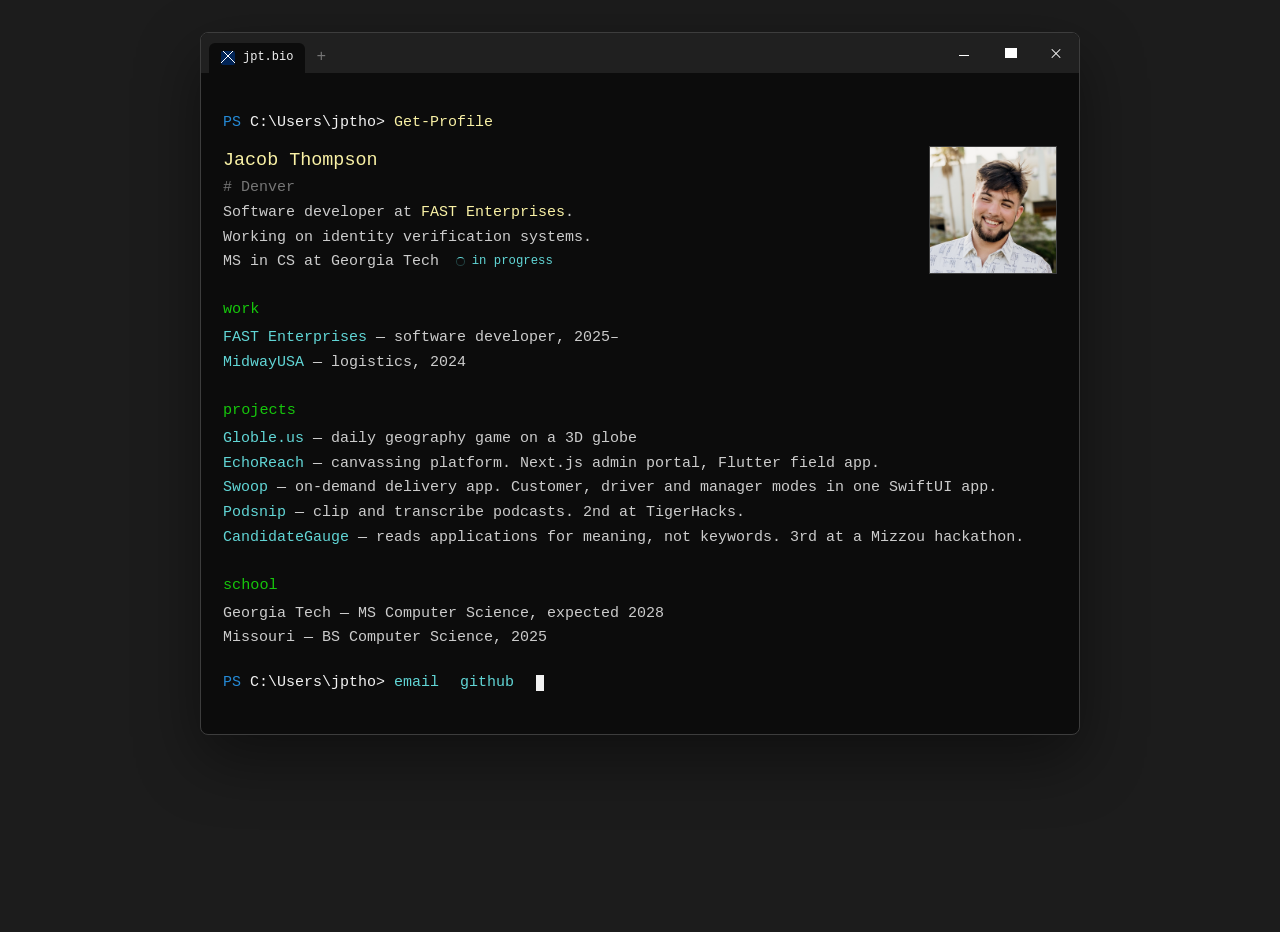
<file: index.html>
<!doctype html>
<html lang="en">
<head>
    <script async src="https://www.googletagmanager.com/gtag/js?id=G-1C7CCE40WL"></script>
    <script>
        window.dataLayer = window.dataLayer || [];
        function gtag() { dataLayer.push(arguments); }
        gtag('js', new Date());
        gtag('config', 'G-1C7CCE40WL');
    </script>

    <meta charset="utf-8">
    <meta name="viewport" content="width=device-width, initial-scale=1">
    <meta name="theme-color" content="#0c0c0c">
    <meta name="description" content="Jacob Thompson, software developer at FAST Enterprises.">
    <meta property="og:site_name" content="Jacob Thompson">
    <meta property="og:title" content="Jacob Thompson">
    <meta property="og:type" content="website">
    <meta property="og:description" content="Software developer at FAST Enterprises.">
    <meta property="og:image" content="https://jpt.bio/assets/images/card.png">
    <meta property="og:url" content="https://jpt.bio">
    <meta name="twitter:card" content="summary_large_image">
    <link rel="canonical" href="https://jpt.bio/">
    <link rel="icon" href="favicon.svg" type="image/svg+xml">
    <link rel="apple-touch-icon" href="favicon.svg">
    <link rel="stylesheet" href="assets/css/reset.css">
    <link rel="stylesheet" href="assets/css/main.css">
    <title>Jacob Thompson</title>
</head>
<body>
    <a class="skip-link" href="#content">Skip to content</a>

    <div class="ps-window">
        <div class="titlebar">
            <div class="tabs">
                <span class="tab is-open">
                    <span class="ps-icon" aria-hidden="true"></span>
                    jpt.bio
                </span>
                <span class="new-tab" aria-hidden="true">+</span>
            </div>
            <div class="win-controls" aria-hidden="true">
                <span class="min"></span>
                <span class="max"></span>
                <span class="close"></span>
            </div>
        </div>

        <main id="content" class="console">
            <p class="prompt"><span class="ps">PS</span> C:\Users\jptho&gt; <span class="cmd">Get-Profile</span></p>

            <article class="output">
                <figure class="portrait">
                    <img src="assets/images/card.png" alt="Jacob Thompson smiling outdoors">
                </figure>

                <h1>Jacob Thompson</h1>
                <p class="comment"># Denver</p>
                <p>Software developer at <span class="str">FAST Enterprises</span>.</p>
                <p>Working on identity verification systems.</p>
                <p>MS in CS at Georgia Tech <span class="progress" role="status"><span class="spinner" aria-hidden="true"></span>in progress</span></p>

                <h2 id="work"><span class="kw">work</span></h2>
                <p><span class="fn">FAST Enterprises</span> — software developer, 2025–</p>
                <p><span class="fn">MidwayUSA</span> — logistics, 2024</p>

                <h2 id="projects"><span class="kw">projects</span></h2>
                <p><a href="https://globle.us" target="_blank" rel="noopener noreferrer"><span class="fn">Globle.us</span></a> — daily geography game on a 3D globe</p>
                <p><a href="/echo/"><span class="fn">EchoReach</span></a> — canvassing platform. Next.js admin portal, Flutter field app.</p>
                <p><a href="/swoop/"><span class="fn">Swoop</span></a> — on-demand delivery app. Customer, driver and manager modes in one SwiftUI app.</p>
                <p><a href="https://devpost.com/software/podsnip" target="_blank" rel="noopener noreferrer"><span class="fn">Podsnip</span></a> — clip and transcribe podcasts. 2nd at TigerHacks.</p>
                <p><span class="fn">CandidateGauge</span> — reads applications for meaning, not keywords. 3rd at a Mizzou hackathon.</p>

                <h2 id="school"><span class="kw">school</span></h2>
                <p>Georgia Tech — MS Computer Science, expected 2028</p>
                <p>Missouri — BS Computer Science, 2025</p>
            </article>

            <p class="prompt"><span class="ps">PS</span> C:\Users\jptho&gt; <a href="mailto:jptho@proton.me">email</a> <a href="https://github.com/jkpth" target="_blank" rel="noopener noreferrer">github</a> <span class="caret" aria-hidden="true"></span></p>
        </main>
    </div>
</body>
</html>
</file>
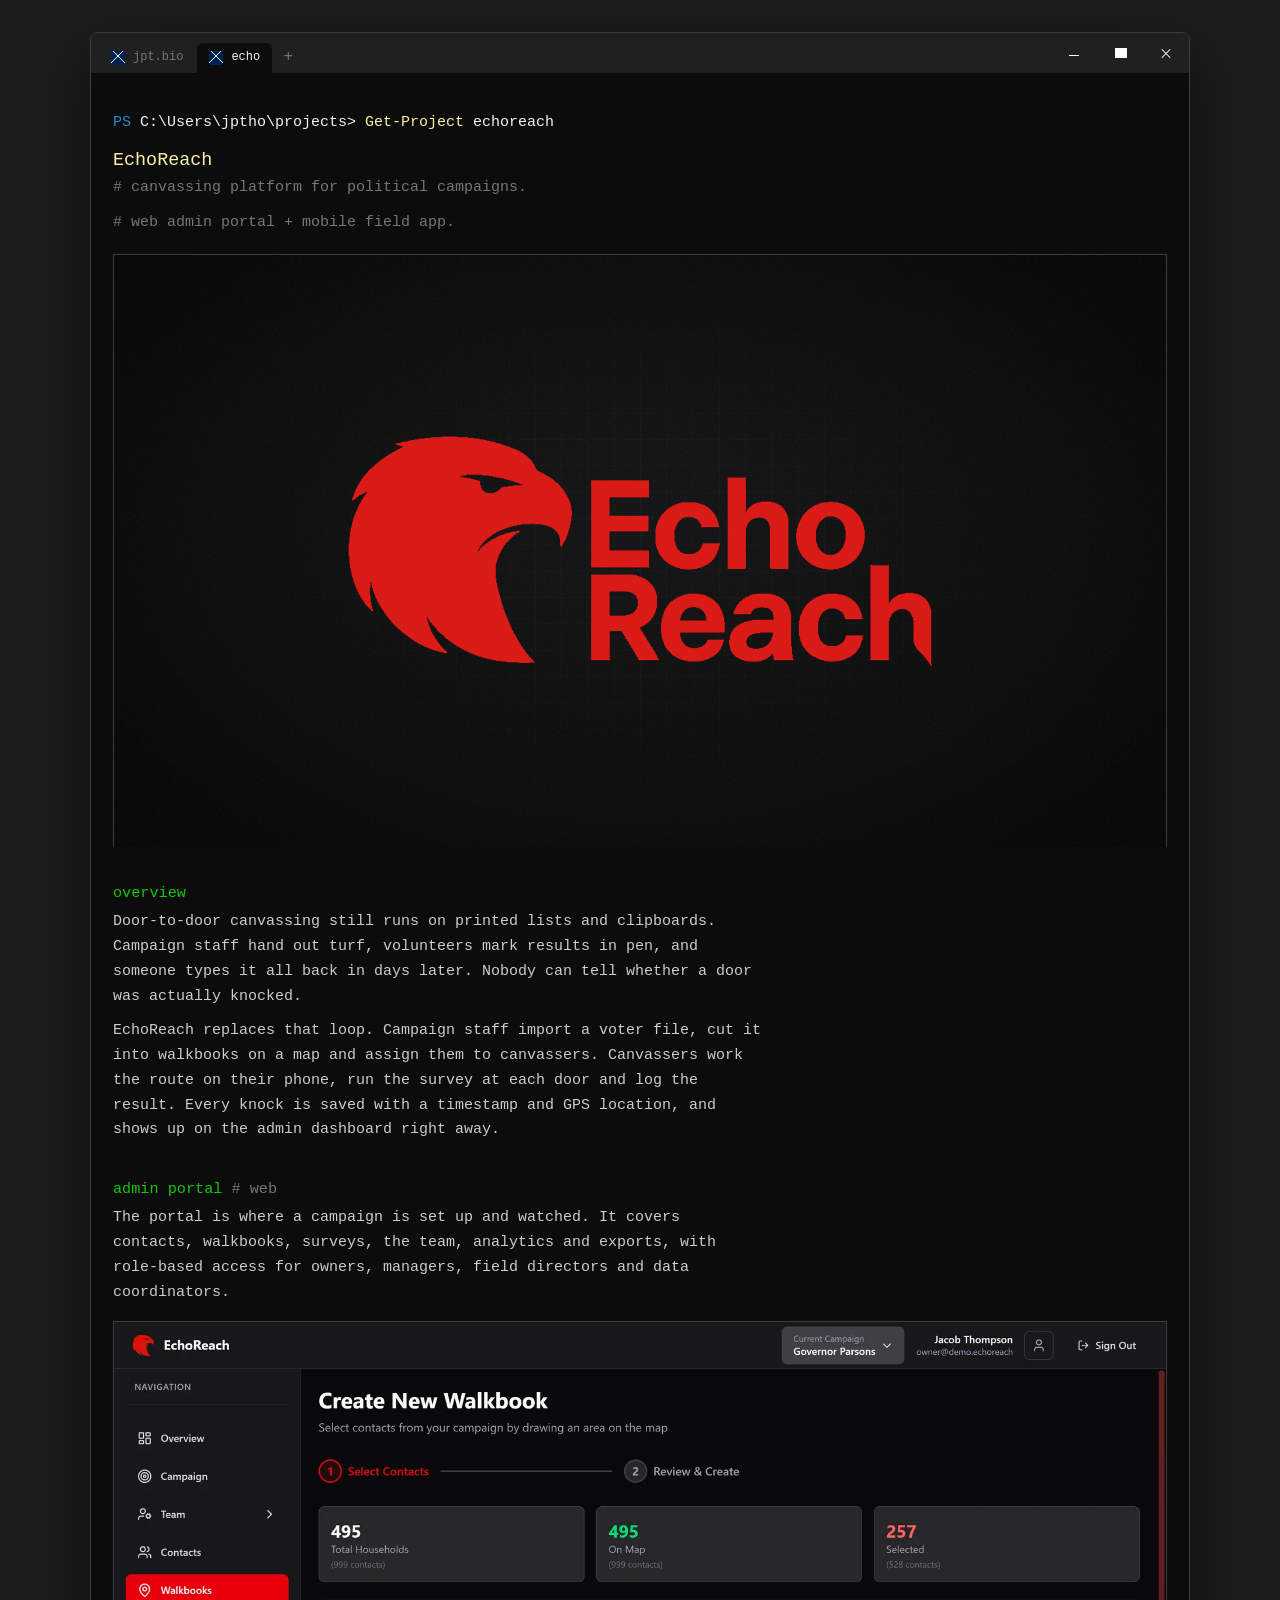
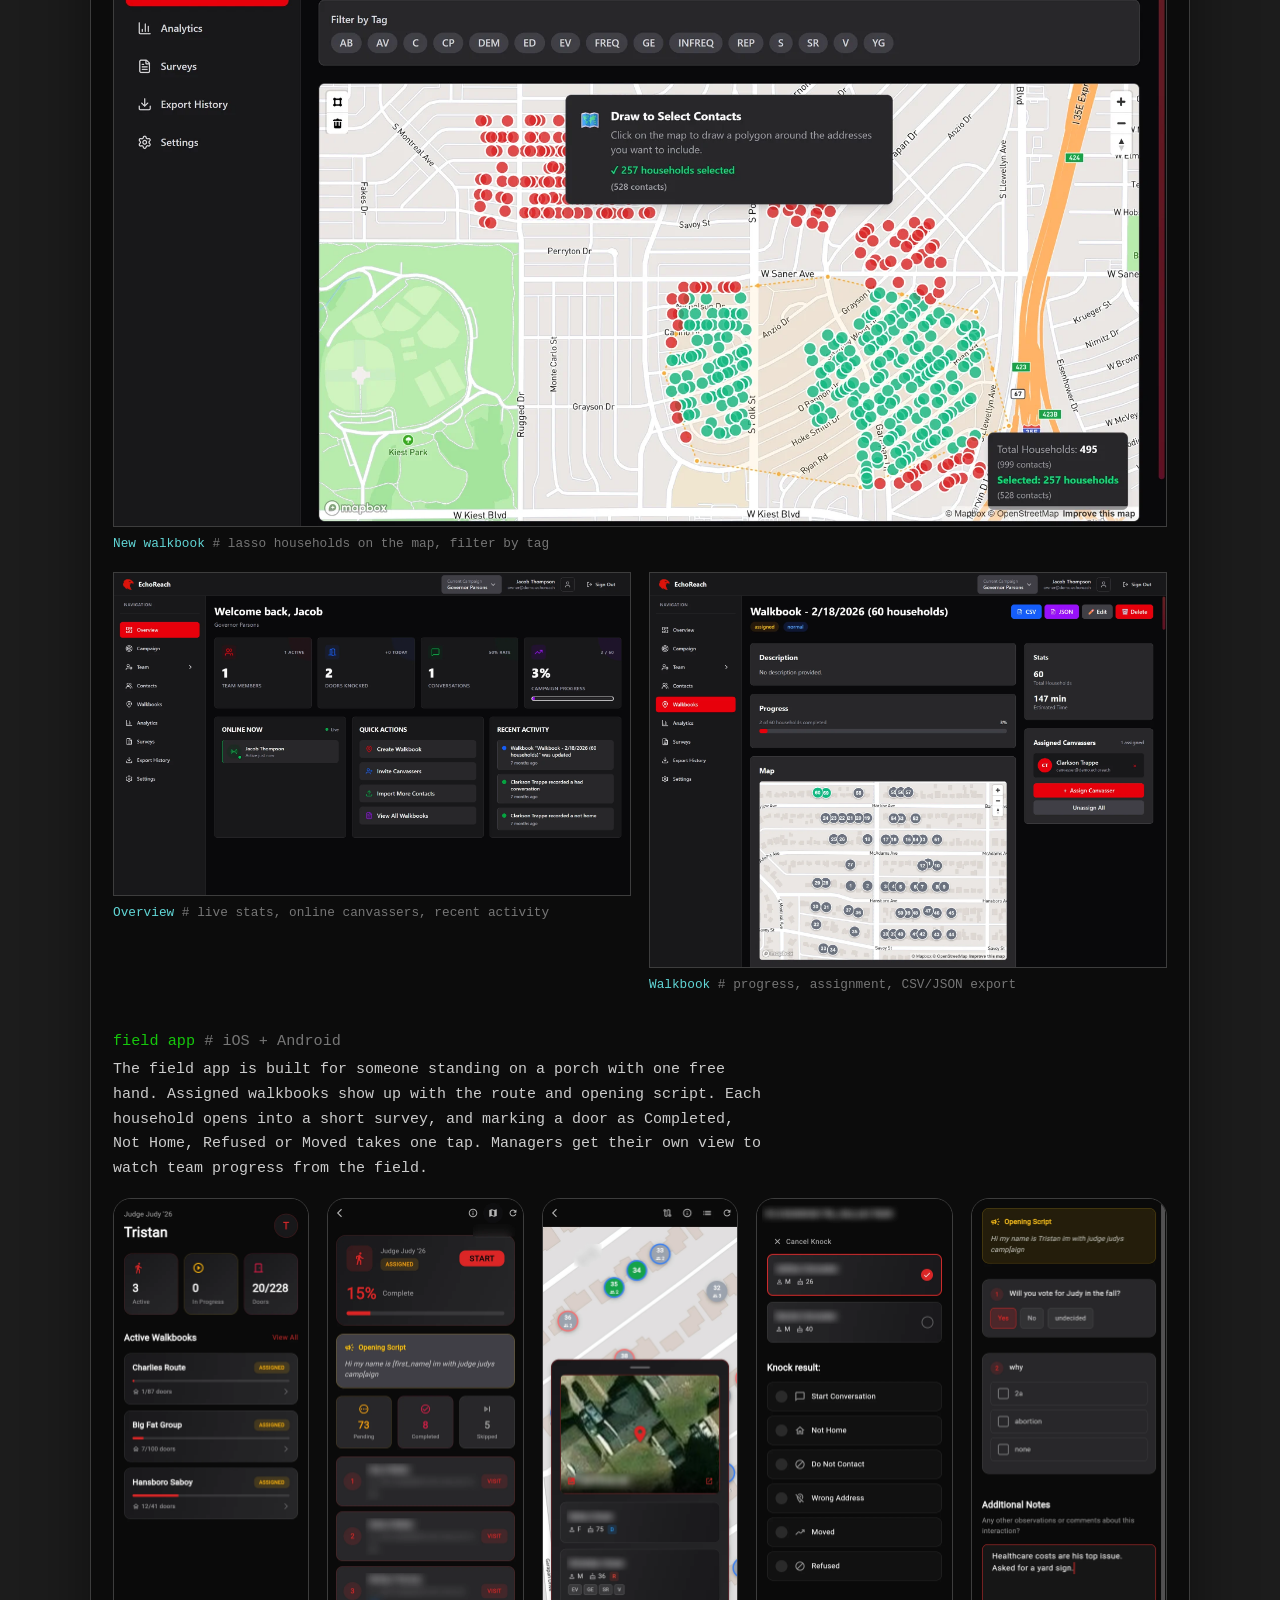
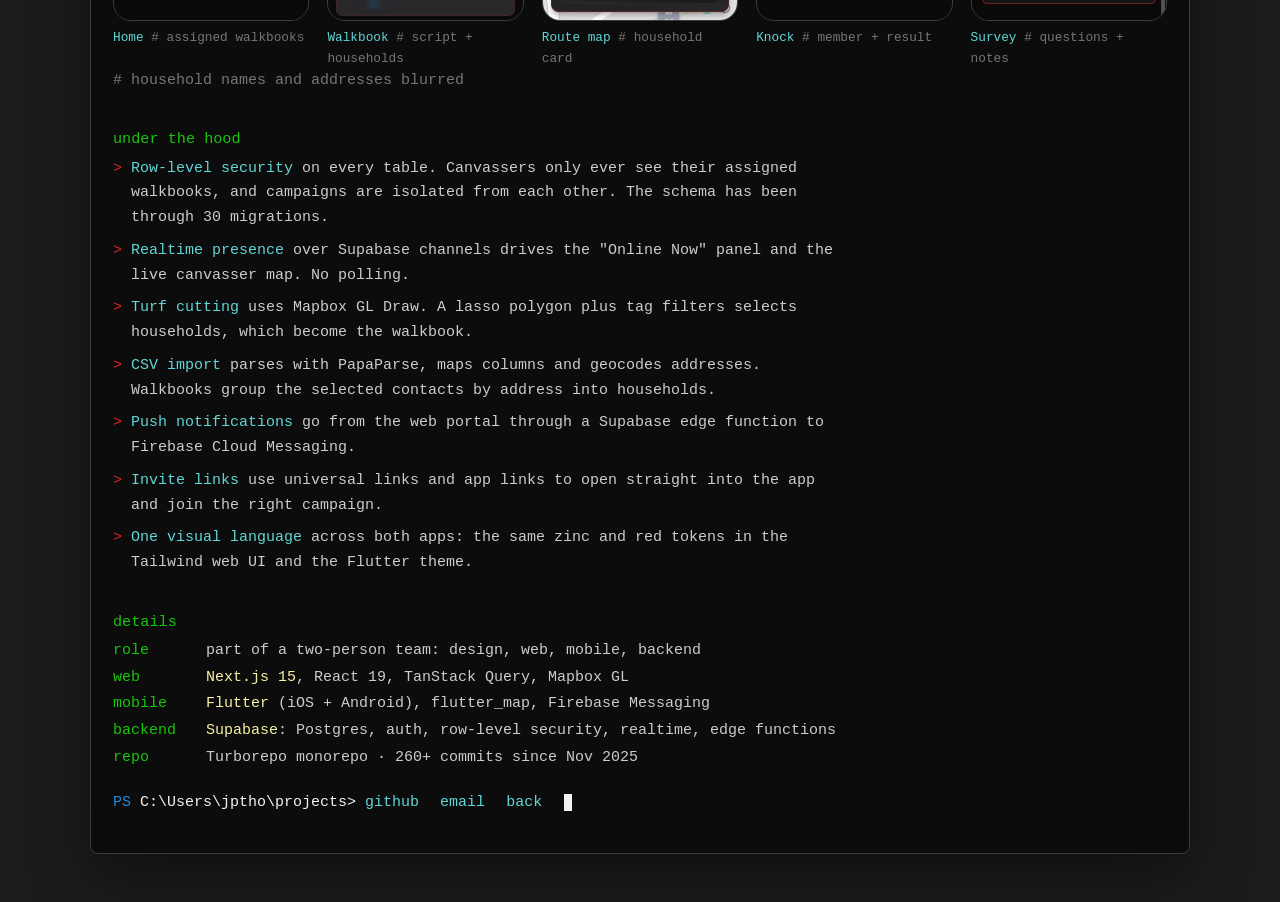
<file: echo/index.html>
<!doctype html>
<html lang="en">
<head>
    <script async src="https://www.googletagmanager.com/gtag/js?id=G-1C7CCE40WL"></script>
    <script>
        window.dataLayer = window.dataLayer || [];
        function gtag() { dataLayer.push(arguments); }
        gtag('js', new Date());
        gtag('config', 'G-1C7CCE40WL');
    </script>

    <meta charset="utf-8">
    <meta name="viewport" content="width=device-width, initial-scale=1">
    <meta name="theme-color" content="#0c0c0c">
    <meta name="description" content="EchoReach: a political canvassing platform with a Next.js admin portal and a Flutter field app, built by Jacob Thompson.">
    <meta property="og:site_name" content="Jacob Thompson">
    <meta property="og:title" content="EchoReach · Jacob Thompson">
    <meta property="og:type" content="website">
    <meta property="og:description" content="Canvassing platform: Next.js admin portal, Flutter field app, Supabase backend.">
    <meta property="og:image" content="https://jpt.bio/echo/img/lockup.png">
    <meta property="og:url" content="https://jpt.bio/echo/">
    <meta name="twitter:card" content="summary_large_image">
    <link rel="canonical" href="https://jpt.bio/echo/">
    <link rel="icon" href="img/eagle.png">
    <link rel="stylesheet" href="../assets/css/reset.css">
    <link rel="stylesheet" href="../assets/css/main.css">
    <link rel="stylesheet" href="echo.css">
    <title>EchoReach · Jacob Thompson</title>
</head>
<body>
    <a class="skip-link" href="#content">Skip to content</a>

    <div class="ps-window wide">
        <div class="titlebar">
            <div class="tabs">
                <a class="tab is-back" href="/">
                    <span class="ps-icon" aria-hidden="true"></span>
                    jpt.bio
                </a>
                <span class="tab is-open">
                    <span class="ps-icon" aria-hidden="true"></span>
                    echo
                </span>
                <span class="new-tab" aria-hidden="true">+</span>
            </div>
            <div class="win-controls" aria-hidden="true">
                <span class="min"></span>
                <span class="max"></span>
                <span class="close"></span>
            </div>
        </div>

        <main id="content" class="console">
            <p class="prompt"><span class="ps">PS</span> C:\Users\jptho\projects&gt; <span class="cmd">Get-Project</span> echoreach</p>

            <article class="output">
                <h1>EchoReach</h1>
                <p class="comment"># canvassing platform for political campaigns.</p>
                <p class="comment"># web admin portal + mobile field app.</p>

                <figure class="promo">
                    <iframe src="promo.html" title="EchoReach promo animation" allow="fullscreen" allowfullscreen loading="eager"></iframe>
                </figure>

                <h2 id="overview"><span class="kw">overview</span></h2>
                <p>Door-to-door canvassing still runs on printed lists and clipboards. Campaign staff hand out turf, volunteers mark results in pen, and someone types it all back in days later. Nobody can tell whether a door was actually knocked.</p>
                <p>EchoReach replaces that loop. Campaign staff import a voter file, cut it into walkbooks on a map and assign them to canvassers. Canvassers work the route on their phone, run the survey at each door and log the result. Every knock is saved with a timestamp and GPS location, and shows up on the admin dashboard right away.</p>

                <h2 id="web"><span class="kw">admin portal</span> <span class="comment"># web</span></h2>
                <p>The portal is where a campaign is set up and watched. It covers contacts, walkbooks, surveys, the team, analytics and exports, with role-based access for owners, managers, field directors and data coordinators.</p>

                <div class="shots web">
                    <figure class="shot wide-shot">
                        <img src="shots/web-walkbook-new.webp" alt="Walkbook builder: a lasso drawn on the map selects 257 households, shown in green" width="1800" height="1375" loading="lazy">
                        <figcaption><span class="fn">New walkbook</span> # lasso households on the map, filter by tag</figcaption>
                    </figure>
                    <figure class="shot">
                        <img src="shots/web-dashboard.webp" alt="Overview dashboard with team members, doors knocked, conversations, campaign progress and who is online" width="1800" height="1125" loading="lazy">
                        <figcaption><span class="fn">Overview</span> # live stats, online canvassers, recent activity</figcaption>
                    </figure>
                    <figure class="shot">
                        <img src="shots/web-walkbook-detail.webp" alt="Walkbook detail with progress, estimated time, assigned canvasser and a numbered household map" width="1800" height="1375" loading="lazy">
                        <figcaption><span class="fn">Walkbook</span> # progress, assignment, CSV/JSON export</figcaption>
                    </figure>
                </div>

                <h2 id="mobile"><span class="kw">field app</span> <span class="comment"># iOS + Android</span></h2>
                <p>The field app is built for someone standing on a porch with one free hand. Assigned walkbooks show up with the route and opening script. Each household opens into a short survey, and marking a door as Completed, Not Home, Refused or Moved takes one tap. Managers get their own view to watch team progress from the field.</p>

                <div class="shots phones">
                    <figure class="shot phone-shot">
                        <img src="shots/mobile-walkbooks.webp" alt="Canvasser home screen with active walkbooks and door counts" width="780" height="1688" loading="lazy">
                        <figcaption><span class="fn">Home</span> # assigned walkbooks</figcaption>
                    </figure>
                    <figure class="shot phone-shot">
                        <img src="shots/mobile-walkbook.webp" alt="Walkbook screen with progress, opening script and household list" width="780" height="1688" loading="lazy">
                        <figcaption><span class="fn">Walkbook</span> # script + households</figcaption>
                    </figure>
                    <figure class="shot phone-shot">
                        <img src="shots/mobile-map.webp" alt="Zoomed walkbook map with household pins and a household card showing a satellite view and its members" width="780" height="1688" loading="lazy">
                        <figcaption><span class="fn">Route map</span> # household card</figcaption>
                    </figure>
                    <figure class="shot phone-shot">
                        <img src="shots/mobile-knock.webp" alt="Knock screen: pick the household member, then the knock result" width="780" height="1688" loading="lazy">
                        <figcaption><span class="fn">Knock</span> # member + result</figcaption>
                    </figure>
                    <figure class="shot phone-shot">
                        <img src="shots/mobile-survey.webp" alt="Household survey being filled out: opening script, a yes/no question answered Yes, a follow-up question and a typed note" width="780" height="1688" loading="lazy">
                        <figcaption><span class="fn">Survey</span> # questions + notes</figcaption>
                    </figure>
                </div>
                <p class="comment"># household names and addresses blurred</p>

                <h2 id="build"><span class="kw">under the hood</span></h2>
                <ul class="notes">
                    <li><span class="fn">Row-level security</span> on every table. Canvassers only ever see their assigned walkbooks, and campaigns are isolated from each other. The schema has been through 30 migrations.</li>
                    <li><span class="fn">Realtime presence</span> over Supabase channels drives the "Online Now" panel and the live canvasser map. No polling.</li>
                    <li><span class="fn">Turf cutting</span> uses Mapbox GL Draw. A lasso polygon plus tag filters selects households, which become the walkbook.</li>
                    <li><span class="fn">CSV import</span> parses with PapaParse, maps columns and geocodes addresses. Walkbooks group the selected contacts by address into households.</li>
                    <li><span class="fn">Push notifications</span> go from the web portal through a Supabase edge function to Firebase Cloud Messaging.</li>
                    <li><span class="fn">Invite links</span> use universal links and app links to open straight into the app and join the right campaign.</li>
                    <li><span class="fn">One visual language</span> across both apps: the same zinc and red tokens in the Tailwind web UI and the Flutter theme.</li>
                </ul>

                <h2 id="details"><span class="kw">details</span></h2>
                <dl class="facts">
                    <div><dt>role</dt><dd>part of a two-person team: design, web, mobile, backend</dd></div>
                    <div><dt>web</dt><dd><span class="str">Next.js 15</span>, React 19, TanStack Query, Mapbox GL</dd></div>
                    <div><dt>mobile</dt><dd><span class="str">Flutter</span> (iOS + Android), flutter_map, Firebase Messaging</dd></div>
                    <div><dt>backend</dt><dd><span class="str">Supabase</span>: Postgres, auth, row-level security, realtime, edge functions</dd></div>
                    <div><dt>repo</dt><dd>Turborepo monorepo · 260+ commits since Nov 2025</dd></div>
                </dl>
            </article>

            <p class="prompt"><span class="ps">PS</span> C:\Users\jptho\projects&gt; <a href="https://github.com/jkpth" target="_blank" rel="noopener noreferrer">github</a> <a href="mailto:jptho@proton.me">email</a> <a href="/">back</a> <span class="caret" aria-hidden="true"></span></p>
        </main>
    </div>

    <dialog class="viewer" id="viewer" aria-label="Screenshot viewer">
        <figure>
            <img id="viewerImg" alt="">
            <figcaption id="viewerCap"></figcaption>
        </figure>
        <button class="v-btn v-prev" id="viewerPrev" aria-label="Previous screenshot">&lt;</button>
        <button class="v-btn v-next" id="viewerNext" aria-label="Next screenshot">&gt;</button>
        <button class="v-btn v-close" id="viewerClose" aria-label="Close">×</button>
    </dialog>

    <script>
        // Click a screenshot to view it large; arrows step through, Esc or a click outside closes.
        (function () {
            var imgs = Array.prototype.slice.call(document.querySelectorAll('.shot img'));
            var dlg = document.getElementById('viewer'), big = document.getElementById('viewerImg'), cap = document.getElementById('viewerCap');
            var cur = 0;
            function show(i) {
                cur = (i + imgs.length) % imgs.length;
                var img = imgs[cur];
                big.src = img.currentSrc || img.src;
                big.alt = img.alt;
                big.classList.toggle('tall', img.naturalHeight > img.naturalWidth);
                cap.innerHTML = img.closest('figure').querySelector('figcaption').innerHTML;
            }
            imgs.forEach(function (img, i) {
                img.tabIndex = 0;
                img.setAttribute('role', 'button');
                img.addEventListener('click', function () { show(i); dlg.showModal(); });
                img.addEventListener('keydown', function (e) { if (e.key === 'Enter' || e.key === ' ') { e.preventDefault(); show(i); dlg.showModal(); } });
            });
            document.getElementById('viewerPrev').addEventListener('click', function () { show(cur - 1); });
            document.getElementById('viewerNext').addEventListener('click', function () { show(cur + 1); });
            document.getElementById('viewerClose').addEventListener('click', function () { dlg.close(); });
            dlg.addEventListener('click', function (e) { if (e.target === dlg || e.target.tagName === 'FIGURE') dlg.close(); });
            dlg.addEventListener('keydown', function (e) {
                if (e.key === 'ArrowLeft') show(cur - 1);
                if (e.key === 'ArrowRight') show(cur + 1);
            });
        })();

        // Until a screenshot file exists, show a labeled slot instead of a broken image.
        document.querySelectorAll('.shot img').forEach(function (img) {
            function missing() {
                var slot = document.createElement('div');
                slot.className = 'slot';
                slot.textContent = img.getAttribute('src');
                img.replaceWith(slot);
            }
            if (img.complete && img.naturalWidth === 0) missing();
            else img.addEventListener('error', missing);
        });
    </script>
</body>
</html>
</file>
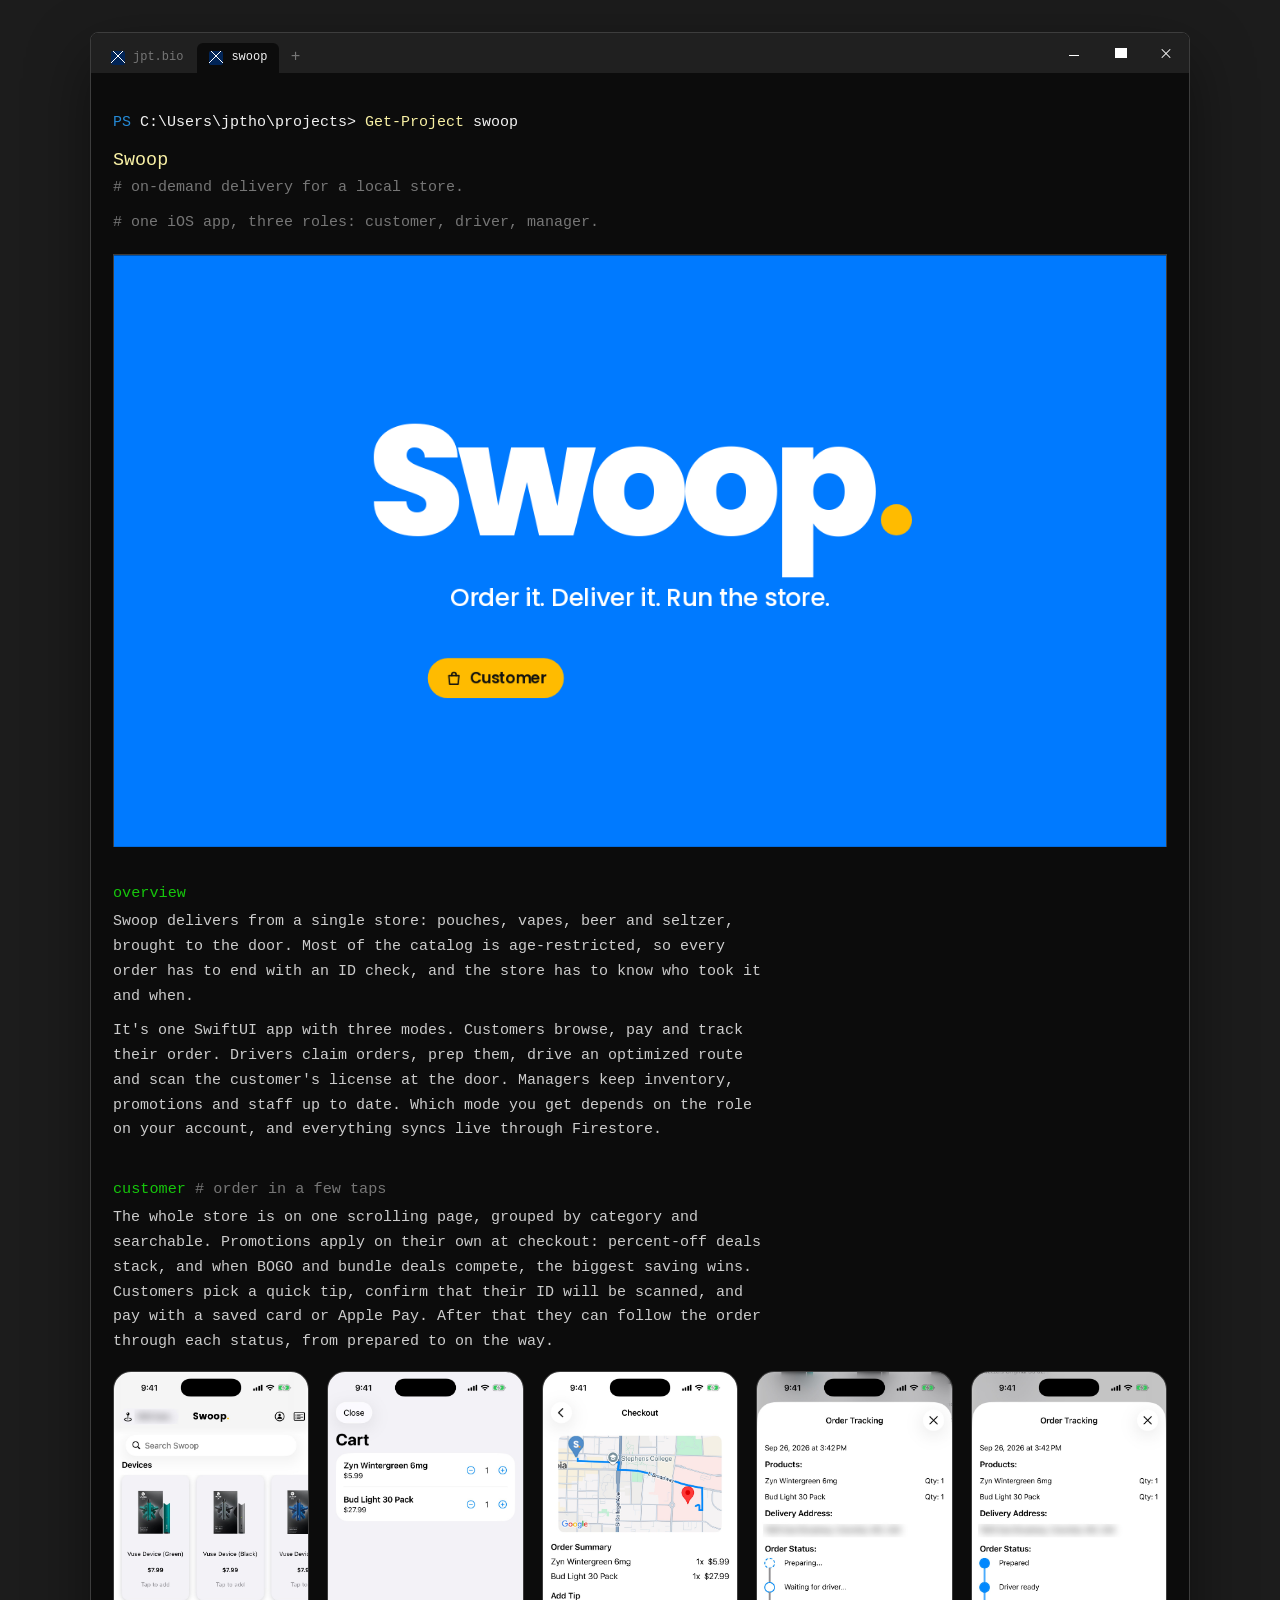
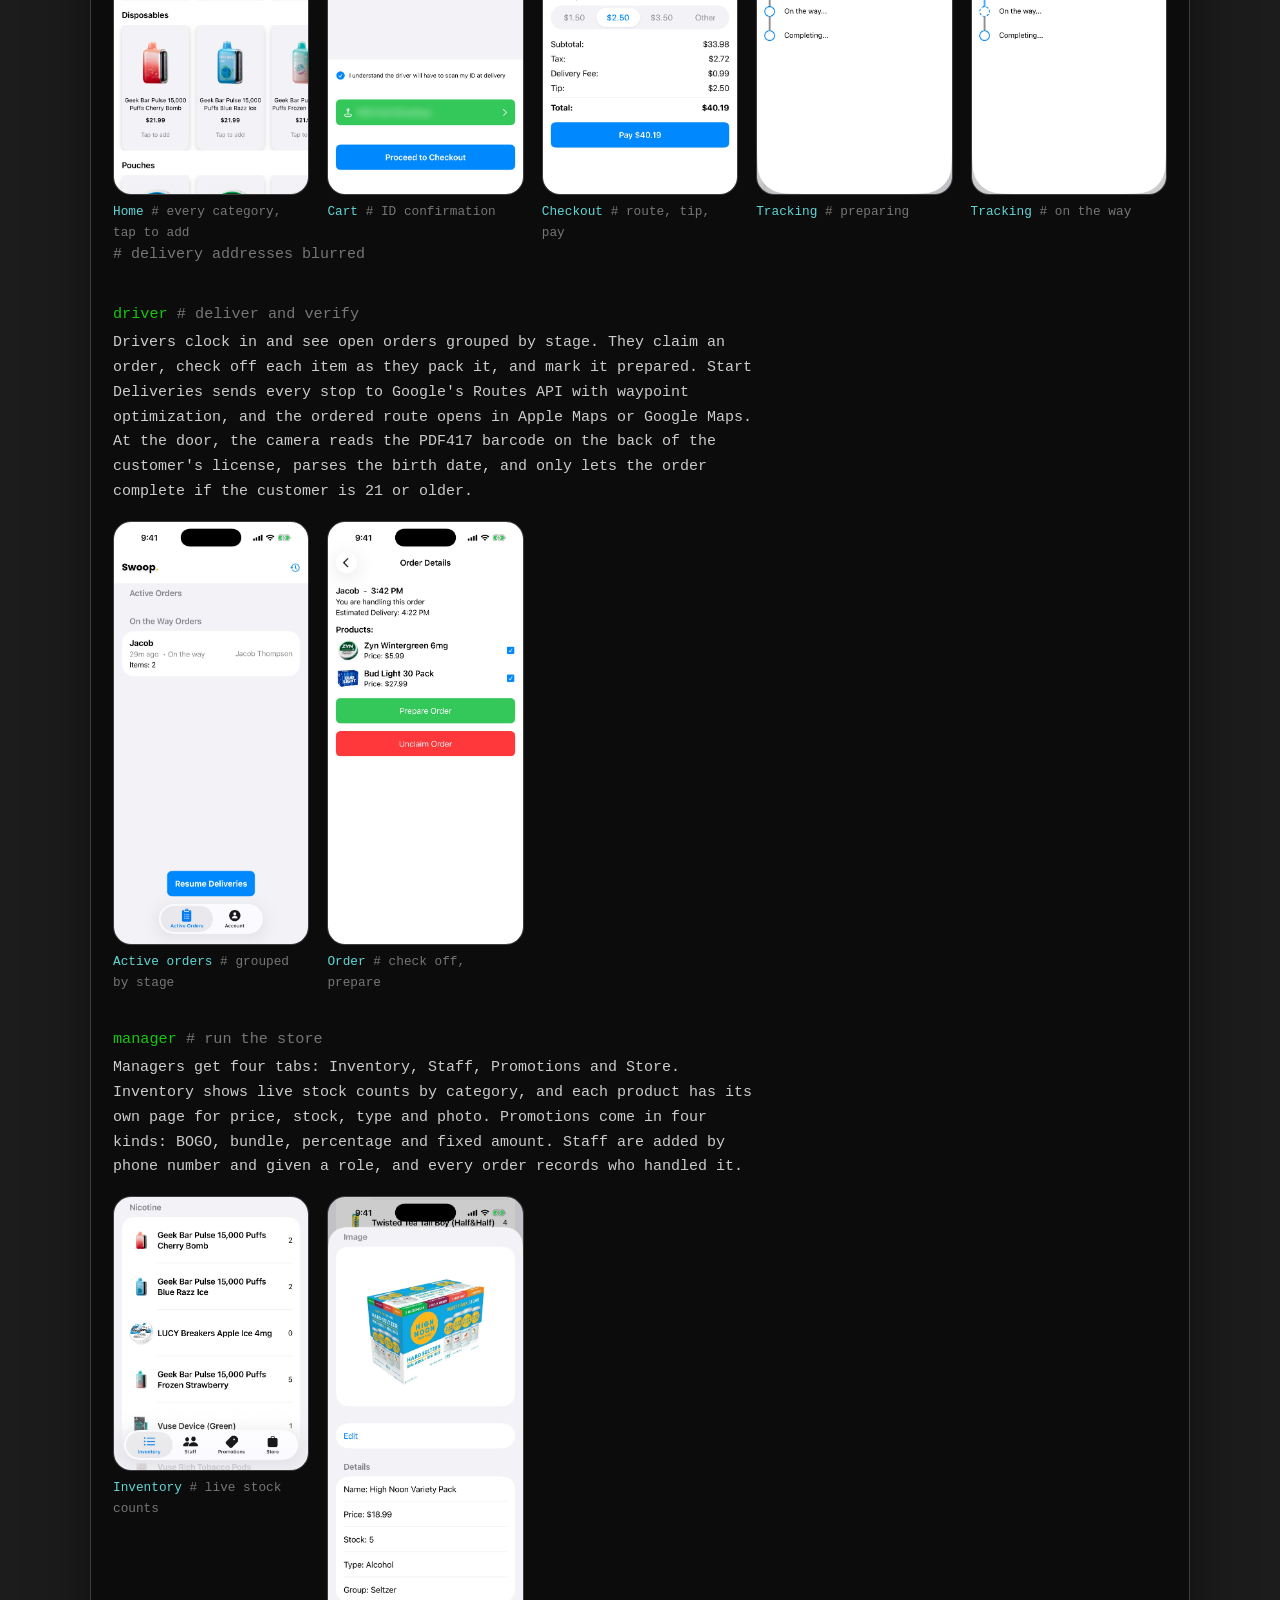
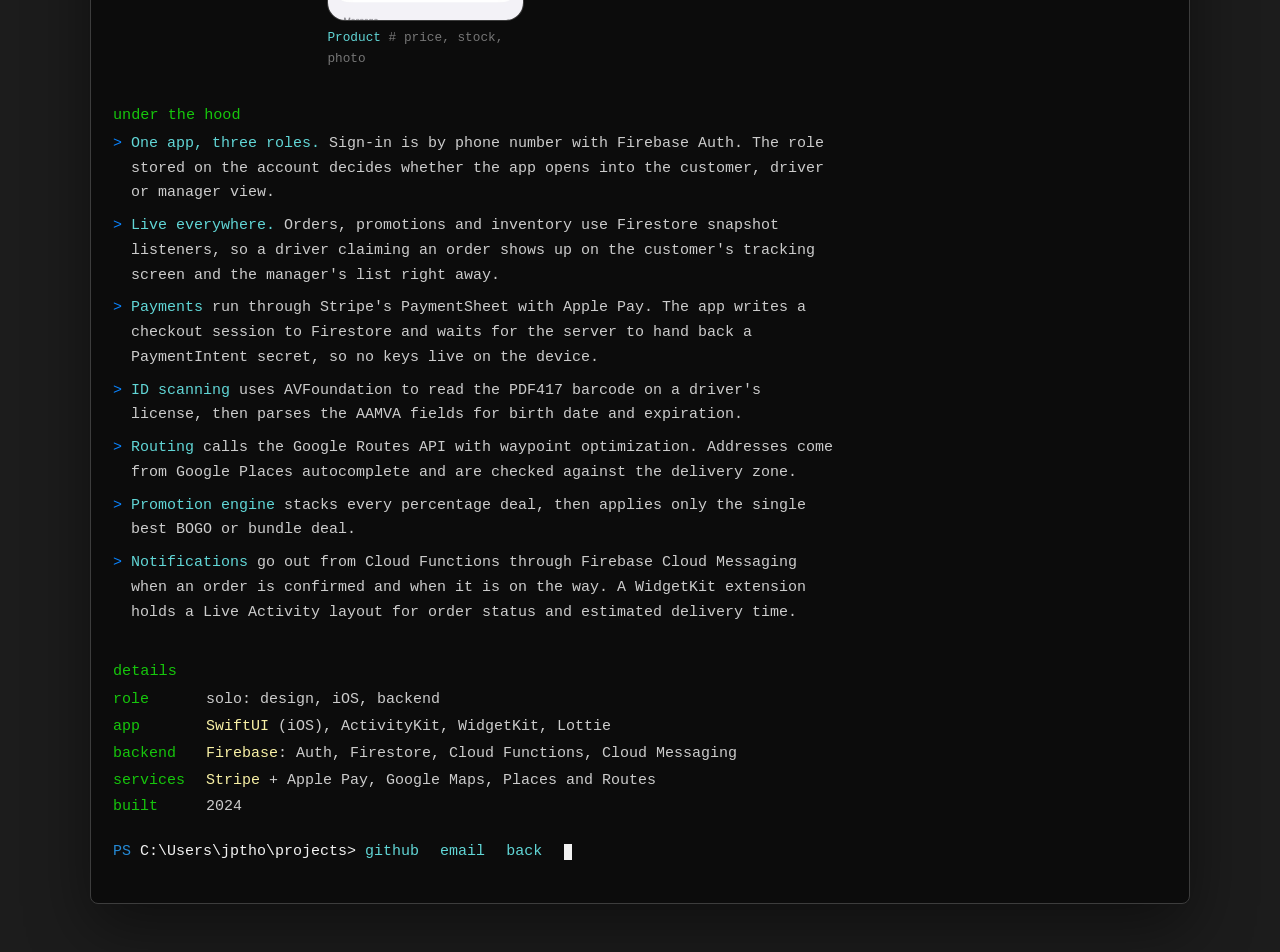
<file: swoop/index.html>
<!doctype html>
<html lang="en">
<head>
    <script async src="https://www.googletagmanager.com/gtag/js?id=G-1C7CCE40WL"></script>
    <script>
        window.dataLayer = window.dataLayer || [];
        function gtag() { dataLayer.push(arguments); }
        gtag('js', new Date());
        gtag('config', 'G-1C7CCE40WL');
    </script>

    <meta charset="utf-8">
    <meta name="viewport" content="width=device-width, initial-scale=1">
    <meta name="theme-color" content="#0c0c0c">
    <meta name="description" content="Swoop: an on-demand delivery app for a local store, with customer, driver and manager modes in one SwiftUI app, built by Jacob Thompson.">
    <meta property="og:site_name" content="Jacob Thompson">
    <meta property="og:title" content="Swoop · Jacob Thompson">
    <meta property="og:type" content="website">
    <meta property="og:description" content="On-demand delivery app: SwiftUI, Firebase, Stripe, Google Maps.">
    <meta property="og:image" content="https://jpt.bio/swoop/img/icon.png">
    <meta property="og:url" content="https://jpt.bio/swoop/">
    <meta name="twitter:card" content="summary">
    <link rel="canonical" href="https://jpt.bio/swoop/">
    <link rel="icon" href="img/icon.png">
    <link rel="stylesheet" href="../assets/css/reset.css">
    <link rel="stylesheet" href="../assets/css/main.css">
    <link rel="stylesheet" href="swoop.css">
    <title>Swoop · Jacob Thompson</title>
</head>
<body>
    <a class="skip-link" href="#content">Skip to content</a>

    <div class="ps-window wide">
        <div class="titlebar">
            <div class="tabs">
                <a class="tab is-back" href="/">
                    <span class="ps-icon" aria-hidden="true"></span>
                    jpt.bio
                </a>
                <span class="tab is-open">
                    <span class="ps-icon" aria-hidden="true"></span>
                    swoop
                </span>
                <span class="new-tab" aria-hidden="true">+</span>
            </div>
            <div class="win-controls" aria-hidden="true">
                <span class="min"></span>
                <span class="max"></span>
                <span class="close"></span>
            </div>
        </div>

        <main id="content" class="console">
            <p class="prompt"><span class="ps">PS</span> C:\Users\jptho\projects&gt; <span class="cmd">Get-Project</span> swoop</p>

            <article class="output">
                <h1>Swoop</h1>
                <p class="comment"># on-demand delivery for a local store.</p>
                <p class="comment"># one iOS app, three roles: customer, driver, manager.</p>

                <figure class="promo">
                    <iframe src="promo.html" title="Swoop promo animation" allow="fullscreen" allowfullscreen loading="eager"></iframe>
                </figure>

                <h2 id="overview"><span class="kw">overview</span></h2>
                <p>Swoop delivers from a single store: pouches, vapes, beer and seltzer, brought to the door. Most of the catalog is age-restricted, so every order has to end with an ID check, and the store has to know who took it and when.</p>
                <p>It's one SwiftUI app with three modes. Customers browse, pay and track their order. Drivers claim orders, prep them, drive an optimized route and scan the customer's license at the door. Managers keep inventory, promotions and staff up to date. Which mode you get depends on the role on your account, and everything syncs live through Firestore.</p>

                <h2 id="customer"><span class="kw">customer</span> <span class="comment"># order in a few taps</span></h2>
                <p>The whole store is on one scrolling page, grouped by category and searchable. Promotions apply on their own at checkout: percent-off deals stack, and when BOGO and bundle deals compete, the biggest saving wins. Customers pick a quick tip, confirm that their ID will be scanned, and pay with a saved card or Apple Pay. After that they can follow the order through each status, from prepared to on the way.</p>

                <div class="shots phones">
                    <figure class="shot phone-shot">
                        <img src="shots/customer-home.jpg" alt="Customer home screen with search and horizontal rows of Devices and Disposables, each tile showing a price and Tap to add" width="1206" height="2622" loading="lazy">
                        <figcaption><span class="fn">Home</span> # every category, tap to add</figcaption>
                    </figure>
                    <figure class="shot phone-shot">
                        <img src="shots/customer-cart.jpg" alt="Cart with two items, quantity steppers and a checked box confirming the driver will scan the customer's ID" width="1206" height="2622" loading="lazy">
                        <figcaption><span class="fn">Cart</span> # ID confirmation</figcaption>
                    </figure>
                    <figure class="shot phone-shot">
                        <img src="shots/customer-checkout.jpg" alt="Checkout with a route map from the store, order summary, a $2.50 tip selected, totals and a Pay button" width="1206" height="2622" loading="lazy">
                        <figcaption><span class="fn">Checkout</span> # route, tip, pay</figcaption>
                    </figure>
                    <figure class="shot phone-shot">
                        <img src="shots/customer-tracking-preparing.jpg" alt="Order tracking just after ordering, with Preparing as the current step" width="1206" height="2622" loading="lazy">
                        <figcaption><span class="fn">Tracking</span> # preparing</figcaption>
                    </figure>
                    <figure class="shot phone-shot">
                        <img src="shots/customer-tracking-onway.jpg" alt="The same order later, with Prepared and Driver ready complete and On the way in progress" width="1206" height="2622" loading="lazy">
                        <figcaption><span class="fn">Tracking</span> # on the way</figcaption>
                    </figure>
                </div>
                <p class="comment"># delivery addresses blurred</p>

                <h2 id="driver"><span class="kw">driver</span> <span class="comment"># deliver and verify</span></h2>
                <p>Drivers clock in and see open orders grouped by stage. They claim an order, check off each item as they pack it, and mark it prepared. Start Deliveries sends every stop to Google's Routes API with waypoint optimization, and the ordered route opens in Apple Maps or Google Maps. At the door, the camera reads the PDF417 barcode on the back of the customer's license, parses the birth date, and only lets the order complete if the customer is 21 or older.</p>

                <div class="shots phones">
                    <figure class="shot phone-shot">
                        <img src="shots/driver-orders.jpg" alt="Driver Active Orders list with one order on the way and a Resume Deliveries button" width="1206" height="2622" loading="lazy">
                        <figcaption><span class="fn">Active orders</span> # grouped by stage</figcaption>
                    </figure>
                    <figure class="shot phone-shot">
                        <img src="shots/driver-order-detail.jpg" alt="Claimed order with both items checked off, an estimated delivery time, and Prepare Order and Unclaim Order buttons" width="1206" height="2622" loading="lazy">
                        <figcaption><span class="fn">Order</span> # check off, prepare</figcaption>
                    </figure>
                </div>

                <h2 id="manager"><span class="kw">manager</span> <span class="comment"># run the store</span></h2>
                <p>Managers get four tabs: Inventory, Staff, Promotions and Store. Inventory shows live stock counts by category, and each product has its own page for price, stock, type and photo. Promotions come in four kinds: BOGO, bundle, percentage and fixed amount. Staff are added by phone number and given a role, and every order records who handled it.</p>

                <div class="shots phones">
                    <figure class="shot phone-shot">
                        <img src="shots/manager-inventory.jpg" alt="Inventory list of nicotine products with stock counts, above the Inventory, Staff, Promotions and Store tab bar" width="1206" height="1694" loading="lazy">
                        <figcaption><span class="fn">Inventory</span> # live stock counts</figcaption>
                    </figure>
                    <figure class="shot phone-shot">
                        <img src="shots/manager-product.jpg" alt="Product detail for High Noon Variety Pack: photo, Edit button, price $18.99, stock 5, type Alcohol, group Seltzer" width="1206" height="2622" loading="lazy">
                        <figcaption><span class="fn">Product</span> # price, stock, photo</figcaption>
                    </figure>
                </div>

                <h2 id="build"><span class="kw">under the hood</span></h2>
                <ul class="notes">
                    <li><span class="fn">One app, three roles.</span> Sign-in is by phone number with Firebase Auth. The role stored on the account decides whether the app opens into the customer, driver or manager view.</li>
                    <li><span class="fn">Live everywhere.</span> Orders, promotions and inventory use Firestore snapshot listeners, so a driver claiming an order shows up on the customer's tracking screen and the manager's list right away.</li>
                    <li><span class="fn">Payments</span> run through Stripe's PaymentSheet with Apple Pay. The app writes a checkout session to Firestore and waits for the server to hand back a PaymentIntent secret, so no keys live on the device.</li>
                    <li><span class="fn">ID scanning</span> uses AVFoundation to read the PDF417 barcode on a driver's license, then parses the AAMVA fields for birth date and expiration.</li>
                    <li><span class="fn">Routing</span> calls the Google Routes API with waypoint optimization. Addresses come from Google Places autocomplete and are checked against the delivery zone.</li>
                    <li><span class="fn">Promotion engine</span> stacks every percentage deal, then applies only the single best BOGO or bundle deal.</li>
                    <li><span class="fn">Notifications</span> go out from Cloud Functions through Firebase Cloud Messaging when an order is confirmed and when it is on the way. A WidgetKit extension holds a Live Activity layout for order status and estimated delivery time.</li>
                </ul>

                <h2 id="details"><span class="kw">details</span></h2>
                <dl class="facts">
                    <div><dt>role</dt><dd>solo: design, iOS, backend</dd></div>
                    <div><dt>app</dt><dd><span class="str">SwiftUI</span> (iOS), ActivityKit, WidgetKit, Lottie</dd></div>
                    <div><dt>backend</dt><dd><span class="str">Firebase</span>: Auth, Firestore, Cloud Functions, Cloud Messaging</dd></div>
                    <div><dt>services</dt><dd><span class="str">Stripe</span> + Apple Pay, Google Maps, Places and Routes</dd></div>
                    <div><dt>built</dt><dd>2024</dd></div>
                </dl>
            </article>

            <p class="prompt"><span class="ps">PS</span> C:\Users\jptho\projects&gt; <a href="https://github.com/jkpth" target="_blank" rel="noopener noreferrer">github</a> <a href="mailto:jptho@proton.me">email</a> <a href="/">back</a> <span class="caret" aria-hidden="true"></span></p>
        </main>
    </div>

    <dialog class="viewer" id="viewer" aria-label="Screenshot viewer">
        <figure>
            <img id="viewerImg" alt="">
            <figcaption id="viewerCap"></figcaption>
        </figure>
        <button class="v-btn v-prev" id="viewerPrev" aria-label="Previous screenshot">&lt;</button>
        <button class="v-btn v-next" id="viewerNext" aria-label="Next screenshot">&gt;</button>
        <button class="v-btn v-close" id="viewerClose" aria-label="Close">×</button>
    </dialog>

    <script>
        // Click a screenshot to view it large; arrows step through, Esc or a click outside closes.
        (function () {
            var imgs = Array.prototype.slice.call(document.querySelectorAll('.shot img'));
            var dlg = document.getElementById('viewer'), big = document.getElementById('viewerImg'), cap = document.getElementById('viewerCap');
            var cur = 0;
            function show(i) {
                cur = (i + imgs.length) % imgs.length;
                var img = imgs[cur];
                big.src = img.currentSrc || img.src;
                big.alt = img.alt;
                big.classList.toggle('tall', img.naturalHeight > img.naturalWidth);
                cap.innerHTML = img.closest('figure').querySelector('figcaption').innerHTML;
            }
            imgs.forEach(function (img, i) {
                img.tabIndex = 0;
                img.setAttribute('role', 'button');
                img.addEventListener('click', function () { show(i); dlg.showModal(); });
                img.addEventListener('keydown', function (e) { if (e.key === 'Enter' || e.key === ' ') { e.preventDefault(); show(i); dlg.showModal(); } });
            });
            document.getElementById('viewerPrev').addEventListener('click', function () { show(cur - 1); });
            document.getElementById('viewerNext').addEventListener('click', function () { show(cur + 1); });
            document.getElementById('viewerClose').addEventListener('click', function () { dlg.close(); });
            dlg.addEventListener('click', function (e) { if (e.target === dlg || e.target.tagName === 'FIGURE') dlg.close(); });
            dlg.addEventListener('keydown', function (e) {
                if (e.key === 'ArrowLeft') show(cur - 1);
                if (e.key === 'ArrowRight') show(cur + 1);
            });
        })();
    </script>
</body>
</html>
</file>
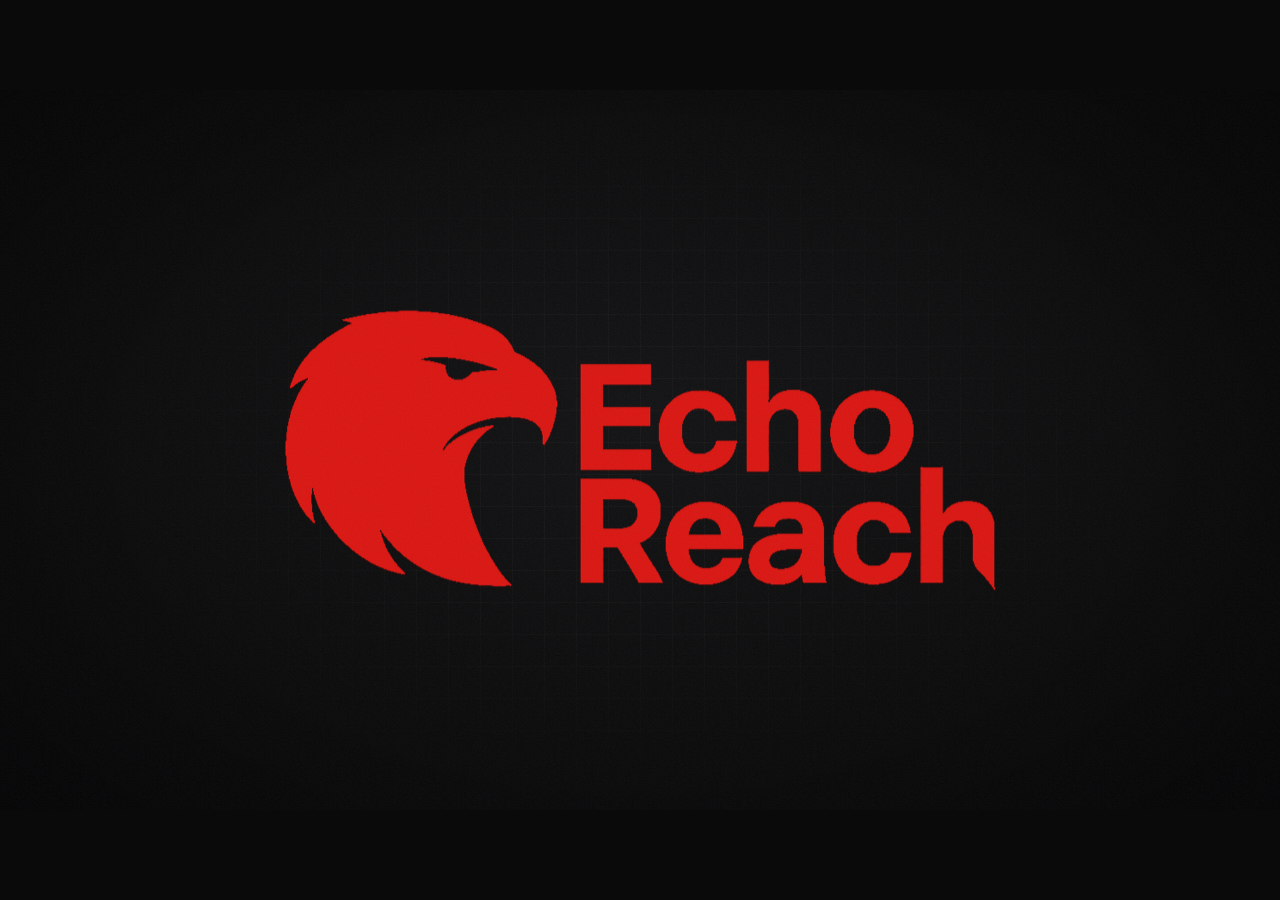
<file: echo/promo.html>
<!doctype html>
<html lang="en">
<head>
<meta charset="utf-8">
<meta name="viewport" content="width=device-width, initial-scale=1">
<title>EchoReach Promo</title>
<link rel="preconnect" href="https://fonts.googleapis.com">
<link rel="preconnect" href="https://fonts.gstatic.com" crossorigin>
<link rel="stylesheet" href="https://fonts.googleapis.com/css2?family=Archivo:wdth,wght@62..125,300..900&family=Geist:wght@300..800&family=Geist+Mono:wght@400..600&display=swap">
<style>
:root{
  color-scheme: dark;
  --ink:#060607; --bg:#0A0A0A; --surface:#18181B; --elev:#27272A; --line:#3F3F46;
  --text:#FAFAFA; --muted:#A1A1AA; --dim:#71717A; --faint:#52525B;
  --red:#DC2626; --red-hi:#EF4444; --red-lo:#991B1B;
  --green:#10B981; --amber:#F59E0B; --blue:#3B82F6; --purple:#9333EA;
  --display:"Archivo", "Arial Narrow", Impact, system-ui, sans-serif;
  --sans:"Geist", ui-sans-serif, system-ui, -apple-system, "Segoe UI", sans-serif;
  --mono:"Geist Mono", ui-monospace, "Cascadia Mono", Consolas, monospace;
}
html,body{background:var(--ink);color:var(--text)}
body{font-family:var(--sans);font-size:15px;line-height:1.5;-webkit-font-smoothing:antialiased}
.page{max-width:1240px;margin:0 auto;padding-inline:16px;padding-block:20px 40px;display:flex;flex-direction:column;gap:14px}
.masthead{display:flex;align-items:center;justify-content:space-between;gap:12px;flex-wrap:wrap}
.brand{display:flex;align-items:center;gap:10px;font-family:var(--display);font-weight:800;font-size:20px;letter-spacing:-.01em}
.brand .eagle{width:28px;height:28px}
.meta{font-family:var(--mono);font-size:12px;color:var(--dim);letter-spacing:.08em;text-transform:uppercase}

/* ---------- viewport + stage ---------- */
.viewport{position:relative;width:100%;aspect-ratio:16/9;max-width:100%;overflow:hidden;border-radius:14px;background:var(--bg);box-shadow:0 0 0 1px #1f1f23,0 30px 80px -30px rgba(220,38,38,.25)}
.viewport:fullscreen{border-radius:0;aspect-ratio:auto;width:100vw;height:100vh;background:#000}
.stage{position:absolute;left:0;top:0;width:1600px;height:900px;transform-origin:0 0;overflow:hidden;background:
  radial-gradient(1200px 700px at 50% 45%, #121214 0%, #0A0A0A 60%, #070708 100%)}
.stage *{box-sizing:border-box}
.grid-bg{position:absolute;inset:0;background-image:linear-gradient(rgba(255,255,255,.025) 1px,transparent 1px),linear-gradient(90deg,rgba(255,255,255,.025) 1px,transparent 1px);background-size:40px 40px;mask-image:radial-gradient(900px 600px at 50% 50%,#000 30%,transparent 80%);-webkit-mask-image:radial-gradient(900px 600px at 50% 50%,#000 30%,transparent 80%)}
#ripples{position:absolute;inset:0;width:1600px;height:900px;pointer-events:none}
.vignette{position:absolute;inset:0;pointer-events:none;background:radial-gradient(1100px 700px at 50% 50%,transparent 55%,rgba(0,0,0,.55) 100%);z-index:50}
.grain{position:absolute;inset:-50%;pointer-events:none;z-index:51;opacity:.06;background-image:url("data:image/svg+xml;utf8,<svg xmlns='http://www.w3.org/2000/svg' width='160' height='160'><filter id='n'><feTurbulence type='fractalNoise' baseFrequency='.9' numOctaves='2' stitchTiles='stitch'/></filter><rect width='100%' height='100%' filter='url(%23n)'/></svg>")}
.scene{position:absolute;inset:0;visibility:hidden;opacity:0}
.abs{position:absolute}

.eagle{background:url("img/eagle.png") center/contain no-repeat}
.lockup{display:block;width:100%;height:auto}
.eyebrow{font-family:var(--mono);font-size:15px;letter-spacing:.22em;text-transform:uppercase;color:var(--red-hi)}
.h-xl{font-family:var(--display);font-weight:900;font-stretch:78%;font-size:84px;line-height:.95;letter-spacing:-.01em;text-wrap:balance}
.h-lg{font-family:var(--display);font-weight:850;font-stretch:82%;font-size:64px;line-height:1;letter-spacing:-.01em;text-wrap:balance}
.sub{font-size:22px;line-height:1.45;color:var(--muted);max-width:620px}
.word{display:inline-block;will-change:transform}

/* ---------- device chrome ---------- */
.laptop{position:absolute}
.laptop .lid{position:absolute;inset:0 0 22px 0;border-radius:18px 18px 6px 6px;background:#0d0d0f;border:2px solid #34343a;padding:14px}
.laptop .lid .scr{width:100%;height:100%;border-radius:6px;background:var(--bg);overflow:hidden;position:relative}
.laptop .base{position:absolute;left:-40px;right:-40px;bottom:0;height:22px;border-radius:0 0 18px 18px;background:linear-gradient(#3a3a40,#1d1d21)}
.phone{position:absolute;border-radius:58px;background:#050505;border:3px solid #3a3a40;padding:12px;box-shadow:0 40px 80px -30px rgba(0,0,0,.8),inset 0 0 0 2px #111}
.phone .scr{position:relative;width:100%;height:100%;border-radius:46px;overflow:hidden;background:var(--bg)}
.island{position:absolute;left:50%;top:10px;width:110px;height:32px;border-radius:20px;background:#000;transform:translateX(-50%);z-index:20}
.sbar{position:absolute;left:0;right:0;top:0;height:50px;display:flex;align-items:center;justify-content:space-between;padding:6px 30px 0;font-weight:600;font-size:15px;z-index:10}
.sbar .ic{display:flex;gap:5px;align-items:center}
.sbar .ic i{display:block;background:var(--text);border-radius:2px}

/* ---------- S3 platform ---------- */
.mini-side{position:absolute;left:0;top:0;bottom:0;width:120px;background:#0f0f11;border-right:1px solid #232327;padding:14px 10px;display:flex;flex-direction:column;gap:9px}
.mini-side i{display:block;height:9px;border-radius:3px;background:#27272a}
.mini-side i.on{background:var(--red)}
.mini-main{position:absolute;left:136px;right:16px;top:16px;bottom:16px;display:grid;grid-template-columns:repeat(4,1fr);grid-template-rows:64px 1fr;gap:10px}
.mini-main .c{background:var(--surface);border:1px solid #27272a;border-radius:8px}
.mini-main .map{grid-column:1/-1;position:relative;overflow:hidden}
.dev-label{position:absolute;text-align:center;font-family:var(--mono);font-size:15px;letter-spacing:.18em;text-transform:uppercase;color:var(--muted)}
.dev-label b{display:block;font-family:var(--display);font-stretch:85%;font-size:34px;letter-spacing:-.005em;text-transform:none;color:var(--text);margin-bottom:4px}

/* ---------- S4 import ---------- */
.csv{position:absolute;left:100px;top:330px;width:730px;border:1px solid #27272a;border-radius:12px;background:#0f0f11;overflow:hidden;font-family:var(--mono);font-size:14px}
.csv .bar{display:flex;align-items:center;gap:10px;padding:12px 16px;border-bottom:1px solid #27272a;color:var(--muted)}
.csv .bar .file{color:var(--text)}
.csv .bar .pill{margin-left:auto;font-size:12px;padding:3px 9px;border-radius:99px;background:rgba(16,185,129,.12);color:var(--green)}
.csv .row{display:grid;grid-template-columns:62px 92px 100px 150px 104px 1fr;gap:10px;padding:8px 16px;border-bottom:1px solid #1c1c20;white-space:nowrap;overflow:hidden}
.csv .row.head{color:var(--dim);font-size:12px;letter-spacing:.04em;background:#131316}
.csv .row span{overflow:hidden;text-overflow:ellipsis}
.csv .tag{color:var(--amber)}
.map-wrap{position:absolute;left:880px;top:190px;width:620px;height:560px;border-radius:16px;overflow:hidden;background:#101012;border:1px solid #27272a;transform-origin:0 0;visibility:hidden;opacity:0}
.map-wrap svg{display:block}
.counter{position:absolute;left:100px;top:790px;display:flex;align-items:baseline;gap:14px}
.counter .n{font-family:var(--display);font-weight:900;font-stretch:80%;font-size:72px;line-height:1;font-variant-numeric:tabular-nums}
.counter .l{font-family:var(--mono);font-size:15px;color:var(--muted);letter-spacing:.12em;text-transform:uppercase}

/* ---------- S5 walkbook ---------- */
.panel{position:absolute;background:var(--surface);border:1px solid #27272a;border-radius:14px;padding:22px}
.panel h4{margin:0 0 14px;font-family:var(--mono);font-weight:500;font-size:13px;letter-spacing:.16em;text-transform:uppercase;color:var(--dim)}
.chips{display:flex;flex-wrap:wrap;gap:10px}
.chip{font-family:var(--mono);font-size:15px;padding:7px 14px;border-radius:99px;border:1px solid #3f3f46;color:var(--muted);background:#141417}
.chip.on{border-color:var(--red);color:#fff;background:rgba(220,38,38,.18)}
.wb-title{font-family:var(--display);font-weight:850;font-stretch:85%;font-size:40px;line-height:1.05;margin:0 0 6px}
.kv{display:grid;grid-template-columns:repeat(3,1fr);gap:12px;margin:18px 0}
.kv div{background:#111113;border:1px solid #232327;border-radius:10px;padding:12px 14px}
.kv b{display:block;font-family:var(--display);font-stretch:85%;font-size:36px;line-height:1;font-variant-numeric:tabular-nums}
.kv span{font-size:13px;color:var(--dim);text-transform:uppercase;letter-spacing:.08em}
.assign{display:flex;align-items:center;gap:14px;padding:14px;border-radius:12px;border:1px dashed #3f3f46}
.avatar{width:46px;height:46px;border-radius:50%;display:grid;place-items:center;font-weight:700;background:#27272a;color:var(--text);flex:none}
.assign .who{font-weight:600;font-size:18px}
.assign .who small{display:block;font-weight:400;font-size:14px;color:var(--dim)}
.badge{font-family:var(--mono);font-size:12px;letter-spacing:.1em;text-transform:uppercase;padding:5px 10px;border-radius:6px}
.badge.green{background:rgba(16,185,129,.14);color:var(--green)}
.badge.red{background:rgba(220,38,38,.16);color:var(--red-hi)}
.badge.amber{background:rgba(245,158,11,.14);color:var(--amber)}
.badge.zinc{background:#27272a;color:var(--muted)}
.cursor{position:absolute;width:26px;height:26px;z-index:40;pointer-events:none;filter:drop-shadow(0 3px 6px rgba(0,0,0,.6))}
.tap{position:absolute;width:56px;height:56px;margin:-28px 0 0 -28px;border-radius:50%;border:2px solid #fff;z-index:40;opacity:0;pointer-events:none}

/* ---------- S6 field app ---------- */
.appbar{position:absolute;left:0;right:0;top:50px;padding:10px 22px;display:flex;align-items:center;gap:12px}
.appbar .t{font-weight:700;font-size:21px;line-height:1.15}
.appbar .s{font-size:13px;color:var(--dim)}
.appbar .sp{margin-left:auto;display:flex;gap:10px}
.appbar .sp i{width:34px;height:34px;border-radius:10px;background:#1c1c1f;display:block}
.pscreen{position:absolute;inset:0}
.pcard{background:var(--surface);border:1px solid #27272a;border-radius:16px}
.prog{position:absolute;left:18px;right:18px;top:122px;padding:14px 16px}
.prog .top{display:flex;justify-content:space-between;align-items:baseline;font-size:14px;color:var(--muted)}
.prog .top b{font-size:22px;color:var(--text);font-variant-numeric:tabular-nums}
.bar{height:8px;border-radius:9px;background:#27272a;overflow:hidden;margin:10px 0 12px}
.bar i{display:block;height:100%;background:var(--red);border-radius:9px}
.stat3{display:flex;gap:8px;font-size:12px}
.stat3 span{flex:1;text-align:center;padding:6px 0;border-radius:8px;background:#111113;color:var(--dim)}
.stat3 b{display:block;font-size:16px;color:var(--text);font-variant-numeric:tabular-nums}
.pmap{position:absolute;left:18px;right:18px;top:262px;height:236px;border-radius:16px;overflow:hidden;background:#101012;border:1px solid #27272a}
.hlist{position:absolute;left:18px;right:18px;top:512px;display:flex;flex-direction:column;gap:10px}
.hh{display:flex;align-items:center;gap:12px;padding:12px 14px}
.hh .nm{font-weight:600;font-size:15px}
.hh .ad{font-size:12.5px;color:var(--dim)}
.hh .go{margin-left:auto;font-weight:700;font-size:12px;letter-spacing:.08em;padding:8px 12px;border-radius:9px;background:var(--red);color:#fff}
.hh .go.retry{background:rgba(245,158,11,.16);color:var(--amber)}
.pin{width:10px;height:10px;border-radius:50%;flex:none}
.scriptc{position:absolute;left:18px;right:18px;top:126px;padding:14px 16px;border-left:3px solid var(--red)}
.scriptc h5,.qc h5{margin:0 0 6px;font-size:12px;letter-spacing:.14em;text-transform:uppercase;color:var(--dim);font-weight:600}
.scriptc p{margin:0;font-size:14.5px;line-height:1.45;min-height:84px}
.caret{display:inline-block;width:2px;height:15px;background:var(--red-hi);vertical-align:-2px;margin-left:1px}
.qc{position:absolute;left:18px;right:18px;padding:14px 16px}
.qc .q{font-weight:600;font-size:15px;margin-bottom:10px;line-height:1.35}
.yn{display:flex;gap:10px}
.yn span{flex:1;text-align:center;padding:10px;border-radius:10px;border:1px solid #3f3f46;font-weight:600;color:var(--muted)}
.rate{display:flex;gap:8px}
.rate span{flex:1;height:40px;border-radius:10px;border:1px solid #3f3f46;display:grid;place-items:center;font-weight:700;color:var(--muted);font-variant-numeric:tabular-nums}
.notes{font-size:14px;color:var(--text);padding:10px 12px;border-radius:10px;background:#111113;border:1px solid #27272a;min-height:42px}
.submit{position:absolute;left:18px;right:18px;bottom:26px;height:56px;border-radius:14px;background:var(--red);display:grid;place-items:center;font-weight:700;font-size:17px}
.toast{position:absolute;left:18px;right:18px;bottom:96px;padding:14px 16px;border-radius:14px;background:#052e22;border:1px solid rgba(16,185,129,.5);color:#a7f3d0;font-weight:600;font-size:14.5px;display:flex;gap:10px;align-items:center}
.toast i{width:22px;height:22px;border-radius:50%;background:var(--green);display:grid;place-items:center;color:#04130d;font-style:normal;font-weight:900;font-size:13px}
.legend{position:absolute;left:18px;right:18px;top:118px;display:flex;flex-wrap:wrap;gap:6px 12px;padding:10px 14px;font-size:12px;color:var(--muted);background:rgba(24,24,27,.9);border:1px solid #27272a;border-radius:12px;z-index:3}
.legend span{display:flex;align-items:center;gap:6px}
.sheet{position:absolute;left:0;right:0;bottom:0;padding:18px 20px 30px;background:var(--surface);border-top:1px solid #3f3f46;border-radius:24px 24px 0 0;z-index:4}
.sheet .grab{width:44px;height:5px;border-radius:5px;background:#3f3f46;margin:0 auto 14px}
.sheet .nm{font-weight:700;font-size:18px}
.sheet .ad{font-size:13px;color:var(--dim);margin-bottom:14px}
.sgrid{display:grid;grid-template-columns:1fr 1fr;gap:8px}
.sgrid span{padding:10px;border-radius:10px;border:1px solid #3f3f46;text-align:center;font-weight:600;font-size:13.5px;color:var(--muted)}
.feat{position:absolute;left:800px;width:700px}
.feat .h{font-family:var(--display);font-weight:900;font-stretch:80%;font-size:78px;line-height:.95;letter-spacing:-.01em}
.feat p{font-size:21px;line-height:1.45;color:var(--muted);margin:14px 0 0;max-width:600px}
.feat .k{font-family:var(--mono);font-size:14px;letter-spacing:.2em;color:var(--red-hi);text-transform:uppercase;margin-bottom:10px}

/* ---------- S7 dashboard ---------- */
.browser{position:absolute;left:90px;top:130px;width:1420px;height:740px;border-radius:14px;overflow:hidden;background:#0c0c0e;border:1px solid #2a2a2f;box-shadow:0 50px 100px -40px rgba(0,0,0,.9)}
.chrome{height:40px;display:flex;align-items:center;gap:8px;padding:0 16px;background:#141417;border-bottom:1px solid #232327}
.chrome i{width:12px;height:12px;border-radius:50%;background:#3f3f46;display:block}
.chrome .url{margin-left:18px;flex:0 1 520px;height:26px;border-radius:8px;background:#0c0c0e;font-family:var(--mono);font-size:13px;color:var(--dim);display:flex;align-items:center;padding:0 12px}
.dside{position:absolute;left:0;top:40px;bottom:0;width:230px;background:#0f0f11;border-right:1px solid #232327;padding:20px 14px;display:flex;flex-direction:column;gap:4px}
.dside .bd{display:flex;align-items:center;gap:10px;font-family:var(--display);font-weight:800;font-size:20px;padding:0 8px 18px}
.dside .bd .eagle{width:26px;height:26px}
.dside a{display:flex;align-items:center;gap:10px;padding:9px 12px;border-radius:8px;color:var(--muted);font-size:14.5px;text-decoration:none}
.dside a i{width:16px;height:16px;border-radius:4px;border:1.5px solid currentColor;opacity:.7}
.dside a.on{background:rgba(220,38,38,.14);color:#fff}
.dside a.on i{border-color:var(--red-hi);opacity:1}
.dmain{position:absolute;left:230px;right:0;top:40px;bottom:0;padding:24px 28px}
.dhead{display:flex;align-items:center;justify-content:space-between;margin-bottom:14px}
.dhead h3{margin:0;font-size:26px;font-weight:800;letter-spacing:-.01em}
.camp{font-size:14px;padding:8px 14px;border-radius:9px;border:1px solid #3f3f46;color:var(--text)}
.stats{display:grid;grid-template-columns:repeat(4,1fr);gap:16px}
.st{position:relative;overflow:hidden;background:var(--surface);border:1px solid #27272a;border-radius:10px;padding:18px}
.st .blob{position:absolute;right:-60px;top:-60px;width:128px;height:128px;border-radius:50%;opacity:.14}
.st .row1{display:flex;justify-content:space-between;align-items:center;margin-bottom:12px}
.st .ico{width:38px;height:38px;border-radius:9px;display:grid;place-items:center}
.st .ico i{width:18px;height:18px;border-radius:5px;border:2.5px solid currentColor;display:block}
.st .hint{font-size:11.5px;font-weight:700;letter-spacing:.1em;text-transform:uppercase;color:var(--dim);font-variant-numeric:tabular-nums}
.st .v{font-size:40px;font-weight:900;line-height:1;font-variant-numeric:tabular-nums;margin-bottom:8px}
.st .lb{font-size:12.5px;font-weight:600;letter-spacing:.08em;text-transform:uppercase;color:var(--muted)}
.st .pb{height:10px;border-radius:9px;background:#27272a;border:2px solid #e4e4e7;overflow:hidden;margin-top:10px}
.st .pb i{display:block;height:100%;width:0;background:var(--purple)}
.lower{display:grid;grid-template-columns:320px 1fr;gap:16px;margin-top:16px}
.online{background:var(--surface);border:1px solid #27272a;border-radius:10px;padding:18px;display:flex;flex-direction:column;gap:10px;height:420px}
.online .hd{display:flex;justify-content:space-between;align-items:center;margin-bottom:4px}
.online .hd b{font-size:16px;font-weight:800;text-transform:uppercase;letter-spacing:-.01em}
.live{display:flex;align-items:center;gap:7px;font-size:12px;font-weight:600;color:var(--dim)}
.live i{width:8px;height:8px;border-radius:50%;background:var(--green);display:block}
.cv{display:flex;align-items:center;gap:12px;padding:11px 12px;border-radius:9px;background:#202024;border-left:2px solid var(--green)}
.cv .av{position:relative;width:38px;height:38px;border-radius:50%;display:grid;place-items:center;font-size:13px;font-weight:700;flex:none}
.cv .av::after{content:"";position:absolute;right:-1px;bottom:-1px;width:11px;height:11px;border-radius:50%;background:var(--green);border:2px solid #202024}
.cv .n{font-weight:600;font-size:14.5px}
.cv .a{font-size:12px;color:var(--dim)}
.cv .c{margin-left:auto;font-family:var(--mono);font-size:13px;color:var(--muted);font-variant-numeric:tabular-nums}
.livemap{position:relative;background:#101012;border:1px solid #27272a;border-radius:10px;overflow:hidden;height:420px}
.livemap .ttl{position:absolute;left:16px;top:14px;font-size:16px;font-weight:800;text-transform:uppercase;z-index:2}
.log{position:absolute;right:14px;bottom:14px;width:356px;height:214px;background:rgba(15,15,17,.92);border:1px solid #2a2a2f;border-radius:10px;padding:12px 14px;overflow:hidden;z-index:2}
.log h6{margin:0 0 8px;font-family:var(--mono);font-size:11px;letter-spacing:.16em;color:var(--dim);font-weight:500;text-transform:uppercase}
.log .rows{position:relative;height:170px}
.log .e{position:absolute;left:0;right:0;top:0;height:40px;display:grid;grid-template-columns:70px 1fr auto;gap:8px;align-items:center;font-size:13px;border-bottom:1px solid #1f1f23}
.log .e .t{font-family:var(--mono);font-size:12px;color:var(--dim)}
.log .e .gps{font-family:var(--mono);font-size:11px;color:var(--green)}
.lt{position:absolute;left:600px;top:40px;width:900px}

/* ---------- S8 outro ---------- */
.out-lock{position:absolute;left:0;right:0;top:215px;display:flex;flex-direction:column;align-items:center}
.out-lock .eagle{width:210px;height:210px}
.out-word{font-family:var(--display);font-weight:900;font-size:150px;line-height:.9;letter-spacing:-.03em;margin-top:18px}
.out-word .r{color:var(--red)}
.out-sub{font-size:28px;color:var(--muted);margin-top:22px;text-align:center}
.plats{display:flex;gap:12px;margin-top:30px}
.plats span{font-family:var(--mono);font-size:15px;letter-spacing:.14em;text-transform:uppercase;padding:10px 18px;border-radius:99px;border:1px solid #3f3f46;color:var(--text)}
.ribbon{position:absolute;left:0;right:0;bottom:70px;text-align:center;font-family:var(--mono);font-size:15px;letter-spacing:.2em;text-transform:uppercase;color:var(--dim)}
.ribbon b{color:var(--red-hi);font-weight:500;padding:0 10px}

/* ---------- controls ---------- */
.controls{display:flex;align-items:center;gap:14px;flex-wrap:wrap}
.btn{appearance:none;border:1px solid #2e2e33;background:#141417;color:var(--text);height:42px;min-width:42px;border-radius:10px;display:inline-grid;place-items:center;cursor:pointer;padding:0 12px;font:600 14px var(--sans)}
.btn:hover{border-color:#52525b}
.btn:focus-visible,.chap:focus-visible,#scrub:focus-visible{outline:2px solid var(--red-hi);outline-offset:2px}
.btn.play{background:var(--red);border-color:var(--red);width:52px}
.btn svg{width:18px;height:18px;fill:currentColor}
.scrubwrap{flex:1 1 300px;display:flex;align-items:center;gap:12px;min-width:0}
#scrub{flex:1;min-width:0;appearance:none;-webkit-appearance:none;height:6px;border-radius:6px;background:linear-gradient(90deg,var(--red) var(--p,0%),#27272a var(--p,0%));cursor:pointer}
#scrub::-webkit-slider-thumb{-webkit-appearance:none;width:16px;height:16px;border-radius:50%;background:#fff;border:3px solid var(--red)}
#scrub::-moz-range-thumb{width:12px;height:12px;border-radius:50%;background:#fff;border:3px solid var(--red)}
.time{font-family:var(--mono);font-size:13px;color:var(--muted);font-variant-numeric:tabular-nums;white-space:nowrap}
.chapters{display:grid;grid-template-columns:repeat(auto-fit,minmax(130px,1fr));gap:8px}
.chap{appearance:none;text-align:left;border:1px solid #232327;background:#0e0e10;color:var(--muted);border-radius:10px;padding:10px 12px;cursor:pointer;font:13px var(--sans);display:flex;flex-direction:column;gap:2px}
.chap b{color:var(--text);font-weight:600;font-size:14px}
.chap span{font-family:var(--mono);font-size:11.5px;color:var(--dim)}
.chap.on{border-color:var(--red);background:rgba(220,38,38,.1)}
.chap.on span{color:var(--red-hi)}
@media (max-width:560px){.meta{display:none}.chapters{grid-template-columns:repeat(2,1fr)}}
html,body{margin:0;height:100%;overflow:hidden;background:#0A0A0A}
.page{position:relative;max-width:none;padding:0;height:100%;display:block}
.masthead,.chapters{display:none}
.viewport{width:100%;height:100%;aspect-ratio:auto;border-radius:0;box-shadow:none}
.controls{position:absolute;left:0;right:0;bottom:0;padding:28px 14px 12px;gap:10px;flex-wrap:nowrap;background:linear-gradient(transparent,rgba(0,0,0,.75));opacity:0;transition:opacity .25s;z-index:5}
.controls{pointer-events:none}
@media (hover:hover){.page:hover .controls{opacity:1;pointer-events:auto}}
.controls:focus-within,.page.paused .controls,.page.show .controls{opacity:1;pointer-events:auto}
.btn{height:36px;min-width:36px}
.btn.play{width:44px}
</style>
</head>
<body>
<div class="page">
  <header class="masthead">
    <div class="brand"><div class="eagle"></div>EchoReach</div>
    <div class="meta">Promo film · Web + Mobile · <span id="durLabel">0:47</span></div>
  </header>

  <div class="viewport" id="viewport">
    <div class="stage" id="stage" aria-label="EchoReach promo animation" role="img">
      <div class="grid-bg"></div>
      <canvas id="ripples" width="1600" height="900"></canvas>

      <!-- S1 LOGO SNIP -->
      <section class="scene" id="s1">
        <div class="abs" id="introLock" style="left:350px;top:269px;width:900px">
          <img class="lockup" src="img/lockup.png" alt="EchoReach">
        </div>
        <div class="abs" id="introSweep" style="left:350px;top:240px;width:3px;height:420px;background:linear-gradient(transparent,#EF4444,transparent);opacity:0"></div>
      </section>

      <!-- S3 PLATFORM -->
      <section class="scene" id="s3">
        <div class="abs" style="left:100px;top:64px;width:1400px">
          <div class="eyebrow" id="s3eb">One platform</div>
          <div class="h-xl" id="s3h" style="margin-top:10px">Two apps. One campaign.</div>
        </div>
        <div class="laptop" id="s3lap" style="left:130px;top:290px;width:660px;height:420px">
          <div class="lid"><div class="scr">
            <div class="mini-side"><i class="on"></i><i></i><i></i><i></i><i></i><i></i><i></i></div>
            <div class="mini-main">
              <div class="c"></div><div class="c"></div><div class="c"></div><div class="c"></div>
              <div class="c map"><svg width="100%" height="100%" viewBox="0 0 470 250" preserveAspectRatio="none" id="s3map"></svg></div>
            </div>
          </div></div>
          <div class="base"></div>
        </div>
        <div class="dev-label" style="left:130px;top:740px;width:660px"><b>Admin Portal</b>Web · Campaign HQ</div>

        <div class="phone" id="s3ph" style="left:1130px;top:230px;width:250px;height:500px;border-radius:40px;padding:9px">
          <div class="scr" style="border-radius:32px">
            <div style="position:absolute;left:14px;right:14px;top:40px;display:flex;flex-direction:column;gap:9px" id="s3plist">
              <div style="height:14px;width:60%;border-radius:4px;background:#3f3f46"></div>
              <div style="height:110px;border-radius:12px;background:#141417;border:1px solid #27272a"></div>
              <div class="pcard" style="height:54px;border-radius:12px"></div>
              <div class="pcard" style="height:54px;border-radius:12px"></div>
              <div class="pcard" style="height:54px;border-radius:12px"></div>
              <div style="height:44px;border-radius:12px;background:var(--red);margin-top:6px"></div>
            </div>
          </div>
        </div>
        <div class="dev-label" style="left:1055px;top:760px;width:400px"><b>Field App</b>iOS · Android</div>

        <svg class="abs" style="left:0;top:0" width="1600" height="900" viewBox="0 0 1600 900" id="s3link">
          <path id="s3path" d="M800,470 C900,380 1010,560 1115,470" fill="none" stroke="#3f3f46" stroke-width="2.5" stroke-dasharray="6 9"/>
          <g id="s3packets"></g>
        </svg>
        <div class="sub abs" id="s3sub" style="left:100px;top:210px;max-width:900px">Plan turf on the web. Knock doors on the phone. Every result syncs back in real time.</div>
      </section>

      <!-- S4 IMPORT -->
      <section class="scene" id="s4">
        <div class="abs" style="left:100px;top:64px;width:760px">
          <div class="eyebrow">Admin portal · Contacts</div>
          <div class="h-lg" id="s4h" style="margin-top:12px">Bring your voter file.</div>
          <div class="sub" id="s4sub" style="margin-top:16px">Import a CSV. Every contact is geocoded, tagged and placed on the map.</div>
        </div>
        <div class="csv" id="csv">
          <div class="bar"><span class="file">mock-voter-data.csv</span><span>13 columns</span><span class="pill" id="csvpill">Importing…</span></div>
          <div class="row head"><span>voter_id</span><span>first_name</span><span>last_name</span><span>street_address</span><span>party</span><span>tags</span></div>
        </div>
        <div class="counter"><span class="n" id="cnt">0</span><span class="l">contacts imported</span></div>
      </section>

      <!-- S5 WALKBOOK -->
      <section class="scene" id="s5">
        <div class="abs" style="left:880px;top:64px;width:640px">
          <div class="eyebrow">Admin portal · Walkbooks</div>
          <div class="h-lg" id="s5h" style="margin-top:12px">Cut turf in seconds.</div>
        </div>
        <div class="panel" id="s5tags" style="left:880px;top:236px;width:620px">
          <h4>Filter contacts by tag</h4>
          <div class="chips">
            <span class="chip" id="chipSenior">senior</span><span class="chip">veteran</span><span class="chip">frequent_voter</span><span class="chip">new_voter</span><span class="chip">parent</span>
          </div>
        </div>
        <div class="panel" id="s5card" style="left:880px;top:410px;width:620px">
          <div style="display:flex;justify-content:space-between;align-items:center;margin-bottom:6px"><h4 style="margin:0">New walkbook</h4><span class="badge zinc" id="wbBadge">Unassigned</span></div>
          <div class="wb-title">Elm St North</div>
          <div style="color:var(--dim);font-size:15px">Springfield, IL · tag: <span style="color:var(--amber);font-family:var(--mono)">senior</span></div>
          <div class="kv">
            <div><b id="wbHH">0</b><span>Households</span></div>
            <div><b id="wbCt">0</b><span>Contacts</span></div>
            <div><b>1.8<small style="font-size:18px"> mi</small></b><span>Route</span></div>
          </div>
          <div class="assign" id="wbAssign">
            <div class="avatar" style="background:rgba(220,38,38,.2);color:#fca5a5">ML</div>
            <div class="who">Maria Lopez<small>Canvasser · 12 walkbooks completed</small></div>
            <span class="badge green" id="wbAssigned" style="margin-left:auto">Assigned</span>
          </div>
        </div>
      </section>

      <!-- shared map across S4 → S5 -->
      <div class="map-wrap" id="mapwrap">
        <svg width="620" height="560" viewBox="0 0 620 560" id="bigmap">
          <g id="bmStreets"></g>
          <path id="lasso" pathLength="1" d="" fill="rgba(220,38,38,.08)" stroke="#EF4444" stroke-width="2.5" stroke-dasharray="1 1" stroke-dashoffset="1" fill-opacity="0"/>
          <g id="bmDots"></g>
        </svg>
      </div>

      <!-- S6 FIELD APP -->
      <section class="scene" id="s6">
        <div class="phone" id="s6phone" style="left:250px;top:36px;width:400px;height:828px">
          <div class="scr">
            <div class="island"></div>
            <div class="sbar"><span>9:41</span><span class="ic"><i style="width:17px;height:10px"></i><i style="width:15px;height:10px;opacity:.8"></i><i style="width:24px;height:11px;border-radius:3px"></i></span></div>

            <!-- A: walkbook detail -->
            <div class="pscreen" id="pA">
              <div class="appbar"><div><div class="t">Elm St North</div><div class="s">Springfield Forward</div></div><div class="sp"><i></i><i></i></div></div>
              <div class="pcard prog">
                <div class="top"><span>Complete</span><b id="pAcount">18 / 42</b></div>
                <div class="bar"><i id="pAbar" style="width:43%"></i></div>
                <div class="stat3"><span><b id="pApend">22</b>Pending</span><span><b id="pAdone">18</b>Completed</span><span><b>2</b>Skipped</span></div>
              </div>
              <div class="pmap">
                <svg width="336" height="236" viewBox="0 0 336 236" id="pAmap"></svg>
              </div>
              <div class="hlist">
                <div class="pcard hh" id="hhMary"><span class="pin" style="background:var(--dim)"></span><div><div class="nm">Mary Johnson</div><div class="ad">456 Oak Ave · senior</div></div><span class="go">VISIT</span></div>
                <div class="pcard hh"><span class="pin" style="background:var(--dim)"></span><div><div class="nm">Thomas Moore</div><div class="ad">159 Hickory Rd · retiree</div></div><span class="go">VISIT</span></div>
                <div class="pcard hh"><span class="pin" style="background:var(--amber)"></span><div><div class="nm">Patricia Brown</div><div class="ad">321 Elm St · volunteer</div></div><span class="go retry">RETRY</span></div>
              </div>
            </div>

            <!-- B: household survey -->
            <div class="pscreen" id="pB" style="visibility:hidden;opacity:0">
              <div class="appbar"><div><div class="t">Mary Johnson</div><div class="s">456 Oak Ave · Springfield, IL</div></div><div class="sp"><span class="badge red" style="align-self:center">REP</span></div></div>
              <div class="pcard scriptc"><h5>Opening Script</h5><p><span id="scriptTxt"></span><span class="caret" id="caret"></span></p></div>
              <div class="pcard qc" id="q1" style="top:262px"><h5>Question 1 · Yes / No</h5><div class="q">Is the cost of healthcare a top issue for you?</div><div class="yn"><span id="ynYes">Yes</span><span>No</span></div></div>
              <div class="pcard qc" id="q2" style="top:398px"><h5>Question 2 · Rating</h5><div class="q">How likely are you to vote on November 3?</div><div class="rate" id="rate"><span>1</span><span>2</span><span>3</span><span>4</span><span>5</span></div></div>
              <div class="pcard qc" id="q3" style="top:534px"><h5>Additional Notes</h5><div class="notes"><span id="noteTxt"></span></div></div>
              <div class="toast" id="toast"><i>✓</i>Survey submitted successfully!</div>
              <div class="submit" id="submitBtn">Submit Survey</div>
            </div>

            <!-- C: map view -->
            <div class="pscreen" id="pC" style="visibility:hidden;opacity:0">
              <svg class="abs" style="left:0;top:0" width="376" height="804" viewBox="0 0 376 804" id="pCmap"></svg>
              <div class="legend"><span><i class="pin" style="background:var(--dim)"></i>Pending</span><span><i class="pin" style="background:var(--green)"></i>Completed</span><span><i class="pin" style="background:var(--amber)"></i>Not Home</span><span><i class="pin" style="background:var(--red-hi)"></i>Refused</span><span><i class="pin" style="background:#a78bfa"></i>Moved</span></div>
              <div class="sheet" id="sheet">
                <div class="grab"></div>
                <div class="nm">Patricia Brown</div>
                <div class="ad">321 Elm St · Knock logged 10:42 AM · GPS verified</div>
                <div class="sgrid"><span id="sgDone">Completed</span><span id="sgNH">Not Home</span><span>Refused</span><span>Moved</span></div>
              </div>
            </div>
            <div class="tap" id="tap"></div>
          </div>
        </div>

        <div class="abs" style="left:800px;top:92px"><div class="eyebrow">Field app · iOS &amp; Android</div></div>
        <div class="feat" id="f1" style="top:170px"><div class="k">Walkbooks</div><div class="h">Guided routes.</div><p>Assigned walkbooks land on the phone with the route drawn and the opening script ready.</p></div>
        <div class="feat" id="f2" style="top:420px"><div class="k">Surveys</div><div class="h">Scripted conversations.</div><p>Yes/No, multiple choice, rating and text questions. One screen per household member.</p></div>
        <div class="feat" id="f3" style="top:670px"><div class="k">Door status</div><div class="h">One tap per door.</div><p>Completed, Not Home, Refused, Moved. Each knock is stamped with time and GPS.</p></div>
      </section>

      <!-- S7 LIVE DASHBOARD -->
      <section class="scene" id="s7">
        <div class="abs" style="left:92px;top:34px"><div class="eyebrow">Admin portal · Real time</div><div class="h-lg" id="s7h" style="margin-top:8px;font-size:56px">Watch the field move.</div></div>
        <div class="browser" id="browser">
          <div class="chrome"><i></i><i></i><i></i><div class="url">intellibyte.tech/echoreach/dashboard</div></div>
          <nav class="dside">
            <div class="bd"><div class="eagle"></div>EchoReach</div>
            <a class="on"><i></i>Overview</a><a><i></i>Campaign</a><a><i></i>Contacts</a><a><i></i>Walkbooks</a><a><i></i>Analytics</a><a><i></i>Surveys</a><a><i></i>Team</a><a><i></i>Export History</a><a><i></i>Settings</a>
          </nav>
          <div class="dmain">
            <div class="dhead"><h3>Overview</h3><span class="camp">Springfield Forward ▾</span></div>
            <div class="stats">
              <div class="st"><div class="blob" style="background:var(--red)"></div><div class="row1"><span class="ico" style="background:rgba(220,38,38,.18);color:var(--red-hi)"><i></i></span><span class="hint"><span id="stActive">0</span> active</span></div><div class="v" id="stTeam">0</div><div class="lb">Team Members</div></div>
              <div class="st"><div class="blob" style="background:var(--blue)"></div><div class="row1"><span class="ico" style="background:rgba(59,130,246,.18);color:#60a5fa"><i></i></span><span class="hint">+<span id="stToday">0</span> today</span></div><div class="v" id="stDoors">0</div><div class="lb">Doors Knocked</div></div>
              <div class="st"><div class="blob" style="background:var(--green)"></div><div class="row1"><span class="ico" style="background:rgba(16,185,129,.18);color:var(--green)"><i></i></span><span class="hint"><span id="stRate">0</span>% rate</span></div><div class="v" id="stConv">0</div><div class="lb">Conversations</div></div>
              <div class="st"><div class="blob" style="background:var(--purple)"></div><div class="row1"><span class="ico" style="background:rgba(147,51,234,.2);color:#c084fc"><i></i></span><span class="hint" id="stHH">0 / 6,140</span></div><div class="v" id="stProg">0%</div><div class="lb">Campaign Progress</div><div class="pb"><i id="stBar"></i></div></div>
            </div>
            <div class="lower">
              <div class="online" id="online">
                <div class="hd"><b>Online Now</b><span class="live"><i id="liveDot"></i>Live</span></div>
                <div class="cv"><div class="av" style="background:rgba(220,38,38,.2);color:#fca5a5">ML</div><div><div class="n">Maria Lopez</div><div class="a">Elm St North</div></div><span class="c" id="c1">18</span></div>
                <div class="cv"><div class="av" style="background:rgba(59,130,246,.2);color:#93c5fd">DK</div><div><div class="n">Devon King</div><div class="a">Oak Ave East</div></div><span class="c" id="c2">24</span></div>
                <div class="cv"><div class="av" style="background:rgba(245,158,11,.2);color:#fcd34d">PS</div><div><div class="n">Priya Shah</div><div class="a">Cedar Ln Loop</div></div><span class="c" id="c3">31</span></div>
                <div class="cv"><div class="av" style="background:rgba(16,185,129,.2);color:#6ee7b7">SR</div><div><div class="n">Sam Reyes</div><div class="a">Maple Dr South</div></div><span class="c" id="c4">9</span></div>
              </div>
              <div class="livemap" id="livemap">
                <div class="ttl">Canvasser Activity</div>
                <svg width="100%" height="100%" viewBox="0 0 796 458" preserveAspectRatio="xMidYMid slice" id="lmap"></svg>
                <div class="log"><h6>Knock log · GPS verified</h6><div class="rows" id="logRows"></div></div>
              </div>
            </div>
          </div>
        </div>
      </section>

      <!-- S8 OUTRO -->
      <section class="scene" id="s8">
        <div class="out-lock">
          <div id="s8lock" style="width:640px"><img class="lockup" src="img/lockup.png" alt="EchoReach"></div>
          <div class="out-sub" id="s8sub">Admin portal on the web. Field app on iOS and Android.</div>
          <div class="plats" id="s8plats"><span>Web</span><span>iOS</span><span>Android</span></div>
        </div>
        <div class="ribbon" id="s8rib">Contacts<b>/</b>Walkbooks<b>/</b>Surveys<b>/</b>Analytics<b>/</b>Team<b>/</b>Push Notifications<b>/</b>Exports</div>
      </section>

      <svg class="cursor" id="cursor" viewBox="0 0 24 24" style="left:0;top:0;opacity:0"><path d="M4 2l15 9-6.5 1.6L16 20l-3 1.4-3.3-7.3L4 18z" fill="#fff" stroke="#000" stroke-width="1.2" stroke-linejoin="round"/></svg>
      <div class="vignette"></div>
      <div class="grain"></div>
    </div>
  </div>

  <div class="controls">
    <button class="btn play" id="playBtn" aria-label="Pause"><svg viewBox="0 0 24 24" id="playIcon"><path d="M6 5h4v14H6zM14 5h4v14h-4z"/></svg></button>
    <button class="btn" id="replayBtn" aria-label="Replay from start"><svg viewBox="0 0 24 24"><path d="M12 5V2L7 6l5 4V7a5 5 0 1 1-5 5H5a7 7 0 1 0 7-7z"/></svg></button>
    <div class="scrubwrap"><input type="range" id="scrub" min="0" max="1000" value="0" step="1" aria-label="Seek"><span class="time" id="time">0:00 / 0:47</span></div>
    <button class="btn" id="fsBtn" aria-label="Fullscreen"><svg viewBox="0 0 24 24"><path d="M4 4h6v2H6v4H4zM14 4h6v6h-2V6h-4zM4 14h2v4h4v2H4zM18 14h2v6h-6v-2h4z"/></svg></button>
  </div>
  <div class="chapters" id="chapters"></div>
</div>

<script src="https://cdnjs.cloudflare.com/ajax/libs/gsap/3.12.5/gsap.min.js"></script>
<script>
(function(){
const NS = "http://www.w3.org/2000/svg";
const $ = s => document.querySelector(s);
const $$ = s => Array.from(document.querySelectorAll(s));
const svgEl = (tag, attrs, parent) => { const e = document.createElementNS(NS, tag); for (const k in attrs) e.setAttribute(k, attrs[k]); if (parent) parent.appendChild(e); return e; };
let seed = 7; const rnd = () => (seed = (seed * 16807) % 2147483647, (seed - 1) / 2147483646);
const fmt = n => Math.round(n).toLocaleString('en-US');

/* ---------- stage fit ---------- */
const viewport = $('#viewport'), stage = $('#stage');
function fit(){
  const w = viewport.clientWidth, h = viewport.clientHeight;
  const s = Math.min(w / 1600, h / 900);
  stage.style.transform = `translate(${(w - 1600 * s) / 2}px, ${(h - 900 * s) / 2}px) scale(${s})`;
}
new ResizeObserver(fit).observe(viewport); fit();

/* ---------- build content: S3 mini map ---------- */
(function(){
  const g = $('#s3map');
  for (let i = 0; i < 6; i++) svgEl('line', {x1:0, y1:30 + i*42, x2:470, y2:30 + i*42, stroke:'#222226', 'stroke-width':6}, g);
  for (let i = 0; i < 8; i++) svgEl('line', {x1:25 + i*62, y1:0, x2:25 + i*62, y2:250, stroke:'#222226', 'stroke-width':6}, g);
  for (let i = 0; i < 40; i++) svgEl('circle', {cx: 20 + rnd()*430, cy: 20 + rnd()*210, r:3.2, fill: rnd() < .4 ? '#EF4444' : '#52525b', class:'s3dot'}, g);
  const pk = $('#s3packets');
  for (let i = 0; i < 5; i++) svgEl('circle', {r: 6, fill: i % 2 ? '#10B981' : '#EF4444', class:'pk', cx:-20, cy:-20}, pk);
})();

/* ---------- S4 csv rows (real rows from mock-voter-data.csv) ---------- */
const ROWS = [
  ['V001','James','Anderson','123 Main St','Democrat','frequent_voter'],
  ['V002','Mary','Johnson','456 Oak Ave','Republican','senior'],
  ['V003','Robert','Williams','789 Pine Rd','Independent','new_voter'],
  ['V004','Patricia','Brown','321 Elm St','Democrat','volunteer'],
  ['V005','Michael','Jones','654 Maple Dr','Republican','business_owner'],
  ['V006','Linda','Garcia','987 Cedar Ln','Democrat','educator'],
  ['V007','William','Martinez','147 Birch Way','Independent','veteran'],
  ['V010','Richard','Wilson','369 Willow St','Republican','farmer'],
  ['V013','Thomas','Moore','159 Hickory Rd','Republican','retiree'],
];
const csv = $('#csv');
ROWS.forEach(r => { const d = document.createElement('div'); d.className = 'row data'; d.innerHTML = r.map((v,i)=>`<span class="${i===5?'tag':''}">${v}</span>`).join(''); csv.appendChild(d); });

/* ---------- shared big map (S4 → S5) ---------- */
const HST = [[80,'Hickory Rd'],[190,'Elm St'],[310,'Oak Ave'],[430,'Maple Dr']];
const VST = [[90,'Cedar Ln'],[235,'Birch Way'],[380,'Spruce Ct'],[520,'Willow St']];
const LASSO = {cx:318, cy:250, rx:112, ry:96};
const dots = [];
(function(){
  const g = $('#bmStreets');
  svgEl('rect', {x:0,y:0,width:620,height:560,fill:'#101012'}, g);
  svgEl('path', {d:'M410,330 C470,320 520,350 560,340 L600,520 L420,540 Z', fill:'#0f1a14'}, g); // park
  HST.forEach(([y]) => svgEl('line', {x1:0,y1:y,x2:620,y2:y,stroke:'#232327','stroke-width':12}, g));
  VST.forEach(([x]) => svgEl('line', {x1:x,y1:0,x2:x,y2:560,stroke:'#232327','stroke-width':12}, g));
  HST.forEach(([y,n]) => { const t = svgEl('text', {x:14 + (y%3)*140 + 20, y:y+4, fill:'#71717a','font-size':10,'font-family':'Geist Mono, monospace','letter-spacing':'1'}, g); t.textContent = n.toUpperCase(); });
  VST.forEach(([x,n]) => { const t = svgEl('text', {x:x+4, y:530, fill:'#71717a','font-size':10,'font-family':'Geist Mono, monospace','letter-spacing':'1', transform:`rotate(-90 ${x+4} 530)`}, g); t.textContent = n.toUpperCase(); });
  const dg = $('#bmDots');
  const tags = ['veteran','frequent_voter','new_voter','parent','educator'];
  const add = (x,y) => {
    const senior = rnd() < .36;
    const inL = ((x-LASSO.cx)/LASSO.rx)**2 + ((y-LASSO.cy)/LASSO.ry)**2 < 1;
    const el = svgEl('circle', {cx:x, cy:y, r:4.2, fill:'#d4d4d8'}, dg);
    dots.push({el, x, y, senior, inL, tag: senior ? 'senior' : tags[Math.floor(rnd()*tags.length)]});
  };
  HST.forEach(([y]) => { for (let x = 16; x < 610; x += 23) { if (VST.some(([vx]) => Math.abs(x-vx) < 16)) continue; if (rnd() < .5) add(x + rnd()*4, y - 14); if (rnd() < .5) add(x + rnd()*4, y + 14); } });
  VST.forEach(([x]) => { for (let y = 20; y < 548; y += 25) { if (HST.some(([hy]) => Math.abs(y-hy) < 18)) continue; if (rnd() < .45) add(x - 14, y + rnd()*4); if (rnd() < .45) add(x + 14, y + rnd()*4); } });
  // lasso path around the ellipse, slightly hand-drawn
  let d = '';
  for (let i = 0; i <= 48; i++) { const a = i/48*Math.PI*2 - Math.PI/2; const w = 1 + Math.sin(a*3)*.05; d += (i ? 'L' : 'M') + (LASSO.cx + Math.cos(a)*LASSO.rx*w).toFixed(1) + ',' + (LASSO.cy + Math.sin(a)*LASSO.ry*w).toFixed(1); }
  $('#lasso').setAttribute('d', d + 'Z');
})();
const picked = dots.filter(d => d.senior && d.inL);

/* ---------- S6 phone maps ---------- */
const routePts = [[30,210],[30,150],[120,150],[120,70],[220,70],[220,150],[306,150],[306,40]];
(function(){
  const g = $('#pAmap');
  [40,70,150,210].forEach(y => svgEl('line', {x1:0,y1:y,x2:336,y2:y,stroke:'#1f1f23','stroke-width':9}, g));
  [30,120,220,306].forEach(x => svgEl('line', {x1:x,y1:0,x2:x,y2:236,stroke:'#1f1f23','stroke-width':9}, g));
  svgEl('path', {id:'route', d:'M' + routePts.map(p=>p.join(',')).join(' L'), fill:'none', stroke:'#EF4444','stroke-width':4,'stroke-linecap':'round','stroke-linejoin':'round', pathLength:1,'stroke-dasharray':'1 1','stroke-dashoffset':1}, g);
  [[30,180],[75,150],[120,110],[170,70],[220,110],[262,150],[306,95],[306,50]].forEach((p,i) => svgEl('circle', {cx:p[0],cy:p[1],r:6.5,fill: i < 3 ? '#10B981' : '#71717a', stroke:'#0a0a0a','stroke-width':2, class:'rpin'}, g));
  svgEl('circle', {id:'meHalo', cx:30, cy:210, r:14, fill:'rgba(59,130,246,.25)'}, g);
  svgEl('circle', {id:'me', cx:30, cy:210, r:7, fill:'#3B82F6', stroke:'#fff','stroke-width':2.5}, g);
})();
const pCpins = [];
(function(){
  const g = $('#pCmap');
  svgEl('rect', {x:0,y:0,width:376,height:804,fill:'#0f0f11'}, g);
  [200,320,440,560].forEach(y => svgEl('line', {x1:0,y1:y,x2:376,y2:y,stroke:'#1f1f23','stroke-width':12}, g));
  [60,190,320].forEach(x => svgEl('line', {x1:x,y1:0,x2:x,y2:804,stroke:'#1f1f23','stroke-width':12}, g));
  const t = svgEl('text', {x:200,y:196,fill:'#52525b','font-size':10,'font-family':'Geist Mono, monospace','letter-spacing':'1'}, g); t.textContent = 'ELM ST';
  const P = [[40,230],[80,230],[120,180],[160,180],[210,230],[250,290],[290,300],[340,260],[80,340],[140,340],[210,420],[250,460],[300,420],[40,480],[160,480],[120,540]];
  P.forEach(p => pCpins.push(svgEl('circle', {cx:p[0],cy:p[1],r:9,fill:'#71717a',stroke:'#0a0a0a','stroke-width':2.5}, g)));
  svgEl('circle', {id:'patRing', cx:160, cy:180, r:18, fill:'none', stroke:'#fff','stroke-width':2, opacity:0}, g);
})();

/* ---------- S7 live map ---------- */
const LPATHS = [
  {d:'M60,420 L60,300 L220,300 L220,150 L380,150', c:'#EF4444'},
  {d:'M740,400 L560,400 L560,260 L700,260 L700,110', c:'#3B82F6'},
  {d:'M300,60 L300,210 L470,210 L470,340 L380,340', c:'#F59E0B'},
];
(function(){
  const g = $('#lmap');
  [60,150,210,300,340,400].forEach(y => svgEl('line', {x1:0,y1:y,x2:796,y2:y,stroke:'#1c1c20','stroke-width':10}, g));
  [60,220,300,380,470,560,700].forEach(x => svgEl('line', {x1:x,y1:0,x2:x,y2:458,stroke:'#1c1c20','stroke-width':10}, g));
  for (let i = 0; i < 90; i++) svgEl('circle', {cx:10 + rnd()*776, cy:10 + rnd()*440, r:2.6, fill:'#3f3f46'}, g);
  LPATHS.forEach((p,i) => {
    p.trail = svgEl('path', {d:p.d, fill:'none', stroke:p.c, 'stroke-width':4, 'stroke-linecap':'round','stroke-linejoin':'round', opacity:.55, pathLength:1, 'stroke-dasharray':'1 1', 'stroke-dashoffset':1}, g);
    p.len = p.trail.getTotalLength();
    p.houses = [];
    for (let k = 1; k <= 7; k++) { const f = k/8; const pt = p.trail.getPointAtLength(f*p.len); p.houses.push({f, el: svgEl('circle', {cx:pt.x+(k%2?11:-11), cy:pt.y+(k%2?-9:9), r:5, fill:'#52525b', stroke:'#101012','stroke-width':2}, g)}); }
    p.halo = svgEl('circle', {r:16, fill:p.c, opacity:.22}, g);
    p.dot = svgEl('circle', {r:7.5, fill:p.c, stroke:'#fff','stroke-width':2.5}, g);
    const s = p.trail.getPointAtLength(0); [p.halo,p.dot].forEach(e => { e.setAttribute('cx', s.x); e.setAttribute('cy', s.y); });
  });
})();
const LOG = [
  ['10:41:52','159 Hickory Rd','Completed','var(--green)'],
  ['10:42:07','321 Elm St','Not Home','var(--amber)'],
  ['10:42:31','654 Maple Dr','Completed','var(--green)'],
  ['10:42:58','147 Birch Way','Refused','var(--red-hi)'],
  ['10:43:14','987 Cedar Ln','Completed','var(--green)'],
  ['10:43:40','369 Willow St','Completed','var(--green)'],
];
const logRows = $('#logRows');
const logEls = LOG.map(([t,a,s,c]) => { const e = document.createElement('div'); e.className = 'e'; e.style.opacity = 0; e.innerHTML = `<span class="t">${t}</span><span><span style="color:${c};font-weight:600">${s}</span> · ${a}</span><span class="gps">GPS ✓</span>`; logRows.appendChild(e); return e; });

/* ---------- ripple canvas, driven by timeline time ---------- */
const rc = $('#ripples').getContext('2d');
const SHIFT = 7.1;
const RIPPLE = [];
function drawRipples(t){
  rc.clearRect(0,0,1600,900);
  for (const R of RIPPLE) {
    if (t < R.from || t > R.to + 3) continue;
    const fade = Math.min(1, (t - R.from) / .4) * Math.max(0, Math.min(1, (R.to + .2 - t) / .6));
    if (fade <= 0) continue;
    for (let k = 0; ; k++) {
      const born = R.from + k * R.period; if (born > t) break;
      const age = t - born, life = 3.2; if (age > life) continue;
      const r = 12 + age * 230, a = Math.pow(1 - age / life, 2) * .55 * fade;
      rc.beginPath(); rc.arc(R.x, R.y, r, 0, Math.PI*2);
      rc.strokeStyle = `rgba(239,68,68,${a})`; rc.lineWidth = 2; rc.stroke();
    }
  }
}

/* ---------- TIMELINE ---------- */
const CH = [
  {t:0, name:'Intro'}, {t:3.2, name:'Platform'}, {t:8.7, name:'Import'},
  {t:14.7, name:'Walkbooks'}, {t:21.7, name:'Field app'}, {t:33.2, name:'Live'}, {t:41.2, name:'Close'},
];
const tl = gsap.timeline({paused:true, defaults:{ease:'power3.out'}, onUpdate: onTick});
const IN = (sel, t, extra={}) => tl.fromTo(sel, {autoAlpha:0, scale:1.035}, {autoAlpha:1, scale:1, duration:.7, ease:'power2.out', ...extra}, t);
const OUT = (sel, t) => tl.to(sel, {autoAlpha:0, scale:.97, duration:.5, ease:'power2.in'}, t);
const COUNT = (el, from, to, t, dur, f = fmt, ease = 'power2.out') => { const o = {v:from}; el.textContent = f(from); tl.to(o, {v:to, duration:dur, ease, onUpdate:() => el.textContent = f(o.v)}, t); };
const TYPE = (el, str, t, dur) => { const o = {n:0}; el.textContent = ''; tl.to(o, {n:str.length, duration:dur, ease:'none', onUpdate:() => el.textContent = str.slice(0, Math.round(o.n))}, t); };
const moveCursor = (x, y, t, dur=.6) => tl.to('#cursor', {x, y, duration:dur, ease:'power2.inOut'}, t);
const FLIP = (t, apply) => { const o = {v:0}; apply(false); tl.to(o, {v:1, duration:.001, onUpdate:() => apply(o.v >= 1)}, t); };
const click = (x, y, t) => { tl.fromTo('#cursor', {scale:1}, {scale:.8, duration:.08, yoyo:true, repeat:1, ease:'none'}, t); };

// S1 logo snip (quick)
IN('#s1', 0, {duration:.2});
tl.fromTo('#introLock', {clipPath:'inset(0% 100% 0% 0%)', scale:1.08, filter:'blur(10px)'},
  {clipPath:'inset(0% 0% 0% 0%)', scale:1, filter:'blur(0px)', duration:1, ease:'expo.out'}, .15);
tl.fromTo('#introSweep', {x:0, opacity:1}, {x:900, duration:1, ease:'expo.out'}, .15);
tl.to('#introSweep', {opacity:0, duration:.3}, .9);
tl.to('#introLock', {scale:.92, autoAlpha:0, filter:'blur(6px)', duration:.45, ease:'power3.in'}, 2.55);
tl.set('#s1', {autoAlpha:0}, 3.05);

// S3 platform (authored at 10.3s; shifted to 3.2s below)
IN('#s3', 10.3);
tl.fromTo('#s3eb, #s3h', {autoAlpha:0, y:30}, {autoAlpha:1, y:0, duration:.8, stagger:.1, ease:'expo.out'}, 10.4);
tl.fromTo('#s3sub', {autoAlpha:0, y:20}, {autoAlpha:1, y:0, duration:.7}, 10.8);
tl.fromTo('#s3lap', {x:-160, autoAlpha:0, rotateY:18, transformPerspective:1400}, {x:0, autoAlpha:1, rotateY:0, duration:1.1, ease:'expo.out'}, 10.6);
tl.fromTo('#s3ph', {x:160, autoAlpha:0, rotate:8}, {x:0, autoAlpha:1, rotate:0, duration:1.1, ease:'expo.out'}, 10.75);
tl.fromTo('.dev-label', {autoAlpha:0, y:14}, {autoAlpha:1, y:0, duration:.6, stagger:.12}, 11.4);
tl.fromTo('.s3dot', {scale:0, transformOrigin:'center'}, {scale:1, duration:.4, stagger:{each:.02, from:'random'}, ease:'back.out(3)'}, 11.3);
tl.fromTo('#s3plist > *', {autoAlpha:0, x:20}, {autoAlpha:1, x:0, duration:.4, stagger:.07}, 11.5);
tl.fromTo('#s3path', {attr:{'stroke-dashoffset':200}}, {attr:{'stroke-dashoffset':0}, duration:4.5, ease:'none'}, 11.5);
(function(){
  const path = $('#s3path'), L = path.getTotalLength(), pk = $$('.pk'), o = {p:0};
  tl.fromTo('#s3packets', {autoAlpha:0}, {autoAlpha:1, duration:.3}, 11.8);
  tl.to(o, {p:1, duration:3.9, ease:'none', onUpdate(){
    pk.forEach((c, i) => { let f = (o.p * 2.2 + i / pk.length) % 1; if (i % 2) f = 1 - f; const pt = path.getPointAtLength(f * L); c.setAttribute('cx', pt.x); c.setAttribute('cy', pt.y); });
  }}, 11.8);
})();
OUT('#s3', 15.6);

// S4 import
IN('#s4', 15.8);
tl.fromTo('#s4h, #s4sub', {autoAlpha:0, y:24}, {autoAlpha:1, y:0, duration:.7, stagger:.1, ease:'expo.out'}, 15.9);
tl.fromTo('#csv', {autoAlpha:0, y:40}, {autoAlpha:1, y:0, duration:.7}, 16.1);
tl.fromTo('#csv .row.data', {autoAlpha:0, x:-30}, {autoAlpha:1, x:0, duration:.35, stagger:.1}, 16.4);
tl.fromTo('#mapwrap', {autoAlpha:0, x:40}, {autoAlpha:1, x:0, duration:.8, ease:'expo.out'}, 16.3);
tl.fromTo('#bmStreets', {autoAlpha:0}, {autoAlpha:1, duration:.8}, 16.5);
tl.fromTo('#csv .row.data', {backgroundColor:'rgba(220,38,38,0)'}, {backgroundColor:'rgba(220,38,38,.16)', duration:.15, stagger:.12, yoyo:true, repeat:1, ease:'none'}, 17.6);
dots.forEach((d, i) => {
  const fromX = -60 - rnd()*40, fromY = 210 + (i % 9) * 33;
  tl.fromTo(d.el, {attr:{cx:fromX, cy:fromY, r:2}, opacity:0}, {attr:{cx:d.x, cy:d.y, r:4.2}, opacity:1, duration:.9, ease:'power3.inOut'}, 17.6 + (i / dots.length) * 2.2);
});
COUNT($('#cnt'), 0, 400, 17.6, 3, fmt, 'power1.inOut');
FLIP(20.6, on => $('#csvpill').textContent = on ? '400 imported' : 'Importing…');
OUT('#s4', 21.6);

// S5 walkbooks — map glides to the left and scales up
tl.to('#mapwrap', {x:-780, y:-10, scale:1.2, duration:1.2, ease:'expo.inOut'}, 21.6);
IN('#s5', 21.9);
tl.fromTo('#s5h', {autoAlpha:0, y:24}, {autoAlpha:1, y:0, duration:.7, ease:'expo.out'}, 22.1);
tl.fromTo('#s5tags', {autoAlpha:0, x:40}, {autoAlpha:1, x:0, duration:.7, ease:'expo.out'}, 22.3);
tl.fromTo('#cursor', {x:1250, y:720, autoAlpha:0}, {autoAlpha:1, duration:.3}, 22.6);
moveCursor(930, 302, 22.7, .7);
click(930, 302, 23.4);
FLIP(23.45, on => $('#chipSenior').classList.toggle('on', on));
dots.forEach(d => { if (!d.senior) tl.to(d.el, {opacity:.14, duration:.4, ease:'none'}, 23.5); else tl.to(d.el, {attr:{fill:'#fafafa'}, duration:.3}, 23.5); });
// cursor lassos (map is at stage x=100,y=180 scaled 1.2)
const MX = 100, MY = 180, MS = 1.2;
moveCursor(MX + LASSO.cx*MS, MY + (LASSO.cy - LASSO.ry)*MS, 23.8, .5);
(function(){
  const o = {a:0};
  tl.to(o, {a:1, duration:1.3, ease:'power1.inOut', onUpdate(){
    const a = o.a*Math.PI*2 - Math.PI/2, w = 1 + Math.sin(a*3)*.05;
    gsap.set('#cursor', {x: MX + (LASSO.cx + Math.cos(a)*LASSO.rx*w)*MS, y: MY + (LASSO.cy + Math.sin(a)*LASSO.ry*w)*MS});
  }}, 24.3);
})();
tl.fromTo('#lasso', {attr:{'stroke-dashoffset':1, 'fill-opacity':0}}, {attr:{'stroke-dashoffset':0}, duration:1.3, ease:'power1.inOut'}, 24.3);
tl.to('#lasso', {attr:{'fill-opacity':1}, duration:.4}, 25.5);
picked.forEach((d, i) => tl.to(d.el, {attr:{fill:'#EF4444', r:6}, duration:.35, ease:'back.out(3)'}, 25.6 + i * .025));
tl.fromTo('#s5card', {autoAlpha:0, y:40}, {autoAlpha:1, y:0, duration:.7, ease:'expo.out'}, 25.7);
COUNT($('#wbHH'), 0, picked.length, 25.8, 1);
COUNT($('#wbCt'), 0, Math.round(picked.length * 1.4), 25.8, 1);
moveCursor(1400, 700, 26.4, .6);
click(1400, 700, 27.05);
tl.to('#wbAssign', {borderColor:'#10B981', borderStyle:'solid', backgroundColor:'rgba(16,185,129,.06)', duration:.3}, 27.1);
tl.fromTo('#wbAssigned', {autoAlpha:0, scale:.6}, {autoAlpha:1, scale:1, duration:.4, ease:'back.out(3)'}, 27.1);
FLIP(27.1, on => { const b = $('#wbBadge'); b.textContent = on ? 'Assigned' : 'Unassigned'; b.className = 'badge ' + (on ? 'green' : 'zinc'); });
tl.to('#cursor', {autoAlpha:0, duration:.3}, 28.2);
OUT('#s5', 28.5);
tl.to('#mapwrap', {autoAlpha:0, scale:1.1, duration:.5, ease:'power2.in'}, 28.5);

// S6 field app
IN('#s6', 28.8);
tl.fromTo('#s6phone', {y:260, rotate:-6, autoAlpha:0}, {y:0, rotate:0, autoAlpha:1, duration:1.1, ease:'expo.out'}, 28.8);
const featIn = (s, t) => tl.fromTo(s, {autoAlpha:0, x:40}, {autoAlpha:1, x:0, duration:.7, ease:'expo.out'}, t);
const featDim = (s, t) => tl.to(s, {opacity:.22, duration:.5}, t);
featIn('#f1', 29.2);
tl.fromTo('#pA .prog, #pA .pmap, #pA .hh', {autoAlpha:0, y:20}, {autoAlpha:1, y:0, duration:.5, stagger:.08}, 29.4);
tl.fromTo('#route', {attr:{'stroke-dashoffset':1}}, {attr:{'stroke-dashoffset':0}, duration:2, ease:'power1.inOut'}, 30);
(function(){
  const r = $('#route'), L = r.getTotalLength(), o = {p:0};
  tl.to(o, {p:.28, duration:1.8, ease:'power1.inOut', onUpdate(){ const pt = r.getPointAtLength(o.p*L); ['#me','#meHalo'].forEach(s => { const e = $(s); e.setAttribute('cx', pt.x); e.setAttribute('cy', pt.y); }); }}, 30.3);
})();
tl.fromTo('#meHalo', {attr:{r:8}}, {attr:{r:18}, duration:.8, repeat:3, yoyo:true, ease:'sine.inOut'}, 30);
// tap Mary → survey
tl.fromTo('#tap', {left:'305px', top:'543px', scale:.4, autoAlpha:0}, {scale:1.3, autoAlpha:.9, duration:.3}, 32.1);
tl.to('#tap', {autoAlpha:0, duration:.25}, 32.4);
tl.to('#hhMary', {backgroundColor:'#27272a', duration:.15, yoyo:true, repeat:1}, 32.1);
tl.to('#pA', {xPercent:-30, autoAlpha:0, duration:.45, ease:'power2.in'}, 32.45);
tl.fromTo('#pB', {xPercent:40, autoAlpha:0}, {xPercent:0, autoAlpha:1, duration:.55, ease:'expo.out'}, 32.6);
featDim('#f1', 32.4); featIn('#f2', 32.5);
TYPE($('#scriptTxt'), "Hi, my name is Maria and I'm a volunteer with Springfield Forward. Do you have a minute to talk about what matters to you?", 32.9, 1.8);
tl.fromTo('#caret', {opacity:1}, {opacity:0, duration:.35, repeat:9, yoyo:true, ease:'steps(1)'}, 32.9);
tl.fromTo('#q1, #q2, #q3', {autoAlpha:0, y:16}, {autoAlpha:1, y:0, duration:.4, stagger:.1}, 33.0);
tl.to('#ynYes', {backgroundColor:'rgba(16,185,129,.18)', borderColor:'#10B981', color:'#6ee7b7', duration:.2}, 34.4);
tl.fromTo('#tap', {left:'112px', top:'351px', scale:.4, autoAlpha:0}, {scale:1.2, autoAlpha:.9, duration:.25, immediateRender:false}, 34.35);
tl.to('#tap', {autoAlpha:0, duration:.2}, 34.6);
$$('#rate span').forEach((s, i) => { if (i < 4) tl.to(s, {backgroundColor:'rgba(220,38,38,.22)', borderColor:'#DC2626', color:'#fff', duration:.15}, 35 + i * .12); });
TYPE($('#noteTxt'), 'Concerned about healthcare costs', 35.6, 1);
tl.to('#submitBtn', {scale:.95, duration:.1, yoyo:true, repeat:1}, 36.8);
tl.fromTo('#toast', {autoAlpha:0, y:20}, {autoAlpha:1, y:0, duration:.4, ease:'back.out(2)'}, 36.95);
tl.to('#pB', {xPercent:-30, autoAlpha:0, duration:.45, ease:'power2.in'}, 37.7);
tl.fromTo('#pC', {xPercent:40, autoAlpha:0}, {xPercent:0, autoAlpha:1, duration:.55, ease:'expo.out'}, 37.85);
featDim('#f2', 37.7); featIn('#f3', 37.8);
tl.fromTo('#sheet', {yPercent:100}, {yPercent:0, duration:.6, ease:'expo.out'}, 38.1);
tl.fromTo('#patRing', {attr:{opacity:0, r:10}}, {attr:{opacity:1, r:18}, duration:.4}, 38.2);
const STAT = ['#10B981','#10B981','#F59E0B','#10B981','#EF4444','#10B981','#a78bfa','#10B981','#F59E0B','#10B981','#10B981','#EF4444','#10B981','#F59E0B','#10B981','#10B981'];
pCpins.forEach((p, i) => tl.to(p, {attr:{fill:STAT[i], r:11}, duration:.25, ease:'back.out(3)'}, 38.3 + i * .09));
tl.to('#sgDone', {backgroundColor:'rgba(16,185,129,.18)', borderColor:'#10B981', color:'#6ee7b7', duration:.2}, 39.4);
OUT('#s6', 40.1);

// S7 live dashboard
IN('#s7', 40.3);
tl.fromTo('#s7h', {autoAlpha:0, y:20}, {autoAlpha:1, y:0, duration:.7, ease:'expo.out'}, 40.4);
tl.fromTo('#browser', {y:120, autoAlpha:0, rotateX:12, transformPerspective:1800}, {y:0, autoAlpha:1, rotateX:0, duration:1.1, ease:'expo.out'}, 40.4);
tl.fromTo('.st', {autoAlpha:0, y:20}, {autoAlpha:1, y:0, duration:.5, stagger:.08}, 41);
COUNT($('#stTeam'), 0, 24, 41.1, 1.2);
COUNT($('#stActive'), 0, 18, 41.1, 1.2);
COUNT($('#stDoors'), 0, 3600, 41.1, 1.4);
COUNT($('#stToday'), 0, 188, 41.1, 1.4);
COUNT($('#stConv'), 0, 1380, 41.1, 1.4);
COUNT($('#stRate'), 0, 38, 41.1, 1.4);
(function(){
  const o = {p:0};
  tl.to(o, {p:61, duration:1.6, onUpdate(){ $('#stProg').textContent = Math.round(o.p) + '%'; $('#stBar').style.width = o.p + '%'; $('#stHH').textContent = fmt(o.p/100*6140) + ' / 6,140'; }}, 41.1);
})();
tl.fromTo('.cv', {autoAlpha:0, x:-20}, {autoAlpha:1, x:0, duration:.4, stagger:.1}, 41.3);
tl.fromTo('#liveDot', {opacity:1}, {opacity:.25, duration:.5, repeat:12, yoyo:true, ease:'sine.inOut'}, 41.3);
tl.fromTo('#livemap', {autoAlpha:0}, {autoAlpha:1, duration:.6}, 41.3);
(function(){
  const o = {p:0};
  tl.to(o, {p:1, duration:5.8, ease:'none', onUpdate(){
    LPATHS.forEach((P, i) => {
      const f = Math.min(1, o.p * (1 - i*.08));
      const pt = P.trail.getPointAtLength(f * P.len);
      P.dot.setAttribute('cx', pt.x); P.dot.setAttribute('cy', pt.y);
      P.halo.setAttribute('cx', pt.x); P.halo.setAttribute('cy', pt.y);
      P.halo.setAttribute('r', 13 + Math.sin(o.p*40 + i)*5);
      P.trail.setAttribute('stroke-dashoffset', 1 - f);
      P.houses.forEach(h => h.el.setAttribute('fill', f >= h.f ? (i === 1 && h.f === 3/8 ? '#F59E0B' : '#10B981') : '#52525b'));
    });
  }}, 41.6);
})();
LOG.forEach((_, i) => {
  const t = 42.2 + i * .85;
  tl.fromTo(logEls[i], {opacity:0, y:-12}, {opacity:1, y:0, duration:.35, immediateRender:false}, t);
  for (let j = 0; j < i; j++) tl.to(logEls[j], {y:(i-j)*42, opacity: i-j >= 4 ? 0 : 1, duration:.35}, t);
});
COUNT($('#stDoors'), 3600, 3812, 42.4, 5, fmt, 'none');
COUNT($('#stToday'), 188, 212, 42.4, 5, fmt, 'none');
COUNT($('#stConv'), 1380, 1466, 42.4, 5, fmt, 'none');
COUNT($('#c1'), 18, 23, 42.4, 5, fmt, 'none');
COUNT($('#c2'), 24, 28, 42.4, 5, fmt, 'none');
COUNT($('#c3'), 31, 36, 42.4, 5, fmt, 'none');
['#stDoors','#stToday','#stConv'].forEach(s => $(s).textContent = '0');
['#c1','#c2','#c3'].forEach((s, i) => $(s).textContent = [18,24,31][i]);
OUT('#s7', 48.1);

// S8 outro
IN('#s8', 48.3, {duration:.3});
tl.fromTo('#s8lock', {autoAlpha:0, scale:.85, clipPath:'inset(0% 100% 0% 0%)'}, {autoAlpha:1, scale:1, clipPath:'inset(0% 0% 0% 0%)', duration:1.2, ease:'expo.out'}, 48.5);
tl.fromTo('#s8sub', {autoAlpha:0, y:16}, {autoAlpha:1, y:0, duration:.7}, 49.6);
tl.fromTo('#s8plats span', {autoAlpha:0, y:12}, {autoAlpha:1, y:0, duration:.5, stagger:.1}, 50);
tl.fromTo('#s8rib', {autoAlpha:0}, {autoAlpha:1, duration:1}, 50.6);
tl.shiftChildren(-SHIFT, false, 10.2);
tl.to({}, {duration:3.4}, 51 - SHIFT);   // hold on the end card
const DUR = tl.duration();

/* ---------- controls ---------- */
const scrub = $('#scrub'), timeEl = $('#time'), playBtn = $('#playBtn'), playIcon = $('#playIcon');
const mmss = s => Math.floor(s / 60) + ':' + String(Math.floor(s % 60)).padStart(2, '0');
$('#durLabel').textContent = mmss(DUR);
const chapWrap = $('#chapters');
const chapBtns = CH.map((c, i) => { const b = document.createElement('button'); b.className = 'chap'; b.innerHTML = `<span>${mmss(c.t)}</span><b>${c.name}</b>`; b.addEventListener('click', () => { tl.seek(c.t + .01); }); chapWrap.appendChild(b); return b; });
let dragging = false;
function onTick(){
  const t = tl.time();
  drawRipples(t);
  if (!dragging) scrub.value = Math.round(t / DUR * 1000);
  scrub.style.setProperty('--p', (t / DUR * 100) + '%');
  timeEl.textContent = mmss(t) + ' / ' + mmss(DUR);
  let cur = 0; CH.forEach((c, i) => { if (t >= c.t) cur = i; });
  chapBtns.forEach((b, i) => b.classList.toggle('on', i === cur));
}
function setPlaying(on){
  document.querySelector('.page').classList.toggle('paused', !on);
  playBtn.setAttribute('aria-label', on ? 'Pause' : 'Play');
  playIcon.innerHTML = on ? '<path d="M6 5h4v14H6zM14 5h4v14h-4z"/>' : '<path d="M7 4.5v15l13-7.5z"/>';
}
tl.eventCallback('onComplete', () => tl.restart());   // loop: the end card holds 3.4s, then it starts over
function toggle(){ if (tl.isActive()) { tl.pause(); setPlaying(false); } else { if (tl.progress() >= 1) tl.restart(); else tl.play(); setPlaying(true); } }
playBtn.addEventListener('click', toggle);
$('#replayBtn').addEventListener('click', () => { tl.restart(); setPlaying(true); });
scrub.addEventListener('input', () => { dragging = true; tl.seek(scrub.value / 1000 * DUR, false); });
scrub.addEventListener('change', () => { dragging = false; });
$('#fsBtn').addEventListener('click', () => { const req = viewport.requestFullscreen || viewport.webkitRequestFullscreen; if (document.fullscreenElement) document.exitFullscreen().catch(()=>{}); else if (req) Promise.resolve(req.call(viewport)).catch(()=>{}); });
document.addEventListener('keydown', e => {
  if (e.target.closest && e.target.closest('input,button')) return;
  if (e.code === 'Space') { e.preventDefault(); toggle(); }
  if (e.code === 'ArrowRight') tl.seek(Math.min(DUR, tl.time() + 3));
  if (e.code === 'ArrowLeft') tl.seek(Math.max(0, tl.time() - 3));
});

/* ---------- touch: tap the video to reveal the controls for a few seconds ---------- */
let hideTimer;
viewport.addEventListener('pointerdown', e => {
  if (e.pointerType === 'mouse') return;
  const page = document.querySelector('.page');
  page.classList.add('show');
  clearTimeout(hideTimer);
  hideTimer = setTimeout(() => page.classList.remove('show'), 3000);
});

/* ---------- start ---------- */
const reduce = matchMedia('(prefers-reduced-motion: reduce)').matches;
Promise.all([document.fonts ? document.fonts.ready : Promise.resolve()]).then(() => {
  if (reduce) { tl.seek(DUR); setPlaying(false); }
  else { tl.play(0); setPlaying(true); }
  onTick();
});
})();
</script>
</body>
</html>
</file>
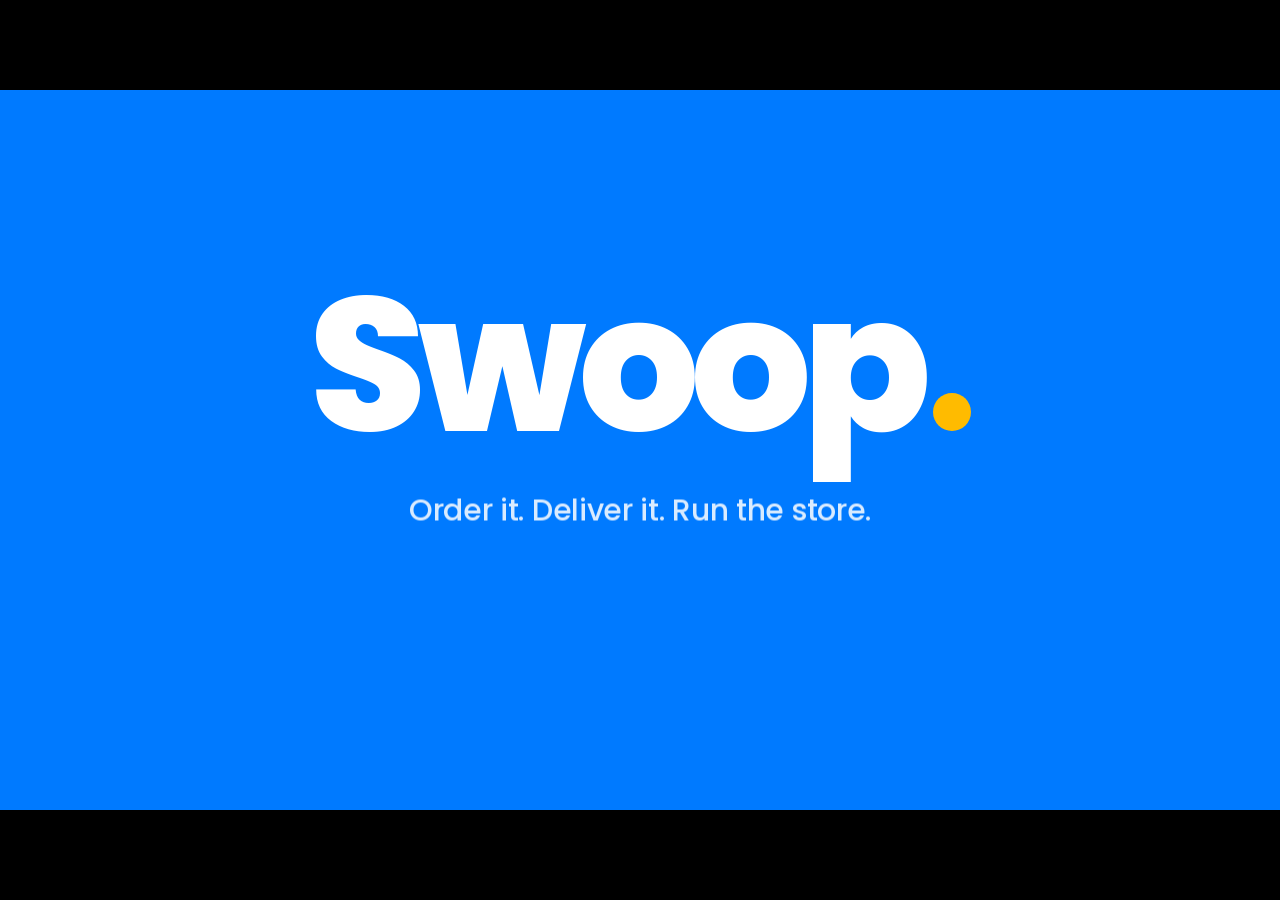
<file: swoop/promo.html>
<!doctype html>
<html lang="en">
<head>
<meta charset="utf-8">
<meta name="viewport" content="width=device-width, initial-scale=1">
<title>Swoop Promo</title>
<link rel="preconnect" href="https://fonts.googleapis.com">
<link rel="preconnect" href="https://fonts.gstatic.com" crossorigin>
<link rel="stylesheet" href="https://fonts.googleapis.com/css2?family=Poppins:wght@400;500;600;700;800&family=JetBrains+Mono:wght@500;700&display=swap">
<style>
:root{
  color-scheme:dark;
  --y:#FFBB00; --blue:#007AFF; --blue2:#0059C9; --navy:#0B2E6B; --ink:#14130F; --paper:#F1F2F4; --white:#FFFFFF;
  --night:#0E1117; --night2:#1B1F27; --green:#1FAE5B; --red:#E5484D;
  --page:#0B0C0F; --page2:#15171C; --text:#ECECEE; --muted:#9A9DA6; --line:#262930;
  --disp:'Poppins',ui-sans-serif,system-ui,-apple-system,'Segoe UI',sans-serif;
  --mono:'JetBrains Mono',ui-monospace,'SFMono-Regular',Consolas,monospace;
}
html,body{background:var(--page);color:var(--text)}
body{font-family:var(--disp);font-size:15px;line-height:1.5}
.page{max-width:1180px;margin:0 auto;padding-inline:clamp(16px,4vw,32px);padding-block:28px 64px;display:flex;flex-direction:column;gap:28px}

/* header */
.top{display:flex;flex-wrap:wrap;align-items:baseline;justify-content:space-between;gap:8px 32px}
.brand{font-weight:800;font-size:26px;letter-spacing:-.04em;line-height:1}
.brand i{display:inline-block;width:.2em;height:.2em;border-radius:50%;background:var(--y);margin-left:.05em}
.top p{margin:0;color:var(--muted);max-width:60ch;font-size:15px}

/* player */
.player{display:flex;flex-direction:column;gap:14px}
.vp{position:relative;width:100%;aspect-ratio:16/9;max-width:100%;border-radius:18px;overflow:hidden;background:#000;box-shadow:0 30px 80px -40px rgba(0,0,0,.8),0 0 0 1px var(--line)}
.ctrl{display:flex;align-items:center;gap:14px}
.pbtn{flex:none;width:44px;height:44px;border-radius:50%;border:0;background:var(--y);color:var(--ink);display:grid;place-items:center;cursor:pointer}
.pbtn:focus-visible,.chap button:focus-visible,.rolehd button:focus-visible{outline:2px solid var(--text);outline-offset:3px}
.pbtn svg{width:18px;height:18px}
.time{font-family:var(--mono);font-size:13px;color:var(--muted);font-variant-numeric:tabular-nums;flex:none;min-width:88px}
.scrub{position:relative;flex:1;height:44px;display:flex;align-items:center;min-width:0}
.segs{position:absolute;left:0;right:0;top:50%;height:6px;margin-top:-3px;display:flex;gap:3px}
.segs span{height:100%;background:var(--line);border-radius:3px;position:relative;overflow:hidden}
.segs span i{position:absolute;inset:0;background:var(--y);transform-origin:0 0;transform:scaleX(0)}
.scrub input{position:relative;width:100%;margin:0;background:transparent;-webkit-appearance:none;appearance:none;height:44px;cursor:pointer}
.scrub input::-webkit-slider-runnable-track{background:transparent;height:44px}
.scrub input::-moz-range-track{background:transparent}
.scrub input::-webkit-slider-thumb{-webkit-appearance:none;width:16px;height:16px;border-radius:50%;background:#fff;margin-top:14px;box-shadow:0 0 0 4px rgba(255,187,0,.35)}
.scrub input::-moz-range-thumb{width:16px;height:16px;border:0;border-radius:50%;background:#fff;box-shadow:0 0 0 4px rgba(255,187,0,.35)}
.scrub input:focus-visible{outline:2px solid var(--text);outline-offset:2px;border-radius:8px}
.chap{display:flex;flex-wrap:wrap;gap:8px}
.chap button{font:600 13px var(--disp);color:var(--muted);background:var(--page2);border:1px solid var(--line);border-radius:999px;padding:7px 14px;cursor:pointer;display:flex;gap:8px;align-items:center}
.chap button small{font:500 11px var(--mono);opacity:.8}
.chap button.on{color:var(--ink);background:var(--y);border-color:var(--y)}

/* roles list */
.roles{display:grid;grid-template-columns:1.35fr 1fr 1fr;gap:18px}
.role{background:var(--page2);border:1px solid var(--line);border-radius:16px;padding:22px 22px 24px;display:flex;flex-direction:column;gap:14px}
.rolehd{display:flex;align-items:center;justify-content:space-between;gap:10px}
.rolehd h2{margin:0;font-size:22px;letter-spacing:-.02em;text-wrap:balance}
.rolehd button{font:600 12px var(--disp);color:var(--y);background:transparent;border:1px solid rgba(255,187,0,.4);border-radius:999px;padding:6px 12px;cursor:pointer;white-space:nowrap}
.role .lbl{font:500 11px var(--mono);letter-spacing:.14em;text-transform:uppercase;color:var(--muted)}
.role ul{margin:0;padding:0;list-style:none;display:flex;flex-direction:column;gap:9px}
.role li{display:flex;gap:10px;color:#CFD1D6;font-size:14.5px;line-height:1.45}
.role li::before{content:"";flex:none;width:7px;height:7px;border-radius:50%;background:var(--y);margin-top:.55em}
@media (max-width:860px){.roles{grid-template-columns:1fr}}
@media (max-width:520px){.time{display:none}}

/* ---------- stage ---------- */
.stage{position:absolute;left:0;top:0;width:1280px;height:720px;transform-origin:0 0;overflow:hidden;font-family:var(--disp);color:var(--ink);line-height:1.3}
.scene{position:absolute;inset:0;visibility:hidden;overflow:hidden}
.abs{position:absolute;left:0;top:0;will-change:transform,opacity}
.wm{font-weight:800;letter-spacing:-.045em;white-space:nowrap;line-height:1}
.dotw{display:inline-block;position:relative;width:.2em;height:.2em;margin-left:.05em}
.dotc{position:absolute;inset:0;border-radius:50%;background:var(--dot,var(--y))}
.rings{position:absolute;width:0;height:0}
.rings i{position:absolute;left:0;top:0;border-radius:50%;border:2px solid var(--ring,var(--y));transform:translate(-50%,-50%);opacity:0;width:0;height:0}
.kick{font:500 13px var(--mono);letter-spacing:.18em;text-transform:uppercase;display:flex;align-items:center;gap:10px}
.kick .kd{width:10px;height:10px;border-radius:50%;background:var(--blue)}
.hl{font-weight:700;font-size:64px;line-height:1.02;letter-spacing:-.035em;width:540px;text-wrap:balance}
.sub{font-size:20px;line-height:1.45;width:470px;color:#50525A}
.steps{display:flex;flex-direction:column;gap:6px}
.step{position:relative;display:flex;align-items:baseline;gap:14px;height:42px;font-weight:600;font-size:19px;color:#A3A5AC}
.step small{font:500 13px var(--mono);letter-spacing:.06em}
.step.on{color:var(--ink)}
.step .bar{position:absolute;left:0;bottom:6px;width:200px;height:2px;background:rgba(20,19,15,.1);overflow:hidden}
.step .bar i{position:absolute;inset:0;background:var(--blue);transform-origin:0 0;transform:scaleX(0)}
.dark .sub{color:#9AA3B2}.dark .step{color:#4E5563}.dark .step.on{color:#fff}.dark .step .bar{background:rgba(255,255,255,.1)}.dark .step .bar i{background:var(--y)}

/* phone */
.phone{position:absolute;width:300px;height:620px;border-radius:48px;background:#0C0C0E;padding:10px;box-shadow:0 50px 90px -40px rgba(10,12,20,.55),inset 0 0 0 1.5px #2C2C31}
.screen{position:relative;width:280px;height:600px;border-radius:38px;overflow:hidden;background:#fff}
.scr{position:absolute;left:0;top:0;width:280px;height:600px;overflow:hidden;background:#fff;color:var(--ink);font-size:12px}
.scr.dk{background:#111419;color:#F1F2F4}
.sb{position:absolute;left:0;right:0;top:0;height:42px;display:flex;align-items:center;justify-content:space-between;padding:0 28px;font:600 12px var(--disp);z-index:4}
.sb em{font-style:normal;display:flex;gap:3px;align-items:flex-end}
.sb em i{display:block;width:3px;background:currentColor;border-radius:1px}
.island{position:absolute;left:50%;top:10px;width:86px;height:25px;margin-left:-43px;background:#000;border-radius:14px;z-index:20}
.navt{position:absolute;left:0;right:0;top:46px;text-align:center;font-weight:600;font-size:15px}
.c-title{position:absolute;left:0;right:0;top:48px;text-align:center;font-size:19px}
.tap{position:absolute;left:0;top:0;width:36px;height:36px;border-radius:50%;background:rgba(20,19,15,.22);border:2px solid rgba(255,255,255,.95);box-shadow:0 4px 12px rgba(0,0,0,.25);z-index:15;opacity:0;pointer-events:none}
.tap i{position:absolute;left:50%;top:50%;width:36px;height:36px;margin:-18px;border-radius:50%;border:2px solid var(--y);opacity:0}
.tabs{position:absolute;left:0;right:0;bottom:0;height:62px;border-top:1px solid #E7E8EB;display:flex;justify-content:space-around;padding-top:9px;font-size:9.5px;font-weight:500;color:#9C9EA5;background:inherit}
.tabs span{display:flex;flex-direction:column;align-items:center;gap:3px}
.tabs svg{width:20px;height:20px}
.tabs .on{color:var(--blue)}
.tabs.dk{border-color:#252A33;color:#5F6674}.tabs.dk .on{color:var(--y)}

/* customer browse */
.c-row{position:absolute;left:14px;right:14px;top:80px;display:flex;gap:8px;height:30px}
.pill{display:flex;align-items:center;gap:4px;padding:0 10px;border-radius:15px;background:#F1F2F4;font-weight:600;font-size:11px;white-space:nowrap}
.pill svg{width:13px;height:13px}
.srch{flex:1;display:flex;align-items:center;padding:0 10px;border-radius:15px;background:#F1F2F4;color:#9C9EA5;font-size:11px}
.c-chips{position:absolute;left:14px;top:118px;display:flex;gap:6px}
.c-chips b{font-weight:600;font-size:10.5px;padding:4px 10px;border-radius:12px;background:#F1F2F4;color:#6A6C73}
.c-chips b.on{background:var(--blue);color:#fff}
.tile{position:absolute;width:121px;height:110px;background:#F4F5F7;border-radius:16px;padding:6px;will-change:transform}
.art{position:relative;height:56px;border-radius:11px;display:flex;align-items:center;justify-content:center}
.art i{display:block;background:rgba(255,255,255,.86)}
.sale{position:absolute;left:5px;top:5px;background:var(--y);color:var(--ink);font-weight:700;font-size:8.5px;padding:2px 6px;border-radius:6px}
.nm{font-weight:600;font-size:11px;margin-top:6px;padding-left:2px;white-space:nowrap}
.pr{font:500 10.5px var(--mono);padding-left:2px;color:#3B3C40}
.pr s{color:#A0A2A8}
.qb{position:absolute;right:-5px;top:-5px;width:24px;height:24px;border-radius:50%;background:var(--ink);color:var(--y);font:700 12px var(--mono);display:grid;place-items:center;opacity:0}
.cartbtn{position:absolute;left:14px;right:14px;top:528px;height:48px;border-radius:14px;background:var(--blue);color:#fff;font-weight:600;font-size:14px;display:flex;align-items:center;justify-content:center;gap:6px}
.cartbtn b{color:#fff;font-family:var(--mono)}

/* customer payment */
.c2s{position:absolute;left:0;top:82px;width:280px;height:620px}
.r{position:absolute;left:16px;right:16px}
.h4{font-weight:700;font-size:14px}
.li{display:flex;justify-content:space-between;align-items:center;height:22px;font-size:12px;padding:0 6px;margin:0 -6px;border-radius:6px}
.li b{font:500 11.5px var(--mono)}
.li.s{font-size:10.5px;color:#6A6C73;padding-left:16px}
.li.s b{font-size:10.5px}
.li.pg b{color:var(--green)}
.li.big{font-weight:700;font-size:15px;height:28px}
.li.big b{font:700 15px var(--mono)}
.tipc{height:40px;border-radius:20px;background:#F1F2F4;display:flex;padding:0 2px}
.tipc span{position:relative;flex:1;display:grid;place-items:center;font-size:12px;color:#8A8C93;z-index:1}
.tipc span.on{color:var(--blue);font-weight:600}
.tsel{position:absolute;left:2px;top:4px;width:58px;height:32px;border-radius:16px;background:#fff;box-shadow:0 1px 3px rgba(0,0,0,.14);opacity:0}
.idck{display:flex;align-items:center;gap:10px;font-size:10.5px;line-height:1.35;color:#3B3C40}
.box{flex:none;width:22px;height:22px;border-radius:50%;border:2px solid #C4C6CC;display:grid;place-items:center}
.box svg{width:14px;height:14px}
.pay{height:48px;border-radius:14px;background:var(--blue);color:#fff;font-weight:600;font-size:14px;display:flex;align-items:center;justify-content:center;gap:8px}
.pay b{font-family:var(--mono);font-weight:700}
.pm{display:flex;gap:8px;align-items:center;font:500 10.5px var(--mono);color:#6A6C73}
.pm span{padding:3px 8px;border-radius:6px;border:1px solid #E1E2E6;color:var(--ink);font-family:var(--disp);font-weight:700;font-size:10px}
.pm .visa{color:#1A1F71;font-style:italic;letter-spacing:.02em}

/* map */
.map{position:absolute;left:0;top:0}
.mpill{position:absolute;left:50%;top:48px;transform:translateX(-50%);background:#fff;border-radius:14px;padding:6px 14px;font-weight:600;font-size:12px;box-shadow:0 2px 10px rgba(0,0,0,.12);white-space:nowrap;z-index:3}
.mpill.dk{background:#1B1F27;color:#fff}
.car{position:absolute;left:0;top:0;width:26px;height:26px;border-radius:50%;background:var(--y);border:3px solid var(--ink);display:grid;place-items:center;z-index:2;opacity:0}
.car svg{width:12px;height:12px}
.sheet{position:absolute;left:0;right:0;top:420px;bottom:0;background:#fff;border-radius:22px 22px 0 0;box-shadow:0 -6px 20px rgba(0,0,0,.1);padding:18px 18px 0;z-index:3}
.eta{position:absolute;left:18px;top:18px;font-weight:700;font-size:20px;letter-spacing:-.02em}
.eta.done{color:var(--green)}
.drv{position:absolute;left:18px;top:50px;font-size:11.5px;color:#6A6C73}
.stp{position:absolute;left:24px;right:24px;top:92px;height:50px}
.stbar{position:absolute;left:6px;right:6px;top:5px;height:3px;background:#E4E5E9;border-radius:2px;overflow:hidden}
.stbar i{position:absolute;inset:0;background:var(--blue);transform-origin:0 0;transform:scaleX(0)}
.sd{position:absolute;top:0;width:13px;height:13px;margin-left:-6.5px;border-radius:50%;background:#fff;border:2.5px solid #D4D6DB}
.sd.on{background:var(--blue);border-color:var(--blue)}
.sl{position:absolute;top:22px;width:70px;margin-left:-35px;text-align:center;font-size:9.5px;font-weight:600;color:#A3A5AC}
.sl.on{color:var(--ink)}
.sl.first{margin-left:-8px;text-align:left}.sl.last{margin-left:-62px;text-align:right}

/* floating */
.disc{border-radius:50%;background:var(--y)}
.tag{display:flex;flex-direction:column;background:#fff;border-radius:18px;padding:12px 18px 12px 16px;box-shadow:0 18px 40px -18px rgba(20,19,15,.4);font-weight:800;font-size:26px;letter-spacing:-.03em;line-height:1.05}
.tag small{font:500 12px var(--mono);letter-spacing:0;color:#6A6C73;margin-top:4px}
.tag em{position:absolute;right:-9px;top:-9px;width:26px;height:26px;border-radius:50%;background:var(--green);display:grid;place-items:center;opacity:0}
.tag em svg{width:14px;height:14px}
.live{width:320px;background:#0E0E10;color:#fff;border-radius:24px;padding:14px 16px 16px;box-shadow:0 24px 50px -20px rgba(0,0,0,.6)}
.lv1{display:flex;align-items:center;gap:8px;font-weight:600;font-size:13px}
.lvm{font-size:16px;color:#fff;background:#222;border-radius:8px;padding:3px 6px 5px}
.lvt{margin-left:auto;color:var(--y);font-size:12px}
.lv2{display:flex;justify-content:space-between;margin-top:8px;font-size:12px;color:#A7A9AF}
.lv2 b{font:700 20px var(--mono);color:#fff}
.lvtrack{position:relative;height:6px;border-radius:3px;background:#2A2A2F;margin-top:12px}
.lvtrack i{position:absolute;inset:0;border-radius:3px;background:var(--y);transform-origin:0 0;transform:scaleX(0)}
.lvcar{position:absolute;top:50%;left:0;width:18px;height:18px;margin:-9px 0 0 -9px;border-radius:50%;background:var(--y);border:3px solid #0E0E10}
.lvend{position:absolute;right:-4px;top:50%;width:12px;height:12px;margin-top:-6px;border-radius:50%;border:2px solid #fff;background:#0E0E10}

/* intro / outro */
.i-mark{left:0;width:1280px;top:180px;text-align:center;font-size:190px}
.i-mark .ch{display:inline-block}
.i-tag{left:0;width:1280px;top:398px;text-align:center;font-weight:500;font-size:30px;letter-spacing:-.01em}
.i-roles{left:0;width:1280px;top:478px;display:flex;justify-content:center;gap:16px}
.chip{display:inline-flex;align-items:center;gap:10px;padding:14px 24px;border-radius:40px;background:var(--y);color:var(--ink);font-weight:600;font-size:21px}
.chip svg{width:24px;height:24px}
.ol{font-weight:800;font-size:70px;letter-spacing:-.04em;line-height:1;display:flex;align-items:baseline;gap:22px;white-space:nowrap}
.ol small{font:500 14px var(--mono);letter-spacing:.16em;text-transform:uppercase;width:120px;color:var(--y)}

/* driver */
.greet{position:absolute;left:24px;top:104px;font-size:24px;line-height:1.15;letter-spacing:-.02em;color:#A7ADB9}
.greet b{color:#fff;font-weight:700;font-size:34px}
.clk{position:absolute;left:55px;top:230px;width:170px;height:170px;border-radius:50%;background:var(--y);color:var(--ink);display:grid;place-items:center;font-weight:700;font-size:20px;box-shadow:0 0 0 12px rgba(255,187,0,.14)}
.onclk{position:absolute;left:0;right:0;top:250px;display:flex;justify-content:center;align-items:center;gap:8px;font-weight:600;font-size:14px;color:var(--green);opacity:0}
.gdot{width:9px;height:9px;border-radius:50%;background:var(--green)}
.twk{position:absolute;left:0;right:0;top:290px;text-align:center;opacity:0}
.twk small{display:block;font-size:11px;color:#8A919E}
.twk b{font:700 40px var(--mono);letter-spacing:-.02em}
.ocard{position:absolute;left:14px;width:252px;height:108px;background:#1B1F27;border-radius:16px;padding:10px 12px}
.o1{display:flex;justify-content:space-between;align-items:center}
.o1 b{font:700 13px var(--mono)}
.ost{font-size:10px;font-weight:600;padding:2px 8px;border-radius:8px;background:#2A303B;color:#A7ADB9}
.ost.cl{background:rgba(255,187,0,.16);color:var(--y)}
.ost.pp{background:rgba(31,174,91,.18);color:#4CD688}
.o2{font-weight:600;font-size:13px;margin-top:4px}
.o3{font-size:10.5px;color:#8A919E}
.obtn{position:absolute;left:12px;right:12px;bottom:10px;height:28px;border-radius:10px;border:1.5px solid var(--y);color:var(--y);display:grid;place-items:center;font-weight:600;font-size:11.5px}
.obtn.on{background:var(--y);color:var(--ink)}
.startb{position:absolute;left:14px;right:14px;top:470px;height:48px;border-radius:14px;background:var(--blue);color:#fff;display:grid;place-items:center;font-weight:700;font-size:14px;opacity:0}
.sheet.dk{background:#1B1F27;color:#fff;top:436px;padding:16px 16px 0;display:flex;flex-direction:column;gap:8px}
.shh{font-size:11px;color:#8A919E;text-align:center;font-weight:600}
.shb{height:38px;border-radius:12px;background:#262B35;display:grid;place-items:center;font-weight:600;font-size:13px;color:#fff}
.idc{position:absolute;left:25px;top:112px;width:230px;height:146px;border-radius:14px;background:linear-gradient(135deg,#EEF0F4,#DADDE4);color:var(--ink);overflow:hidden}
.idph{position:absolute;left:14px;top:14px;width:42px;height:50px;border-radius:6px;background:#B9BEC8}
.idln{position:absolute;left:66px;height:6px;border-radius:3px;background:#B9BEC8}
.idst{position:absolute;right:12px;top:12px;font:700 9px var(--mono);letter-spacing:.1em;color:#6A6C73}
.bars{position:absolute;left:14px;top:76px;width:202px;height:56px;display:flex;flex-direction:column;gap:2px;overflow:hidden;border-radius:3px;outline:2px solid transparent;outline-offset:3px}
.brow{flex:1;display:flex}
.brow i{display:block;height:100%;background:#141418;flex:none}
.scan{position:absolute;left:8px;right:8px;top:0;height:2px;background:var(--red);box-shadow:0 0 10px 2px rgba(229,72,77,.7);opacity:0}
.brk{position:absolute;width:22px;height:22px;border:3px solid var(--y)}
.scs{position:absolute;left:0;right:0;top:288px;text-align:center;font-weight:600;font-size:13px;color:#A7ADB9}
.scs.ok{color:#4CD688;opacity:0}
.res{position:absolute;left:28px;right:28px;height:26px;display:flex;justify-content:space-between;align-items:center;font:500 12px var(--mono);border-bottom:1px solid #232833;opacity:0}
.res b{font-weight:700}
.res .g{color:#4CD688}
.cmpl{position:absolute;left:14px;right:14px;top:488px;height:48px;border-radius:14px;background:var(--green);color:#fff;display:flex;align-items:center;justify-content:center;gap:8px;font-weight:700;font-size:14px;opacity:0}
.badge21{display:flex;align-items:center;gap:14px;background:var(--y);color:var(--ink);border-radius:20px;padding:14px 20px 14px 16px;box-shadow:0 20px 40px -18px rgba(0,0,0,.6)}
.badge21 b{font:800 34px var(--disp);letter-spacing:-.04em;background:var(--ink);color:var(--y);border-radius:12px;padding:2px 10px 4px}
.badge21 span{font-weight:600;font-size:15px;line-height:1.25}

/* manager */
.mph{position:absolute;left:0;top:0;transform-origin:0 0}
.ihd{position:absolute;left:16px;right:16px;top:84px;display:grid;grid-template-columns:1fr 40px 54px;font:500 9.5px var(--mono);letter-spacing:.08em;text-transform:uppercase;color:#9C9EA5}
.ihd span:not(:first-child),.irow b{text-align:right}
.irow{position:absolute;left:10px;right:10px;height:36px;padding:0 6px;border-radius:8px;display:grid;grid-template-columns:1fr 40px 54px;align-items:center;font-weight:600;font-size:12px;border-bottom:1px solid #EFF0F2}
.irow b{font:500 12px var(--mono)}
.addp{position:absolute;left:16px;right:16px;height:40px;border-radius:12px;background:var(--blue);color:#fff;display:grid;place-items:center;font-weight:600;font-size:13px}
.fld{position:absolute;left:16px;right:16px;height:42px;border-radius:12px;background:#F4F5F7;display:flex;justify-content:space-between;align-items:center;padding:0 12px;font-size:11px;color:#6A6C73}
.fld b{color:var(--ink);font-weight:600;font-size:12px}
.fld b.mn{font-family:var(--mono)}
.seg{position:absolute;left:16px;right:16px;height:34px;border-radius:10px;background:#F1F2F4;display:flex;padding:2px}
.seg span{position:relative;z-index:1;flex:1;display:grid;place-items:center;font-size:10.5px;font-weight:600;color:#8A8C93}
.seg span.on{color:var(--ink)}
.segsel{position:absolute;left:2px;top:2px;width:62px;height:30px;border-radius:8px;background:#fff;box-shadow:0 1px 3px rgba(0,0,0,.14)}
.tgl{width:40px;height:24px;border-radius:12px;background:#D4D6DB;position:relative}
.tgl i{position:absolute;left:2px;top:2px;width:20px;height:20px;border-radius:50%;background:#fff;box-shadow:0 1px 2px rgba(0,0,0,.2)}
.pcard{position:absolute;left:16px;right:16px;border-radius:14px;border:1.5px solid var(--ink);padding:10px 12px;display:flex;flex-direction:column;gap:2px;opacity:0}
.pcard b{font-size:13px}
.pcard span{font-size:10.5px;color:#6A6C73;display:flex;align-items:center;gap:6px}
.pcard span i{width:7px;height:7px;border-radius:50%;background:var(--green)}
.srow{position:absolute;left:16px;right:16px;height:50px;display:flex;align-items:center;gap:10px;border-bottom:1px solid #EFF0F2}
.av{flex:none;width:32px;height:32px;border-radius:50%;background:#F1F2F4;display:grid;place-items:center;font-weight:700;font-size:11px}
.srow div{flex:1;display:flex;flex-direction:column}
.srow div b{font-size:12.5px}
.srow div small{font-size:10px;color:#9C9EA5}
.rolep{font-size:9.5px;font-weight:600;padding:3px 8px;border-radius:8px;background:#F1F2F4}
.rolep.mg{background:var(--ink);color:var(--y)}
.oc{position:absolute;left:16px;right:16px;border-radius:14px;background:#F4F5F7;padding:10px 12px;display:flex;flex-direction:column;gap:2px;font-size:10.5px;color:#6A6C73;opacity:0}
.oc b{font:700 12px var(--mono);color:var(--ink);display:flex;justify-content:space-between}
.oc b em{font:600 10px var(--disp);font-style:normal;color:var(--green)}
.mlist{display:flex;flex-direction:column;gap:18px;width:380px}
.mi{display:flex;gap:14px;align-items:flex-start}
.mi .md{flex:none;width:14px;height:14px;border-radius:50%;border:2px solid #C4C6CC;margin-top:6px}
.mi.on .md{border-color:var(--blue);background:var(--blue)}
.mi b{display:block;font-size:21px;font-weight:700;letter-spacing:-.02em;color:#A3A5AC}
.mi.on b{color:var(--ink)}
.mi span{display:block;font-size:15px;color:#8A8C93;line-height:1.4}
.mi.on span{color:#50525A}
.wipe{position:absolute;left:0;top:-80px;width:1700px;height:880px;transform:translateX(1500px) skewX(-14deg);z-index:50;pointer-events:none}
@media (prefers-reduced-motion:reduce){.pbtn{box-shadow:none}}
/* embedded in /swoop/ as an iframe: fill the frame, controls fade in on hover */
html,body{margin:0;height:100%;overflow:hidden;background:#000}
.page{position:relative;max-width:none;padding:0;height:100%;display:block}
.player{height:100%;display:block}
[hidden],.chap{display:none!important}
.vp{width:100%;height:100%;aspect-ratio:auto;border-radius:0;box-shadow:none}
.vp:fullscreen{background:#000}
.ctrl{position:absolute;left:0;right:0;bottom:0;padding:28px 14px 8px;background:linear-gradient(transparent,rgba(0,0,0,.75));opacity:0;transition:opacity .25s;z-index:5;pointer-events:none}
@media (hover:hover){.page:hover .ctrl{opacity:1;pointer-events:auto}}
.ctrl:focus-within,.page.paused .ctrl,.page.show .ctrl{opacity:1;pointer-events:auto}
.pbtn{width:40px;height:40px}
.fbtn{flex:none;width:36px;height:36px;border-radius:8px;border:1px solid rgba(255,255,255,.25);background:rgba(0,0,0,.35);color:#fff;display:grid;place-items:center;cursor:pointer}
.fbtn svg{width:16px;height:16px}
.fbtn:focus-visible{outline:2px solid #fff;outline-offset:2px}
.time{color:#D5D7DC}
.segs span{background:rgba(255,255,255,.22)}
</style>
</head>
<body>

<div class="page">
  <div class="player">
    <div class="vp" id="vp">
      <div class="stage" id="stage">

        <!-- ============ INTRO ============ -->
        <div class="scene" id="s0" style="background:var(--blue);color:#fff">
          <div class="abs" id="i-wrap" style="width:1280px;height:720px;transform-origin:640px 300px">
            <div class="abs i-mark wm" id="i-mark"><span class="ch">S</span><span class="ch">w</span><span class="ch">o</span><span class="ch">o</span><span class="ch">p</span><span class="dotw"><span class="dotc" id="i-dot"></span></span></div>
            <div class="abs i-tag" id="i-tag">Order it. Deliver it. Run the store.</div>
            <div class="abs i-roles">
              <span class="chip i-chip"><svg viewBox="0 0 24 24" fill="none" stroke="currentColor" stroke-width="2" stroke-linejoin="round" stroke-linecap="round"><path d="M5 8h14l-1.2 12H6.2z"/><path d="M9 8V6.5a3 3 0 0 1 6 0V8"/></svg>Customer</span>
              <span class="chip i-chip"><svg viewBox="0 0 24 24" fill="none" stroke="currentColor" stroke-width="2" stroke-linejoin="round" stroke-linecap="round"><path d="M3.5 16.5v-4l2.2-5.5h12.6l2.2 5.5v4z"/><path d="M6 16.5v2M18 16.5v2M3.5 12.5h17"/></svg>Driver</span>
              <span class="chip i-chip"><svg viewBox="0 0 24 24" fill="none" stroke="currentColor" stroke-width="2" stroke-linejoin="round" stroke-linecap="round"><path d="M4.5 10.5V20h15v-9.5"/><path d="M3 10.5 5 4h14l2 6.5z"/><path d="M10 20v-5h4v5"/></svg>Manager</span>
            </div>
          </div>
        </div>

        <!-- ============ CUSTOMER ============ -->
        <div class="scene" id="s1" style="background:var(--paper)">
          <div class="abs disc" id="c-disc" style="background:var(--blue);left:610px;top:60px;width:600px;height:600px"></div>
          <div class="rings" id="c-rings" style="left:910px;top:360px;--ring:rgba(0,122,255,.45)"><i></i><i></i><i></i></div>

          <div class="abs kick" id="c-kick" style="left:90px;top:112px"><i class="kd"></i>For customers</div>
          <div class="abs hl c-hl" style="left:90px;top:148px">Shop the whole store.</div>
          <div class="abs hl c-hl" style="left:90px;top:148px">Deals apply themselves.</div>
          <div class="abs hl c-hl" style="left:90px;top:148px">Tip, tap, paid.</div>
          <div class="abs hl c-hl" style="left:90px;top:148px">Watch it come to you.</div>
          <div class="abs sub c-sub" style="left:90px;top:300px">Every category on one page, from pouches and vapes to beer and seltzer. Sale prices show right on the tile.</div>
          <div class="abs sub c-sub" style="left:90px;top:300px">Percent-off deals stack. When BOGO or bundle deals compete, the best one is used.</div>
          <div class="abs sub c-sub" style="left:90px;top:300px">Pick a quick tip, confirm ID for age-restricted items, then pay with a saved card or Apple Pay.</div>
          <div class="abs sub c-sub" style="left:90px;top:300px">Follow your driver on a live route map, with status updates and a Live Activity on your lock screen.</div>
          <div class="abs steps" id="c-steps" style="left:90px;top:470px">
            <div class="step"><small>01</small>Browse<span class="bar"><i></i></span></div>
            <div class="step"><small>02</small>Deals<span class="bar"><i></i></span></div>
            <div class="step"><small>03</small>Pay<span class="bar"><i></i></span></div>
            <div class="step"><small>04</small>Track<span class="bar"><i></i></span></div>
          </div>

          <div class="phone abs" id="c-phone" style="left:760px;top:50px"><div class="screen">
            <!-- browse -->
            <div class="scr" id="c1">
              <div class="sb"><span>8:31</span><em><i style="height:5px"></i><i style="height:7px"></i><i style="height:9px"></i><i style="height:11px"></i></em></div>
              <div class="c-title wm">Swoop<span class="dotw"><span class="dotc"></span></span></div>
              <div class="c-row"><span class="pill"><svg viewBox="0 0 24 24" fill="none" stroke="currentColor" stroke-width="2.4"><path d="M12 21s-6.5-5.6-6.5-11a6.5 6.5 0 0 1 13 0c0 5.4-6.5 11-6.5 11z"/><circle cx="12" cy="10" r="2.2"/></svg>214 Maple St</span><span class="srch">Search products</span></div>
              <div class="c-chips"><b class="on">All</b><b>Pouches</b><b>Vapes</b><b>Beer</b></div>
              <div class="tile c-tile" style="left:14px;top:156px"><div class="art" style="background:#1F7A4D"><i style="width:22px;height:40px;border-radius:7px"></i><span class="sale">On Sale</span></div><div class="nm">Zyn Wintergreen</div><div class="pr"><s>$6.49</s> $5.99</div><span class="qb">1</span></div>
              <div class="tile c-tile" style="left:145px;top:156px"><div class="art" style="background:#C94466"><i style="width:38px;height:36px;border-radius:6px 6px 12px 12px"></i></div><div class="nm">Geek Bar Pulse</div><div class="pr">$21.99</div><span class="qb">1</span></div>
              <div class="tile c-tile" style="left:14px;top:276px"><div class="art" style="background:#2E3A48"><i style="width:44px;height:30px;border-radius:6px"></i></div><div class="nm">Vuse Device</div><div class="pr">$7.99</div><span class="qb">1</span></div>
              <div class="tile c-tile" style="left:145px;top:276px"><div class="art" style="background:#D9A441"><i style="width:34px;height:34px;border-radius:50%"></i></div><div class="nm">Twisted Tea</div><div class="pr">$3.49</div><span class="qb">1</span></div>
              <div class="tile c-tile" style="left:14px;top:396px"><div class="art" style="background:#1F4FA8"><i style="width:20px;height:42px;border-radius:6px"></i></div><div class="nm">Bud Light 30pk</div><div class="pr">$27.99</div><span class="qb">1</span></div>
              <div class="tile c-tile" style="left:145px;top:396px"><div class="art" style="background:#3BA7D9"><i style="width:34px;height:32px;border-radius:5px 5px 12px 12px"></i></div><div class="nm">High Noon 8pk</div><div class="pr">$18.99</div><span class="qb">1</span></div>
              <div class="cartbtn" id="c-cart">View Cart <b>(<span id="c-cnt">0</span>)</b></div>
            </div>
            <!-- checkout -->
            <div class="scr" id="c2">
              <div class="sb"><span>8:32</span><em><i style="height:5px"></i><i style="height:7px"></i><i style="height:9px"></i><i style="height:11px"></i></em></div>
              <div class="navt">Checkout</div>
              <div class="c2s" id="c2s">
                <div class="r h4" style="top:0">Order Summary</div>
                <div class="r li" style="top:28px"><span>1x Zyn Wintergreen 6mg</span><b>$5.99</b></div>
                <div class="r li" style="top:52px"><span>1x High Noon Variety Pack</span><b>$18.99</b></div>
                <div class="r li" style="top:76px"><span>1x Bud Light 30 Pack</span><b>$27.99</b></div>
                <div class="r h4" style="top:124px">Add Tip</div>
                <div class="r tipc" style="top:152px"><i class="tsel" id="c-tsel"></i><span class="c-to">$1.50</span><span class="c-to">$2.50</span><span class="c-to">$3.50</span><span class="c-to">Other</span></div>
                <div class="r idck" style="top:206px;height:44px"><span class="box" id="c-box"><svg viewBox="0 0 24 24" fill="none" stroke="#14130F" stroke-width="3.5" stroke-linecap="round" stroke-linejoin="round"><path id="c-chk" d="M5 12.5l4.5 4.5L19 7.5" stroke-dasharray="24" stroke-dashoffset="24" stroke="#fff"/></svg></span><span>I understand the driver will scan my ID at delivery</span></div>
                <div class="r li" style="top:262px"><span>Subtotal</span><b>$52.97</b></div>
                <div class="r li pg c-pr" style="top:285px"><span>Promotions</span><b id="c-prv">-$0.00</b></div>
                <div class="r li s pg c-pr" style="top:306px"><span>15% off High Noon</span><b>-$2.85</b></div>
                <div class="r li s pg c-pr" style="top:326px"><span>$2 off orders over $25</span><b>-$2.00</b></div>
                <div class="r li" style="top:350px"><span>Tax</span><b>$4.24</b></div>
                <div class="r li" style="top:374px"><span>Delivery Fee</span><b>$0.99</b></div>
                <div class="r li" style="top:398px"><span>Tip</span><b id="c-tip">$0.00</b></div>
                <div class="r li big" style="top:424px"><span>Total</span><b id="c-total">$58.20</b></div>
                <div class="r pay" id="c-pay" style="top:470px"><span id="c-payl">Pay</span><b id="c-payv">$58.20</b></div>
                <div class="r pm" style="top:532px"><span class="visa">VISA</span>•••• 4242<span>Apple Pay</span></div>
              </div>
            </div>
            <!-- tracking -->
            <div class="scr" id="c3" style="background:#E4E6EA">
              <svg class="map" width="280" height="600" viewBox="0 0 280 600">
                <rect width="280" height="600" fill="#E4E6EA"/>
                <path d="M0 0H120Q84 38 0 64Z" fill="#C6DBEF"/>
                <rect x="163" y="234" width="60" height="84" rx="8" fill="#CDE5D1"/>
                <rect x="52" y="232" width="86" height="86" rx="6" fill="#DADCE1"/>
                <rect x="162" y="342" width="62" height="46" rx="6" fill="#DADCE1"/>
                <rect x="246" y="122" width="40" height="86" rx="6" fill="#DADCE1"/>
                <g stroke="#fff" stroke-width="10" stroke-linecap="round" fill="none"><path d="M-10 110H290M-10 220H290M-10 330H290M-10 400H290M-10 520H290M40 -10V610M150 -10V610M235 -10V610"/><path d="M0 178L134 44" stroke-width="7"/></g>
                <path d="M40 400V330H150V220H235V110" fill="none" stroke="#14130F" stroke-opacity=".12" stroke-width="5" stroke-linecap="round" stroke-linejoin="round"/>
                <path id="c-rt" d="M40 400V330H150V220H235V110" fill="none" stroke="#007AFF" stroke-width="5" stroke-linecap="round" stroke-linejoin="round"/>
                <g id="c-store" transform="translate(40 400)"><circle r="12" fill="#007AFF"/><path d="M-5 -1v6h10v-6M-6 -1l1.5-4h9l1.5 4z" fill="none" stroke="#fff" stroke-width="1.6" stroke-linejoin="round"/></g>
                <g id="c-home" transform="translate(235 110)"><circle r="12" fill="#FFBB00" stroke="#14130F" stroke-width="3"/><path d="M-4.5 4V-.5L0-4.5 4.5-.5V4z" fill="#14130F"/></g>
              </svg>
              <div class="rings" id="c-hrings" style="left:235px;top:110px;--ring:rgba(20,19,15,.45)"><i></i><i></i><i></i></div>
              <div class="car" id="c-car"><svg viewBox="0 0 24 24" fill="#14130F"><path d="M3 16v-4l2.4-6h13.2L21 12v4z"/></svg></div>
              <div class="sb"><span>8:34</span><em><i style="height:5px"></i><i style="height:7px"></i><i style="height:9px"></i><i style="height:11px"></i></em></div>
              <div class="mpill">Order #1042</div>
              <div class="sheet">
                <div class="eta" id="c-eta1">Arriving 8:42 PM</div>
                <div class="eta done" id="c-eta2" style="opacity:0">Delivered 8:41 PM</div>
                <div class="drv">Jordan is bringing 3 items</div>
                <div class="stp">
                  <div class="stbar"><i id="c-stf"></i></div>
                  <span class="sd c-sd" style="left:6px"></span><span class="sd c-sd" style="left:33.33%"></span><span class="sd c-sd" style="left:66.66%"></span><span class="sd c-sd" style="left:calc(100% - 6px)"></span>
                  <span class="sl c-sl first" style="left:0">Placed</span><span class="sl c-sl" style="left:33.33%">Driver ready</span><span class="sl c-sl" style="left:66.66%">On the way</span><span class="sl c-sl last" style="left:100%">Delivered</span>
                </div>
              </div>
            </div>
            <div class="island"></div>
            <div class="tap" id="c-tap"><i></i></div>
          </div></div>

          <div class="abs tag c-tag" style="left:560px;top:150px">15% off<small>High Noon 8pk</small><em><svg viewBox="0 0 24 24" fill="none" stroke="#fff" stroke-width="3.5" stroke-linecap="round" stroke-linejoin="round"><path d="M5 12.5l4.5 4.5L19 7.5"/></svg></em></div>
          <div class="abs tag c-tag" style="left:1085px;top:196px">$2 off<small>orders over $25</small><em><svg viewBox="0 0 24 24" fill="none" stroke="#fff" stroke-width="3.5" stroke-linecap="round" stroke-linejoin="round"><path d="M5 12.5l4.5 4.5L19 7.5"/></svg></em></div>
          <div class="abs tag c-tag" style="left:590px;top:520px">BOGO<small>Twisted Tea</small></div>
          <div class="abs tag c-tag" style="left:1075px;top:476px">Bundle<small>3 pouches for $15</small></div>

          <div class="abs live" id="c-live" style="left:930px;top:22px">
            <div class="lv1"><span class="wm lvm">S<span class="dotw"><span class="dotc"></span></span></span><span>Order #1042</span><span class="lvt" id="c-lvt">On the way</span></div>
            <div class="lv2"><span>Estimated Delivery</span><b>8:42 PM</b></div>
            <div class="lvtrack"><i id="c-lvf"></i><span class="lvend"></span><span class="lvcar" id="c-lvcar"></span></div>
          </div>
        </div>

        <!-- ============ DRIVER ============ -->
        <div class="scene dark" id="s2" style="background:var(--night);color:#fff">
          <div class="rings" id="d-rings" style="left:330px;top:360px;--ring:rgba(255,187,0,.35)"><i></i><i></i><i></i><i></i></div>
          <div class="abs kick" id="d-kick" style="left:620px;top:112px;color:var(--y)"><i class="kd" style="background:var(--y)"></i>For drivers</div>
          <div class="abs hl d-hl" style="left:620px;top:148px;width:580px">Clock in and roll.</div>
          <div class="abs hl d-hl" style="left:620px;top:148px;width:580px">Claim it. Prep it. Go.</div>
          <div class="abs hl d-hl" style="left:620px;top:148px;width:580px">Every stop, in order.</div>
          <div class="abs hl d-hl" style="left:620px;top:148px;width:580px">Check ID at the door.</div>
          <div class="abs sub d-sub" style="left:620px;top:300px">Clock in from the app, and your hours for the day are tracked for you.</div>
          <div class="abs sub d-sub" style="left:620px;top:300px">Claim open orders, mark them prepared, then start your deliveries in one tap.</div>
          <div class="abs sub d-sub" style="left:620px;top:300px">An optimized route lines up your stops. Hand it off to Apple Maps or Google Maps.</div>
          <div class="abs sub d-sub" style="left:620px;top:300px">Scan the barcode on the customer's license. Age and license validity show instantly.</div>
          <div class="abs steps" id="d-steps" style="left:620px;top:470px">
            <div class="step"><small>01</small>Clock in<span class="bar"><i></i></span></div>
            <div class="step"><small>02</small>Claim<span class="bar"><i></i></span></div>
            <div class="step"><small>03</small>Route<span class="bar"><i></i></span></div>
            <div class="step"><small>04</small>ID check<span class="bar"><i></i></span></div>
          </div>

          <div class="phone abs" id="d-phone" style="left:180px;top:50px"><div class="screen" style="background:#111419">
            <div class="scr dk" id="d1">
              <div class="sb"><span>8:02</span><em><i style="height:5px"></i><i style="height:7px"></i><i style="height:9px"></i><i style="height:11px"></i></em></div>
              <div class="c-title wm">Swoop<span class="dotw"><span class="dotc"></span></span></div>
              <div class="greet">What's good,<br><b>Jordan</b></div>
              <div class="clk" id="d-clk">Clock In</div>
              <div class="onclk" id="d-on"><span class="gdot"></span>On the clock</div>
              <div class="twk" id="d-twk"><small>Time Worked Today</small><b id="d-time">0:00:00</b></div>
              <div class="tabs dk"><span class="on"><svg viewBox="0 0 24 24" fill="none" stroke="currentColor" stroke-width="2"><rect x="5" y="4" width="14" height="17" rx="2"/><path d="M9 9h6M9 13h6M9 17h4"/></svg>Active Orders</span><span><svg viewBox="0 0 24 24" fill="none" stroke="currentColor" stroke-width="2"><circle cx="12" cy="12" r="9"/><circle cx="12" cy="10" r="3"/><path d="M6.5 18.5c1.5-2 3.4-3 5.5-3s4 1 5.5 3"/></svg>Account</span></div>
            </div>
            <div class="scr dk" id="d2">
              <div class="sb"><span>8:06</span><em><i style="height:5px"></i><i style="height:7px"></i><i style="height:9px"></i><i style="height:11px"></i></em></div>
              <div class="navt">Active Orders</div>
              <div class="ocard d-oc" style="top:90px"><div class="o1"><b>#1042</b><span class="ost d-st">Unclaimed</span></div><div class="o2">214 Maple St</div><div class="o3">3 items · 4m ago</div><div class="obtn d-ob">Claim Order</div></div>
              <div class="ocard d-oc" style="top:210px"><div class="o1"><b>#1043</b><span class="ost d-st">Unclaimed</span></div><div class="o2">88 Birch Ave, Apt 3B</div><div class="o3">2 items · 6m ago</div><div class="obtn d-ob">Claim Order</div></div>
              <div class="ocard d-oc" style="top:330px"><div class="o1"><b>#1044</b><span class="ost d-st">Unclaimed</span></div><div class="o2">17 Lake Rd</div><div class="o3">5 items · 9m ago</div><div class="obtn d-ob">Claim Order</div></div>
              <div class="startb" id="d-start">Start Deliveries</div>
            </div>
            <div class="scr dk" id="d3" style="background:#161A21">
              <svg class="map" width="280" height="600" viewBox="0 0 280 600">
                <rect width="280" height="600" fill="#161A21"/>
                <rect x="52" y="192" width="86" height="126" rx="6" fill="#1C212A"/>
                <rect x="162" y="192" width="60" height="46" rx="6" fill="#1C212A"/>
                <rect x="102" y="62" width="120" height="106" rx="6" fill="#1C212A"/>
                <g stroke="#262C37" stroke-width="10" stroke-linecap="round" fill="none"><path d="M-10 120H290M-10 180H290M-10 250H290M-10 330H290M-10 420H290M40 -10V610M90 -10V610M120 -10V610M230 -10V610"/></g>
                <path d="M40 420V330H230V180H90V120" fill="none" stroke="#FFBB00" stroke-opacity=".15" stroke-width="5" stroke-linecap="round" stroke-linejoin="round"/>
                <path id="d-rt" d="M40 420V330H230V180H90V120" fill="none" stroke="#FFBB00" stroke-width="5" stroke-linecap="round" stroke-linejoin="round"/>
                <g transform="translate(40 420)"><circle r="10" fill="#fff"/><path d="M-4.5 -1v5h9v-5M-5.5 -1l1.3-3.5h8.4L5.5 -1z" fill="none" stroke="#161A21" stroke-width="1.5" stroke-linejoin="round"/></g>
                <g class="d-stop" data-x="120" data-y="330"><circle r="12" fill="#FFBB00" stroke="#161A21" stroke-width="3"/><text y="4.5" text-anchor="middle" font-family="JetBrains Mono,monospace" font-weight="700" font-size="12" fill="#14130F">1</text></g>
                <g class="d-stop" data-x="230" data-y="250"><circle r="12" fill="#FFBB00" stroke="#161A21" stroke-width="3"/><text y="4.5" text-anchor="middle" font-family="JetBrains Mono,monospace" font-weight="700" font-size="12" fill="#14130F">2</text></g>
                <g class="d-stop" data-x="90" data-y="120"><circle r="12" fill="#FFBB00" stroke="#161A21" stroke-width="3"/><text y="4.5" text-anchor="middle" font-family="JetBrains Mono,monospace" font-weight="700" font-size="12" fill="#14130F">3</text></g>
              </svg>
              <div class="car" id="d-car" style="border-color:#fff"><svg viewBox="0 0 24 24" fill="#14130F"><path d="M3 16v-4l2.4-6h13.2L21 12v4z"/></svg></div>
              <div class="sb"><span>8:11</span><em><i style="height:5px"></i><i style="height:7px"></i><i style="height:9px"></i><i style="height:11px"></i></em></div>
              <div class="mpill dk">Optimized Route · 3 stops</div>
              <div class="sheet dk" id="d-sheet"><div class="shh">Open in Maps</div><div class="shb">Apple Maps</div><div class="shb">Google Maps</div></div>
            </div>
            <div class="scr dk" id="d4" style="background:#0A0C10">
              <div class="sb"><span>8:19</span><em><i style="height:5px"></i><i style="height:7px"></i><i style="height:9px"></i><i style="height:11px"></i></em></div>
              <div class="navt">Scan Customer ID</div>
              <div class="idc">
                <div class="idph"></div>
                <div class="idln" style="top:18px;width:90px"></div><div class="idln" style="top:32px;width:120px"></div><div class="idln" style="top:46px;width:70px"></div>
                <div class="idst">DRIVER LICENSE</div>
                <div class="bars" id="d-bars"></div>
                <div class="scan" id="d-scan"></div>
              </div>
              <span class="brk" style="left:14px;top:101px;border-right:0;border-bottom:0;border-radius:8px 0 0 0"></span>
              <span class="brk" style="left:244px;top:101px;border-left:0;border-bottom:0;border-radius:0 8px 0 0"></span>
              <span class="brk" style="left:14px;top:247px;border-right:0;border-top:0;border-radius:0 0 0 8px"></span>
              <span class="brk" style="left:244px;top:247px;border-left:0;border-top:0;border-radius:0 0 8px 0"></span>
              <div class="scs" id="d-scs1">Scanning for ID barcode...</div>
              <div class="scs ok" id="d-scs2">Barcode Scanned!</div>
              <div class="res d-res" style="top:330px"><span>DOB</span><b>Apr 12, 1994</b></div>
              <div class="res d-res" style="top:360px"><span>AGE</span><b class="g">LEGAL</b></div>
              <div class="res d-res" style="top:390px"><span>License</span><b class="g">Valid</b></div>
              <div class="cmpl" id="d-cmp"><span id="d-cmpt">Complete Order</span></div>
            </div>
            <div class="island"></div>
            <div class="tap" id="d-tap" style="background:rgba(255,255,255,.18)"><i></i></div>
          </div></div>

          <div class="abs badge21" id="d-21" style="left:40px;top:520px"><b>21+</b><span>ID checked<br>at the door</span></div>
        </div>

        <!-- ============ MANAGER ============ -->
        <div class="scene" id="s3" style="background:#EEF4FF">
          <div class="abs kick" id="m-kick" style="left:80px;top:104px"><i class="kd"></i>For managers</div>
          <div class="abs hl" id="m-hl" style="left:80px;top:140px;width:420px;font-size:56px">Run the store from your pocket.</div>
          <div class="abs mlist" id="m-list" style="left:80px;top:382px">
            <div class="mi"><span class="md"></span><div><b>Inventory</b><span>Track stock and prices, and add new products.</span></div></div>
            <div class="mi"><span class="md"></span><div><b>Promotions</b><span>Create BOGO, bundle, percent-off and fixed-amount deals.</span></div></div>
            <div class="mi"><span class="md"></span><div><b>Staff</b><span>Add team members, set roles, and see who handled each order.</span></div></div>
          </div>

          <div class="phone mph m-ph" style="left:520px;top:118px"><div class="screen">
            <div class="scr">
              <div class="sb"><span>9:15</span><em><i style="height:5px"></i><i style="height:7px"></i><i style="height:9px"></i><i style="height:11px"></i></em></div>
              <div class="navt">Inventory</div>
              <div class="ihd"><span>Product</span><span>Qty</span><span>Price</span></div>
              <div class="irow m-ir" style="top:104px"><span>Zyn Wintergreen 6mg</span><b class="m-q">24</b><b>$5.99</b></div>
              <div class="irow m-ir" style="top:142px"><span>Geek Bar Cherry Bomb</span><b class="m-q">12</b><b>$21.99</b></div>
              <div class="irow m-ir" style="top:180px"><span>Vuse Device (Green)</span><b class="m-q">8</b><b>$7.99</b></div>
              <div class="irow m-ir" style="top:218px"><span>Twisted Tea Tall Boy</span><b class="m-q">36</b><b>$3.49</b></div>
              <div class="irow m-ir" style="top:256px"><span>Bud Light 30 Pack</span><b class="m-q">14</b><b>$27.99</b></div>
              <div class="irow m-ir" style="top:294px"><span>High Noon Variety</span><b class="m-q">9</b><b>$18.99</b></div>
              <div class="irow m-ir" id="m-new" style="top:332px"><span>LUCY Breakers 4mg</span><b>30</b><b>$5.49</b></div>
              <div class="addp" id="m-add" style="top:470px">+ Add Product</div>
              <div class="tabs m-tabs"></div>
            </div>
            <div class="island"></div>
          </div></div>

          <div class="phone mph m-ph" style="left:766px;top:118px"><div class="screen">
            <div class="scr">
              <div class="sb"><span>9:16</span><em><i style="height:5px"></i><i style="height:7px"></i><i style="height:9px"></i><i style="height:11px"></i></em></div>
              <div class="navt">Add Promotion</div>
              <div class="fld" style="top:84px">Name<b>Seltzer Saturday</b></div>
              <div class="seg" style="top:136px"><i class="segsel" id="m-seg"></i><span class="m-so">BOGO</span><span class="m-so">Bundle</span><span class="m-so">Percent</span><span class="m-so">Fixed</span></div>
              <div class="fld m-f" style="top:182px">Discount on Second Item %<b class="mn">50</b></div>
              <div class="fld m-f" style="top:182px">Bundle Price $<b class="mn">15.00</b></div>
              <div class="fld m-f" style="top:182px">Discount %<b class="mn">15</b></div>
              <div class="fld" style="top:232px">Product<b>High Noon Variety</b></div>
              <div class="fld" style="top:282px">Active<span class="tgl" id="m-tgl"><i></i></span></div>
              <div class="pcard" id="m-pc" style="top:350px"><b>Seltzer Saturday</b><span><i></i>15% off High Noon Variety · Active</span></div>
              <div class="tabs m-tabs"></div>
            </div>
            <div class="island"></div>
          </div></div>

          <div class="phone mph m-ph" style="left:1012px;top:118px"><div class="screen">
            <div class="scr">
              <div class="sb"><span>9:18</span><em><i style="height:5px"></i><i style="height:7px"></i><i style="height:9px"></i><i style="height:11px"></i></em></div>
              <div class="navt">Staff</div>
              <div class="srow" style="top:82px"><span class="av">SO</span><div><b>Sam Ortiz</b><small>Store lead</small></div><span class="rolep mg">Manager</span></div>
              <div class="srow" style="top:134px"><span class="av">JE</span><div><b>Jordan Ellis</b><small>Driver</small></div><span class="rolep">Employee</span></div>
              <div class="srow" style="top:186px"><span class="av">PS</span><div><b>Priya Shah</b><small>Driver</small></div><span class="rolep">Employee</span></div>
              <div class="srow" id="m-snew" style="top:238px"><span class="av" style="background:var(--y)">AK</span><div><b>Alex Kim</b><small>Added just now</small></div><span class="rolep">Employee</span></div>
              <div class="addp" id="m-adds" style="top:304px">+ Add Staff</div>
              <div class="oc" id="m-oc" style="top:362px"><b>Order #1042<em>Complete</em></b><span>Handled by: Jordan Ellis</span><span>3 items · $55.85</span></div>
              <div class="tabs m-tabs"></div>
            </div>
            <div class="island"></div>
          </div></div>
        </div>

        <!-- ============ OUTRO ============ -->
        <div class="scene" id="s4" style="background:var(--blue);color:#fff">
          <div class="abs ol o-l" style="left:110px;top:92px"><small>Customers</small>order.</div>
          <div class="abs ol o-l" style="left:110px;top:176px"><small>Drivers</small>deliver.</div>
          <div class="abs ol o-l" style="left:110px;top:260px"><small>Managers</small>run the store.</div>
          <div class="abs wm" id="o-mark" style="left:252px;top:420px;font-size:150px">Swoop<span class="dotw"><span class="dotc" id="o-dot"></span></span></div>
          <div class="abs kick" id="o-kick" style="left:256px;top:582px">One app · Three roles</div>
        </div>

        <div class="wipe" id="w1"></div>
        <div class="wipe" id="w2"></div>
      </div>
    </div>

    <div class="ctrl">
      <button class="pbtn" id="play" aria-label="Pause"></button>
      <span class="time" id="time">0:00 / 0:51</span>
      <div class="scrub"><div class="segs" id="segs"></div><input type="range" id="scrub" min="0" max="51" step="0.01" value="0" aria-label="Seek through the promo"></div>
      <button class="fbtn" id="fs" aria-label="Fullscreen"><svg viewBox="0 0 24 24" fill="currentColor"><path d="M4 4h6v2H6v4H4zM14 4h6v6h-2V6h-4zM4 14h2v4h4v2H4zM18 14h2v6h-6v-2h4z"/></svg></button>
    </div>
    <div class="chap" id="chap" hidden></div>
  </div>

</div>

<script>
(function(){
const stage=document.getElementById('stage'), vp=document.getElementById('vp');
const $=id=>document.getElementById(id), qa=(s,r=stage)=>Array.from(r.querySelectorAll(s));
const cl=(v,a=0,b=1)=>v<a?a:v>b?b:v, lerp=(a,b,p)=>a+(b-a)*p;
const E={o:p=>1-Math.pow(1-p,3),io:p=>p<.5?4*p*p*p:1-Math.pow(-2*p+2,3)/2,b:p=>{const c=1.70158;return 1+(c+1)*Math.pow(p-1,3)+c*Math.pow(p-1,2)},l:p=>p};
const P=(u,a,b,e=E.o)=>e(cl((u-a)/(b-a)));
const bump=(u,a,d=.3)=>(u>=a&&u<a+d)?Math.sin((u-a)/d*Math.PI):0;
const money=v=>'$'+v.toFixed(2);
function tf(el,x,y,s,o){el.style.transform='translate('+x+'px,'+y+'px) scale('+s+')';el.style.opacity=o;}
function tog(el,c,on){el.classList.toggle(c,!!on);}
function txt(el,v){if(el.textContent!==v)el.textContent=v;}

/* echo rings: expand outward from a point */
function rings(el,u,period,maxD,alpha){
  const rs=el.children,n=rs.length;
  for(let k=0;k<n;k++){
    let ph=u/period-k/n;
    if(u<0||ph<0){rs[k].style.opacity=0;continue}
    ph=ph%1;const d=lerp(10,maxD,E.o(ph));
    rs[k].style.width=rs[k].style.height=d+'px';
    rs[k].style.opacity=(1-ph)*(alpha==null?1:alpha);
  }
}
/* simulated finger: segments of {a,b,pts:[[t,x,y]]} */
function tapper(el,u,segs){
  const seg=segs.find(s=>u>=s.a&&u<=s.b);
  if(!seg){el.style.opacity=0;return}
  const pts=seg.pts;let x=pts[0][1],y=pts[0][2],s=1,ro=0,rs=1;
  for(let i=1;i<pts.length;i++){const [tt,px,py]=pts[i];if(u<tt-.5)break;const p=P(u,tt-.5,tt-.12,E.io);x=lerp(x,px,p);y=lerp(y,py,p);}
  for(const [tt] of pts.slice(1)){s-=.22*bump(u,tt,.28);if(u>=tt&&u<tt+.5){const d=(u-tt)/.5;rs=lerp(.6,2.4,d);ro=1-d;}}
  const o=Math.min(P(u,seg.a,seg.a+.25),1-P(u,seg.b-.25,seg.b));
  tf(el,x-18,y-18,s,o);
  el.firstElementChild.style.transform='scale('+rs+')';el.firstElementChild.style.opacity=ro;
}
/* screen slides inside a phone */
function slide(el,u,a,b){
  const pin=a==null?1:P(u,a-.5,a,E.io),pout=b==null?0:P(u,b-.5,b,E.io);
  el.style.transform='translateX('+(lerp(280,0,pin)+lerp(0,-90,pout))+'px)';
  el.style.visibility=(pin>0&&pout<1)?'visible':'hidden';
  el.style.filter=pout>0?'brightness('+lerp(1,.8,pout)+')':'';
}
/* headline/sub swaps per beat */
function beats(els,u,B,delay,dy){
  els.forEach((el,i)=>{const [a,b]=B[i];const pin=P(u,a+.15+delay,a+.75+delay),pout=P(u,b-.45,b-.05,E.io);
    tf(el,0,lerp(dy,0,pin)+lerp(0,-dy*.8,pout),1,pin*(1-pout));});
}
function stepList(rows,u,B,end){
  rows.forEach((r,i)=>{const [a,b]=B[i];const bb=Math.min(b,end);tog(r,'on',u>=a&&u<bb);
    r.querySelector('.bar i').style.transform='scaleX('+cl((u-a)/(bb-a))+')';
    const p=P(u,.35+i*.08,.85+i*.08);r.style.opacity=p;r.style.transform='translateX('+lerp(-20,0,p)+'px)';});
}

/* ---------- timeline ---------- */
const SC=[{el:$('s0'),a:0,b:5,f:intro,name:'Intro'},{el:$('s1'),a:5,b:25,f:cust,name:'Customer'},{el:$('s2'),a:25,b:36,f:drv,name:'Driver'},{el:$('s3'),a:36,b:46,f:mgr,name:'Manager'},{el:$('s4'),a:46,b:51,f:outro,name:'Outro'}];
const T=51;
const WIPES=[[5,'#FFBB00','#F1F2F4'],[25,'#007AFF','#0E1117'],[36,'#FFBB00','#007AFF'],[46,'#FFBB00','#007AFF']];

/* ---------- intro ---------- */
const iCh=qa('#i-mark .ch'),iDot=$('i-dot'),iTag=$('i-tag'),iChips=qa('.i-chip'),iWrap=$('i-wrap');
function intro(u){
  iCh.forEach((el,i)=>{const p=P(u,.05+i*.045,.65+i*.045,E.b);tf(el,0,lerp(80,0,p),1,cl(p*1.6));});
  const dp=P(u,.6,1.0,E.b);tf(iDot,0,0,dp,dp>0?1:0);
  const tp=P(u,1.1,1.7);tf(iTag,0,lerp(24,0,tp),1,tp);
  iChips.forEach((el,i)=>{const p=P(u,1.7+i*.14,2.3+i*.14,E.b);tf(el,0,lerp(24,0,p),lerp(.7,1,p),cl(p*2));});
  const ex=P(u,4.0,5,E.io);tf(iWrap,0,0,lerp(1,1.06,ex),1);
}

/* ---------- customer ---------- */
const cPhone=$('c-phone'),cDisc=$('c-disc'),cRings=$('c-rings'),cKick=$('c-kick'),cHl=qa('.c-hl'),cSub=qa('.c-sub'),cSteps=qa('#c-steps .step');
const cS=[$('c1'),$('c2'),$('c3')],cTap=$('c-tap'),cTiles=qa('.c-tile'),cCnt=$('c-cnt'),cCart=$('c-cart');
const c2s=$('c2s'),cPr=qa('.c-pr'),cPrv=$('c-prv'),cTip=$('c-tip'),cTot=$('c-total'),cTsel=$('c-tsel'),cTo=qa('.c-to'),cChk=$('c-chk'),cBox=$('c-box'),cPay=$('c-pay'),cPayl=$('c-payl'),cPayv=$('c-payv');
const cTags=qa('.c-tag'),cRt=$('c-rt'),cStore=$('c-store'),cHome=$('c-home'),cHr=$('c-hrings'),cCar=$('c-car'),cSd=qa('.c-sd'),cSl=qa('.c-sl'),cStf=$('c-stf'),cEta1=$('c-eta1'),cEta2=$('c-eta2');
const cLive=$('c-live'),cLvf=$('c-lvf'),cLvcar=$('c-lvcar'),cLvt=$('c-lvt');
const cRtLen=cRt.getTotalLength();cRt.style.strokeDasharray=cRtLen;
const CB=[[0,4.6],[4.6,8.6],[8.6,12.2],[12.2,99]];
const taps=[1.5,2.3,3.1],tapTiles=[0,5,4];
const cTapSegs=[
  {a:1.0,b:4.3,pts:[[1.0,120,300],[1.5,74,211],[2.3,205,451],[3.1,74,451],[4.0,140,552]]},
  {a:8.9,b:11.5,pts:[[8.9,160,320],[9.3,48,184],[9.9,109,184],[10.4,27,240],[11.0,140,506]]}
];
function cust(u){
  const e=P(u,0,.9);tf(cPhone,0,lerp(90,0,e),1,cl(e*1.5));
  tf(cDisc,0,0,lerp(.5,1,P(u,0,1.1,E.b)),1);
  rings(cRings,u-.6,3.2,900,.8);
  const kp=P(u,.1,.7);tf(cKick,lerp(-24,0,kp),0,1,kp);
  beats(cHl,u,CB,0,40);beats(cSub,u,CB,.1,24);stepList(cSteps,u,CB,20);

  slide(cS[0],u,null,4.6);slide(cS[1],u,4.6,12.2);slide(cS[2],u,12.2,null);
  tapper(cTap,u,cTapSegs);

  // browse
  cTiles.forEach((el,i)=>{const p=P(u,.5+i*.07,.95+i*.07,E.b),k=tapTiles.indexOf(i);
    el.style.transform='scale('+(lerp(.82,1,p)-(k<0?0:.05*bump(u,taps[k],.28)))+')';el.style.opacity=cl(p*2);});
  let n=0;tapTiles.forEach((ti,k)=>{const tt=taps[k];if(u>=tt)n++;const qb=cTiles[ti].querySelector('.qb');const p=P(u,tt,tt+.35,E.b);qb.style.opacity=u>=tt?1:0;qb.style.transform='scale('+p+')';});
  txt(cCnt,String(n));
  cCart.style.transform='scale('+(1+.04*(bump(u,1.5,.3)+bump(u,2.3,.3)+bump(u,3.1,.3))-.05*bump(u,4.0,.28))+')';

  // checkout
  c2s.style.transform='translateY('+(-70*P(u,8.6,9.2,E.io))+'px)';
  const prT=[5.6,5.9,6.3];
  cPr.forEach((el,i)=>{const p=P(u,prT[i],prT[i]+.4);el.style.opacity=p;el.style.transform='translateX('+lerp(12,0,p)+'px)';el.style.background='rgba(255,187,0,'+(.55*bump(u,prT[i],1.1))+')';});
  const promo=2.85*P(u,5.9,6.4,E.io)+2*P(u,6.3,6.8,E.io);
  const tip=u>=9.9?2.5:u>=9.3?1.5:0;
  const total=52.97-promo+4.24+.99+tip;
  txt(cPrv,'-'+money(promo));txt(cTip,money(tip));txt(cTot,money(total));
  const paid=u>=11.2;
  txt(cPayl,paid?'Paid':'Pay');txt(cPayv,paid?'✓':money(total));
  cPay.style.background=paid?'var(--green)':'';cPay.style.transform='scale('+(1-.05*bump(u,11.0,.28))+')';
  cTsel.style.opacity=u>=9.3?1:0;cTsel.style.transform='translateX('+(62*P(u,9.72,10.02,E.io))+'px)';
  cTo.forEach((el,i)=>tog(el,'on',(i===0&&u>=9.3&&u<9.9)||(i===1&&u>=9.9)));
  const ck=P(u,10.42,10.7);cChk.style.strokeDashoffset=24*(1-ck);cBox.style.background=u>=10.4?'var(--blue)':'';cBox.style.borderColor=u>=10.4?'var(--blue)':'';
  cTags.forEach((el,i)=>{const pin=P(u,5.0+i*.15,5.5+i*.15,E.b),pout=P(u,8.2,8.6,E.io);
    const dim=i>=2?lerp(1,.45,P(u,6.9,7.3)):1;
    el.style.transform='translate(0,'+(Math.sin(u*1.6+i*1.7)*5+lerp(30,0,pin)+lerp(0,-30,pout))+'px) scale('+lerp(.6,1,pin)+') rotate('+[-4,3,3,-3][i]+'deg)';
    el.style.opacity=cl(pin*1.5)*(1-pout)*dim;
    const em=el.querySelector('em');if(em){const p=P(u,prT[i+1],prT[i+1]+.35,E.b);em.style.opacity=u>=prT[i+1]?1:0;em.style.transform='scale('+p+')';}});

  // tracking
  const sp=P(u,12.6,13.0,E.b),hp=P(u,12.8,13.2,E.b);
  cStore.setAttribute('transform','translate(40 400) scale('+sp+')');cHome.setAttribute('transform','translate(235 110) scale('+hp+')');
  cRt.style.strokeDashoffset=cRtLen*(1-P(u,12.9,13.9,E.io));
  rings(cHr,u-13.0,1.8,90,1);
  const cp=P(u,14.4,18.4,E.io),pt=cRt.getPointAtLength(cRtLen*cp);
  tf(cCar,pt.x-13,pt.y-13,lerp(.4,1,P(u,14.2,14.5,E.b)),u>=14.2?1:0);
  const st=[12.2,13.4,14.4,18.5];
  cSd.forEach((el,i)=>{tog(el,'on',u>=st[i]);el.style.transform='scale('+(1+.5*bump(u,st[i],.35))+')';});
  cSl.forEach((el,i)=>tog(el,'on',u>=st[i]));
  cStf.style.transform='scaleX('+((P(u,13.4,13.8)+P(u,14.4,14.8)+P(u,18.5,18.9))/3)+')';
  const dn=P(u,18.5,18.8);cEta1.style.opacity=1-dn;cEta2.style.opacity=dn;
  const lp=P(u,15.0,15.6,E.b);tf(cLive,0,lerp(-60,0,lp),lerp(.9,1,lp),cl(lp*1.5));
  cLvf.style.transform='scaleX('+cp+')';cLvcar.style.left=(cp*100)+'%';
  txt(cLvt,u>=18.5?'Delivered':'On the way');cLvt.style.color=u>=18.5?'#4CD688':'';
}

/* ---------- driver ---------- */
const dPhone=$('d-phone'),dRings=$('d-rings'),dKick=$('d-kick'),dHl=qa('.d-hl'),dSub=qa('.d-sub'),dSteps=qa('#d-steps .step');
const dS=[$('d1'),$('d2'),$('d3'),$('d4')],dTap=$('d-tap'),dClk=$('d-clk'),dOn=$('d-on'),dTwk=$('d-twk'),dTime=$('d-time');
const dOc=qa('.d-oc'),dSt=qa('.d-st'),dOb=qa('.d-ob'),dStart=$('d-start');
const dRt=$('d-rt'),dStops=qa('.d-stop'),dCar=$('d-car'),dSheet=$('d-sheet');
const dScan=$('d-scan'),dBars=$('d-bars'),dScs1=$('d-scs1'),dScs2=$('d-scs2'),dRes=qa('.d-res'),dCmp=$('d-cmp'),dCmpt=$('d-cmpt'),d21=$('d-21');
const dRtLen=dRt.getTotalLength();dRt.style.strokeDasharray=dRtLen;
(function(){let s=11;const r=()=>(s=(s*16807)%2147483647)/2147483647;
  for(let row=0;row<4;row++){const d=document.createElement('div');d.className='brow';let w=0;
    while(w<198){const bw=1+Math.floor(r()*3),gap=1+Math.floor(r()*3);const i=document.createElement('i');i.style.width=bw+'px';i.style.marginRight=gap+'px';d.appendChild(i);w+=bw+gap;}
    dBars.appendChild(d);}})();
const DB=[[0,2.6],[2.6,5.6],[5.6,8.6],[8.6,99]];
const claimT=[3.1,3.5,3.9],prepT=[4.3,4.42,4.54];
const dTapSegs=[
  {a:.5,b:1.4,pts:[[.5,190,420],[1.0,140,315]]},
  {a:2.8,b:5.4,pts:[[2.8,200,300],[3.1,140,174],[3.5,140,294],[3.9,140,414],[5.1,140,494]]},
  {a:7.6,b:8.3,pts:[[7.6,200,420],[8.0,140,505]]},
  {a:10.3,b:11.0,pts:[[10.3,200,420],[10.7,140,512]]}
];
function drv(u){
  const e=P(u,0,.9);tf(dPhone,0,lerp(90,0,e),1,cl(e*1.5));
  rings(dRings,u-.3,3.4,1100,.9);
  const kp=P(u,.1,.7);tf(dKick,lerp(24,0,kp),0,1,kp);
  beats(dHl,u,DB,0,40);beats(dSub,u,DB,.1,24);stepList(dSteps,u,DB,11);
  dS.forEach((el,i)=>slide(el,u,i?DB[i][0]:null,i<3?DB[i][1]:null));
  tapper(dTap,u,dTapSegs);

  // clock in
  const cm=P(u,1.05,1.5,E.io);
  dClk.style.transform='scale('+(lerp(1,.3,cm)*(1+.03*Math.sin(u*5)*(1-cm))-.08*bump(u,1.0,.25))+')';dClk.style.opacity=1-cm;
  const on=P(u,1.3,1.7);tf(dOn,0,lerp(10,0,on),1,on);tf(dTwk,0,lerp(14,0,P(u,1.4,1.8)),1,P(u,1.4,1.8));
  const secs=Math.max(0,Math.floor((u-1.4)*1.6));txt(dTime,'0:00:'+String(secs%60).padStart(2,'0'));

  // claim
  dOc.forEach((el,i)=>{const p=P(u,2.6+i*.1,3.0+i*.1,E.b);el.style.transform='translateY('+lerp(20,0,p)+'px) scale('+(1-.03*bump(u,claimT[i],.28))+')';el.style.opacity=cl(p*1.5);
    const c=u>=claimT[i],pp=u>=prepT[i];
    txt(dOb[i],c?(pp?'You are handling this order':'Claimed'):'Claim Order');tog(dOb[i],'on',c);
    txt(dSt[i],pp?'Prepared':c?'Claimed':'Unclaimed');tog(dSt[i],'cl',c&&!pp);tog(dSt[i],'pp',pp);});
  const sb=P(u,4.6,5.0,E.b);dStart.style.opacity=cl(sb*1.5);dStart.style.transform='translateY('+lerp(30,0,sb)+'px) scale('+(1-.05*bump(u,5.1,.28))+')';

  // route
  dStops.forEach((g,i)=>{const p=P(u,5.9+i*.15,6.25+i*.15,E.b);g.setAttribute('transform','translate('+g.dataset.x+' '+g.dataset.y+') scale('+p+')');});
  dRt.style.strokeDashoffset=dRtLen*(1-P(u,6.2,7.3,E.io));
  const cp=P(u,6.6,8.5,E.io),pt=dRt.getPointAtLength(dRtLen*cp);
  tf(dCar,pt.x-13,pt.y-13,1,u>=6.5?1:0);
  const sh=P(u,7.2,7.6,E.o);dSheet.style.transform='translateY('+lerp(180,0,sh)+'px)';

  // id scan
  const scanning=u>=8.8&&u<9.7;
  const ph=((u-8.8)/.45)%1,yy=ph<.5?ph*2:2-ph*2;
  dScan.style.opacity=scanning?1:0;dScan.style.transform='translateY('+(74+58*yy)+'px)';
  dBars.style.outlineColor=u>=9.7?'#1FAE5B':'transparent';
  dScs1.style.opacity=u<9.7?1:0;const ok=P(u,9.7,10.0,E.b);dScs2.style.opacity=u>=9.7?1:0;dScs2.style.transform='scale('+lerp(.8,1,ok)+')';
  dRes.forEach((el,i)=>{const p=P(u,9.8+i*.18,10.15+i*.18);el.style.opacity=p;el.style.transform='translateX('+lerp(-14,0,p)+'px)';});
  const cb=P(u,10.25,10.55,E.b);dCmp.style.opacity=cl(cb*1.5);dCmp.style.transform='translateY('+lerp(24,0,cb)+'px) scale('+(1-.05*bump(u,10.7,.28))+')';
  txt(dCmpt,u>=10.75?'Order complete ✓':'Complete Order');
  const bp=P(u,9.9,10.4,E.b);d21.style.opacity=cl(bp*1.5);d21.style.transform='translateY('+lerp(30,0,bp)+'px) scale('+lerp(.7,1,bp)+') rotate(-4deg)';
}

/* ---------- manager ---------- */
const mPh=qa('.m-ph'),mKick=$('m-kick'),mHl=$('m-hl'),mItems=qa('#m-list .mi'),mIr=qa('.m-ir'),mQ=qa('.m-q'),mNew=$('m-new'),mAdd=$('m-add');
const mSeg=$('m-seg'),mSo=qa('.m-so'),mF=qa('.m-f'),mTgl=$('m-tgl'),mPc=$('m-pc'),mSnew=$('m-snew'),mAdds=$('m-adds'),mOc=$('m-oc');
const TAB_ICONS={Inventory:'<path d="M5 6h14M5 12h14M5 18h14"/>',Staff:'<circle cx="9" cy="9" r="3"/><circle cx="17" cy="10" r="2.4"/><path d="M3.5 19c.8-3 3-4.5 5.5-4.5s4.7 1.5 5.5 4.5M15 15c2.4-.4 4.5.8 5.5 3.5"/>',Promotions:'<path d="M4 12V4h8l8 8-8 8z"/><circle cx="8.5" cy="8.5" r="1.5"/>',Store:'<path d="M5 8h14l-1.2 12H6.2z"/><path d="M9 8V6.5a3 3 0 0 1 6 0V8"/>'};
qa('.m-tabs').forEach((el,i)=>{const on=['Inventory','Promotions','Staff'][i];
  el.innerHTML=Object.keys(TAB_ICONS).map(k=>'<span'+(k===on?' class="on"':'')+'><svg viewBox="0 0 24 24" fill="none" stroke="currentColor" stroke-width="2" stroke-linejoin="round" stroke-linecap="round">'+TAB_ICONS[k]+'</svg>'+k+'</span>').join('');});
const MF=[[0,3.4],[3.4,6.6],[6.6,99]];
const stock=[[24,[1.0,23],[2.2,22]],[12],[8],[36],[14,[1.8,13]],[9,[1.4,8]]];
function mgr(u){
  const kp=P(u,.1,.7);tf(mKick,lerp(-24,0,kp),0,1,kp);
  const hp=P(u,.2,.9);tf(mHl,0,lerp(40,0,hp),1,hp);
  mPh.forEach((el,i)=>{const [a,b]=MF[i];const ent=P(u,.2+i*.15,1.0+i*.15);
    const f=Math.min(i===0?1:P(u,a-.1,a+.35,E.io),1-P(u,b-.2,b+.25,E.io));
    el.style.transform='translate(0,'+(lerp(80,0,ent)+lerp(0,-16,f))+'px) scale('+(.78*lerp(.965,1,f))+')';
    el.style.opacity=cl(ent*1.5)*lerp(.5,1,f);el.style.zIndex=f>.5?2:1;
    el.style.boxShadow=f>.5?'0 50px 90px -40px rgba(10,12,20,.6),inset 0 0 0 1.5px #2C2C31':'';
    const mi=mItems[i];tog(mi,'on',u>=a&&u<b);const lp=P(u,.5+i*.1,1.0+i*.1);mi.style.opacity=lp;mi.style.transform='translateY('+lerp(16,0,lp)+'px)';});

  // inventory
  stock.forEach((s,i)=>{let v=s[0],fl=0;for(let k=1;k<s.length;k++){if(u>=s[k][0])v=s[k][1];fl=Math.max(fl,bump(u,s[k][0],.9));}
    txt(mQ[i],String(v));mIr[i].style.background='rgba(255,187,0,'+(.55*fl)+')';});
  mAdd.style.transform='scale('+(1-.06*bump(u,2.6,.3))+')';
  const np=P(u,2.8,3.2,E.b);mNew.style.opacity=cl(np*1.5);mNew.style.transform='translateY('+lerp(-12,0,np)+'px)';mNew.style.background='rgba(255,187,0,'+(.55*bump(u,2.8,1))+')';

  // promotions
  const sIdx=u>=4.6?2:u>=4.1?1:0;
  mSeg.style.transform='translateX('+(62*(P(u,3.95,4.2,E.io)+P(u,4.45,4.7,E.io)))+'px)';
  mSo.forEach((el,i)=>tog(el,'on',i===sIdx));
  mF.forEach((el,i)=>{el.style.opacity=i===sIdx?1:0;});
  const tg=P(u,5.2,5.45,E.io);mTgl.style.background=tg>.5?'var(--green)':'';mTgl.firstElementChild.style.transform='translateX('+(16*tg)+'px)';
  const pc=P(u,5.7,6.1,E.b);mPc.style.opacity=cl(pc*1.5);mPc.style.transform='translateY('+lerp(20,0,pc)+'px) scale('+lerp(.9,1,pc)+')';

  // staff
  mAdds.style.transform='scale('+(1-.06*bump(u,7.2,.3))+')';
  const sn=P(u,7.5,7.9,E.b);mSnew.style.opacity=cl(sn*1.5);mSnew.style.transform='translateX('+lerp(30,0,sn)+'px)';
  mSnew.style.background='rgba(255,187,0,'+(.3*bump(u,7.5,1))+')';
  const oc=P(u,8.3,8.7,E.b);mOc.style.opacity=cl(oc*1.5);mOc.style.transform='translateY('+lerp(20,0,oc)+'px)';
}

/* ---------- outro ---------- */
const oL=qa('.o-l'),oMark=$('o-mark'),oDot=$('o-dot'),oKick=$('o-kick');
function outro(u){
  oL.forEach((el,i)=>{const p=P(u,.25+i*.35,.85+i*.35,E.b);tf(el,lerp(-50,0,p),0,1,cl(p*1.5));});
  const mp=P(u,1.6,2.3,E.b);tf(oMark,0,lerp(40,0,mp),1,cl(mp*1.5));
  const dp=P(u,2.1,2.5,E.b);tf(oDot,0,0,dp,dp>0?1:0);
  const kp=P(u,2.5,3.0);tf(oKick,0,lerp(12,0,kp),1,kp);
}

/* ---------- wipes ---------- */
const w1=$('w1'),w2=$('w2');
function wipes(t){
  let hit=null;for(const w of WIPES){if(Math.abs(t-w[0])<.62){hit=w;break}}
  if(!hit){w1.style.visibility=w2.style.visibility='hidden';return}
  w1.style.visibility=w2.style.visibility='visible';
  w2.style.background=hit[1];w1.style.background=hit[2];
  const p1=cl((t-hit[0]+.5)/1),p2=cl((t-hit[0]+.6)/1);
  w2.style.transform='translateX('+lerp(1500,-1900,E.io(p2))+'px) skewX(-14deg)';
  w1.style.transform='translateX('+lerp(1500,-1900,E.io(p1))+'px) skewX(-14deg)';
}

function render(t){
  for(const s of SC){const on=t>=s.a&&(t<s.b||(s.b===T&&t<=T));s.el.style.visibility=on?'visible':'hidden';if(on)s.f(t-s.a);}
  wipes(t);
}

/* ---------- player ---------- */
const reduce=window.matchMedia&&matchMedia('(prefers-reduced-motion: reduce)').matches;
let t=reduce?2.9:0,playing=!reduce,last=null,dragging=false;
const pageEl=document.querySelector('.page'),playBtn=$('play'),scrub=$('scrub'),timeEl=$('time'),segWrap=$('segs'),chapWrap=$('chap');
const ICON_PAUSE='<svg viewBox="0 0 24 24" fill="currentColor"><rect x="6" y="5" width="4" height="14" rx="1"/><rect x="14" y="5" width="4" height="14" rx="1"/></svg>';
const ICON_PLAY='<svg viewBox="0 0 24 24" fill="currentColor"><path d="M7 4.5v15l13-7.5z"/></svg>';
const fmt=s=>Math.floor(s/60)+':'+String(Math.floor(s%60)).padStart(2,'0');
SC.forEach(s=>{const sp=document.createElement('span');sp.style.flex=String(s.b-s.a);sp.innerHTML='<i></i>';segWrap.appendChild(sp);
  const b=document.createElement('button');b.type='button';b.innerHTML=s.name+' <small>'+fmt(s.a)+'</small>';b.addEventListener('click',()=>seek(s.a+.001,true));chapWrap.appendChild(b);});
const segFills=qa('span i',segWrap),chapBtns=qa('button',chapWrap);
function syncUI(){
  playBtn.innerHTML=playing?ICON_PAUSE:ICON_PLAY;pageEl.classList.toggle('paused',!playing);playBtn.setAttribute('aria-label',playing?'Pause':'Play');
}
function updateBar(){
  if(!dragging)scrub.value=t.toFixed(2);
  txt(timeEl,fmt(t)+' / '+fmt(T));
  SC.forEach((s,i)=>{segFills[i].style.transform='scaleX('+cl((t-s.a)/(s.b-s.a))+')';tog(chapBtns[i],'on',t>=s.a&&t<s.b);});
}
function seek(v,play){t=cl(v,0,T);if(play&&!reduce){playing=true;syncUI();}render(t);updateBar();}
playBtn.addEventListener('click',()=>{playing=!playing;if(playing&&t>=T-.01)t=0;syncUI();});
scrub.addEventListener('input',()=>{dragging=true;seek(+scrub.value);});
scrub.addEventListener('change',()=>{dragging=false;});
document.addEventListener('keydown',e=>{if(e.code==='Space'&&!/INPUT|BUTTON|TEXTAREA/.test(e.target.tagName)){e.preventDefault();playBtn.click();}});

function fit(){const w=vp.clientWidth,h=vp.clientHeight,k=Math.min(w/1280,h/720);stage.style.transform='translate('+((w-1280*k)/2)+'px,'+((h-720*k)/2)+'px) scale('+k+')';}
new ResizeObserver(fit).observe(vp);fit();
$('fs').addEventListener('click',()=>{const req=vp.requestFullscreen||vp.webkitRequestFullscreen;if(document.fullscreenElement)document.exitFullscreen().catch(()=>{});else if(req)Promise.resolve(req.call(vp)).catch(()=>{});});
let hideTimer;vp.addEventListener('pointerdown',e=>{if(e.pointerType==='mouse')return;pageEl.classList.add('show');clearTimeout(hideTimer);hideTimer=setTimeout(()=>pageEl.classList.remove('show'),3000);});

function frame(now){
  if(playing){if(last!=null){t+=Math.min(.1,(now-last)/1000);if(t>=T)t=0;}last=now;render(t);updateBar();}else last=null;
  requestAnimationFrame(frame);
}
syncUI();render(t);updateBar();
if(document.fonts&&document.fonts.ready)document.fonts.ready.then(()=>render(t));
requestAnimationFrame(frame);
})();
</script>
</body>
</html>
</file>
<file: assets/css/main.css>
:root {
    --desktop: #1c1c1c;
    --window: #0c0c0c;
    --bar: #202020;
    --tab: #2b2b2b;
    --line: #3d3d3d;
    --text: #cccccc;
    --bright: #f2f2f2;
    --dim: #767676;
    --yellow: #f9f1a5;
    --cyan: #61d6d6;
    --green: #16c60c;
    --comment: #767676;
    --accent: #258ad6;
    --close: #e81123;
    --mono: "Cascadia Mono", "Cascadia Code", Consolas, "Courier New", monospace;
}

* {
    box-sizing: border-box;
}

html {
    scroll-behavior: smooth;
}

body {
    min-width: 320px;
    min-height: 100vh;
    color: var(--text);
    background: var(--desktop);
    font-family: var(--mono);
    font-size: 15px;
    line-height: 1.65;
}

::selection {
    color: var(--window);
    background: var(--cyan);
}

a {
    color: inherit;
    text-decoration: none;
}

:focus-visible {
    outline: 1px solid var(--accent);
    outline-offset: 3px;
}

.skip-link {
    position: fixed;
    top: 10px;
    left: 10px;
    z-index: 20;
    padding: 8px 12px;
    color: #fff;
    background: var(--accent);
    transform: translateY(-160%);
}

.skip-link:focus {
    transform: none;
}

.ps-window {
    width: min(880px, calc(100% - 28px));
    margin: 32px auto 48px;
    overflow: hidden;
    border: 1px solid var(--line);
    border-radius: 8px;
    background: var(--window);
    box-shadow: 0 24px 64px rgba(0, 0, 0, 0.45);
}

.titlebar {
    display: flex;
    align-items: stretch;
    min-height: 40px;
    background: var(--bar);
}

.tabs {
    display: flex;
    flex: 1;
    align-items: flex-end;
    gap: 2px;
    padding: 6px 8px 0;
    min-width: 0;
}

.tab {
    display: inline-flex;
    align-items: center;
    gap: 8px;
    height: 30px;
    padding: 0 12px;
    border-radius: 6px 6px 0 0;
    color: var(--bright);
    background: var(--window);
    font-size: 12px;
}

.new-tab {
    display: grid;
    width: 28px;
    height: 28px;
    margin-bottom: 2px;
    place-items: center;
    border-radius: 4px;
    color: var(--dim);
    font-size: 16px;
}

.ps-icon {
    width: 14px;
    height: 14px;
    border-radius: 2px;
    background:
        linear-gradient(135deg, transparent 42%, #fff 42% 46%, transparent 46%),
        linear-gradient(45deg, transparent 54%, #fff 54% 58%, transparent 58%),
        #012456;
}

.win-controls {
    display: flex;
}

.win-controls span {
    position: relative;
    width: 46px;
}

.win-controls span::before,
.win-controls span::after {
    position: absolute;
    background: #fff;
    content: "";
}

.min::before {
    top: 22px;
    left: 18px;
    width: 10px;
    height: 1px;
}

.max::before {
    top: 15px;
    left: 18px;
    width: 10px;
    height: 8px;
    background: transparent;
    border: 1px solid #fff;
}

.close::before,
.close::after {
    top: 20px;
    left: 17px;
    width: 12px;
    height: 1px;
}

.close::before {
    transform: rotate(45deg);
}

.close::after {
    transform: rotate(-45deg);
}

.close:hover {
    background: var(--close);
}

.console {
    padding: 18px 22px 28px;
}

.prompt {
    margin: 20px 0 10px;
    color: var(--bright);
}

.ps {
    color: var(--accent);
}

.cmd {
    color: var(--yellow);
}

.caret {
    display: inline-block;
    width: 0.55em;
    height: 1.1em;
    margin-left: 1px;
    vertical-align: text-bottom;
    background: var(--bright);
    animation: blink 1.1s step-end infinite;
}

.output {
    overflow: hidden;
}

.portrait {
    float: right;
    width: 128px;
    margin: 0 0 14px 22px;
}

.portrait img {
    display: block;
    width: 100%;
    aspect-ratio: 1;
    object-fit: cover;
    object-position: 50% 18%;
    border: 1px solid var(--line);
}

.output h1 {
    color: var(--yellow);
    font-size: 1.15rem;
    font-weight: 400;
}

.output h2 {
    margin: 22px 0 4px;
    font-size: 0.95rem;
    font-weight: 400;
}

.comment {
    color: var(--comment);
}

.kw {
    color: var(--green);
}

.fn {
    color: var(--cyan);
}

.str {
    color: var(--yellow);
}

.progress {
    display: inline-flex;
    align-items: center;
    gap: 7px;
    margin-left: 8px;
    color: var(--cyan);
    font-size: 0.82em;
    vertical-align: middle;
}

.spinner {
    width: 0.7em;
    height: 0.7em;
    border: 1.5px solid rgba(97, 214, 214, 0.25);
    border-top-color: var(--cyan);
    border-radius: 50%;
    animation: spin 0.7s linear infinite;
}

.output a:hover .fn,
.prompt a:hover {
    text-decoration: underline;
    text-underline-offset: 3px;
}

.prompt a {
    margin-right: 12px;
    color: var(--cyan);
}

@keyframes blink {
    50% {
        background: transparent;
    }
}

@keyframes spin {
    to {
        transform: rotate(360deg);
    }
}

@media (max-width: 560px) {
    .ps-window {
        margin: 10px auto 28px;
        width: min(100% - 12px, 880px);
        border-radius: 6px;
    }

    .portrait {
        float: none;
        width: 96px;
        margin: 0 0 16px;
    }

    .console {
        padding: 14px 12px 22px;
    }

    .win-controls span {
        width: 36px;
    }
}

@media (prefers-reduced-motion: reduce) {
    html {
        scroll-behavior: auto;
    }

    .caret {
        animation: none;
    }

    .spinner {
        animation: none;
        border-top-color: var(--cyan);
        background: conic-gradient(var(--cyan) 35%, transparent 35%);
    }
}

@media print {
    body {
        color: #111;
        background: #fff;
    }

    .titlebar,
    .caret {
        display: none;
    }

    .ps-window {
        border: 0;
        box-shadow: none;
    }
}
</file>
<file: echo/echo.css>
:root {
    --red: #dc2626;
}

.ps-window.wide {
    width: min(1100px, calc(100% - 28px));
}

a.tab.is-back {
    color: var(--dim);
    background: transparent;
}

a.tab.is-back:hover {
    color: var(--bright);
    background: var(--tab);
}

.output p {
    max-width: 72ch;
}

.output p + p {
    margin-top: 10px;
}

.output h2 {
    margin-top: 34px;
}

.promo {
    margin: 18px 0 22px;
    border: 1px solid var(--line);
    background: #0a0a0a;
}

.promo iframe {
    display: block;
    width: 100%;
    aspect-ratio: 16 / 9;
    border: 0;
}

.facts {
    display: grid;
    gap: 2px;
}

.facts div {
    display: grid;
    grid-template-columns: 9ch 1fr;
    gap: 12px;
}

.facts dt {
    color: var(--green);
}

.shots {
    display: grid;
    gap: 18px;
    margin-top: 16px;
}

.shots.web {
    grid-template-columns: repeat(2, minmax(0, 1fr));
}

.shots.web .wide-shot {
    grid-column: 1 / -1;
}

.shots.phones {
    grid-template-columns: repeat(5, minmax(0, 1fr));
}

@media (max-width: 900px) {
    .shots.phones {
        grid-template-columns: repeat(3, minmax(0, 1fr));
    }
}

.shot img,
.shot .slot {
    width: 100%;
    border: 1px solid var(--line);
    background: #111;
}

.shot figcaption {
    margin-top: 6px;
    color: var(--comment);
    font-size: 0.85em;
}

.phone-shot img,
.phone-shot .slot {
    border-radius: 18px;
}

.shot img {
    display: block;
    height: auto;
}

.shot .slot {
    display: grid;
    place-items: center;
    aspect-ratio: 16 / 10;
    padding: 12px;
    color: var(--dim);
    font-size: 0.8em;
    text-align: center;
    border-style: dashed !important;
}

.phone-shot .slot {
    aspect-ratio: 9 / 19.5;
}

.notes {
    display: grid;
    gap: 8px;
    max-width: 80ch;
}

.notes li {
    position: relative;
    padding-left: 2ch;
}

.notes li::before {
    position: absolute;
    left: 0;
    color: var(--red);
    content: ">";
}

@media (max-width: 560px) {
    .shots.web {
        grid-template-columns: 1fr;
    }

    .shots.phones {
        grid-template-columns: repeat(2, minmax(0, 1fr));
    }

    .facts div {
        grid-template-columns: 1fr;
        gap: 0;
    }
}

.shot img {
    cursor: zoom-in;
    transition: border-color 0.15s;
}

.shot img:hover,
.shot img:focus-visible {
    border-color: var(--dim);
}

.viewer {
    width: 100vw;
    max-width: 100vw;
    height: 100vh;
    max-height: 100vh;
    margin: 0;
    padding: 0;
    border: 0;
    color: var(--text);
    background: transparent;
}

.viewer::backdrop {
    background: rgba(0, 0, 0, 0.88);
}

.viewer figure {
    display: flex;
    flex-direction: column;
    align-items: center;
    justify-content: center;
    gap: 10px;
    width: 100%;
    height: 100%;
    padding: 48px 64px;
}

.viewer img {
    max-width: 100%;
    max-height: calc(100% - 32px);
    object-fit: contain;
    border: 1px solid var(--line);
    background: #111;
}

.viewer img.tall {
    border-radius: 18px;
}

.viewer figcaption {
    color: var(--comment);
    font-size: 0.85em;
}

.v-btn {
    position: absolute;
    width: 40px;
    height: 40px;
    border: 1px solid var(--line);
    border-radius: 6px;
    color: var(--bright);
    background: var(--bar);
    font: inherit;
    font-size: 18px;
    cursor: pointer;
}

.v-btn:hover {
    background: var(--tab);
}

.v-prev {
    top: 50%;
    left: 12px;
    transform: translateY(-50%);
}

.v-next {
    top: 50%;
    right: 12px;
    transform: translateY(-50%);
}

.v-close {
    top: 12px;
    right: 12px;
}

.v-close:hover {
    background: var(--close);
}

@media (max-width: 560px) {
    .viewer figure {
        padding: 56px 12px 72px;
    }

    .v-prev,
    .v-next {
        top: auto;
        bottom: 16px;
        transform: none;
    }
}
</file>
<file: swoop/swoop.css>
:root {
    --swoop-blue: #0a84ff;
}

.ps-window.wide {
    width: min(1100px, calc(100% - 28px));
}

a.tab.is-back {
    color: var(--dim);
    background: transparent;
}

a.tab.is-back:hover {
    color: var(--bright);
    background: var(--tab);
}

.output p {
    max-width: 72ch;
}

.output p + p {
    margin-top: 10px;
}

.output h2 {
    margin-top: 34px;
}

.promo {
    margin: 18px 0 22px;
    border: 1px solid var(--line);
    background: #0a0a0a;
}

.promo iframe {
    display: block;
    width: 100%;
    aspect-ratio: 16 / 9;
    border: 0;
}

.facts {
    display: grid;
    gap: 2px;
}

.facts div {
    display: grid;
    grid-template-columns: 9ch 1fr;
    gap: 12px;
}

.facts dt {
    color: var(--green);
}

.shots {
    display: grid;
    gap: 18px;
    margin-top: 16px;
}

.shots.web {
    grid-template-columns: repeat(2, minmax(0, 1fr));
}

.shots.web .wide-shot {
    grid-column: 1 / -1;
}

.shots.phones {
    grid-template-columns: repeat(5, minmax(0, 1fr));
    align-items: start;
}

@media (max-width: 900px) {
    .shots.phones {
        grid-template-columns: repeat(3, minmax(0, 1fr));
    }
}

.shot img,
.shot .slot {
    width: 100%;
    border: 1px solid var(--line);
    background: #111;
}

.shot figcaption {
    margin-top: 6px;
    color: var(--comment);
    font-size: 0.85em;
}

.phone-shot img,
.phone-shot .slot {
    border-radius: 18px;
}

.shot img {
    display: block;
    height: auto;
}

.shot .slot {
    display: grid;
    place-items: center;
    aspect-ratio: 16 / 10;
    padding: 12px;
    color: var(--dim);
    font-size: 0.8em;
    text-align: center;
    border-style: dashed !important;
}

.phone-shot .slot {
    aspect-ratio: 9 / 19.5;
}

.notes {
    display: grid;
    gap: 8px;
    max-width: 80ch;
}

.notes li {
    position: relative;
    padding-left: 2ch;
}

.notes li::before {
    position: absolute;
    left: 0;
    color: var(--swoop-blue);
    content: ">";
}

@media (max-width: 560px) {
    .shots.web {
        grid-template-columns: 1fr;
    }

    .shots.phones {
        grid-template-columns: repeat(2, minmax(0, 1fr));
    }

    .facts div {
        grid-template-columns: 1fr;
        gap: 0;
    }
}

.shot img {
    cursor: zoom-in;
    transition: border-color 0.15s;
}

.shot img:hover,
.shot img:focus-visible {
    border-color: var(--dim);
}

.viewer {
    width: 100vw;
    max-width: 100vw;
    height: 100vh;
    max-height: 100vh;
    margin: 0;
    padding: 0;
    border: 0;
    color: var(--text);
    background: transparent;
}

.viewer::backdrop {
    background: rgba(0, 0, 0, 0.88);
}

.viewer figure {
    display: flex;
    flex-direction: column;
    align-items: center;
    justify-content: center;
    gap: 10px;
    width: 100%;
    height: 100%;
    padding: 48px 64px;
}

.viewer img {
    max-width: 100%;
    max-height: calc(100% - 32px);
    object-fit: contain;
    border: 1px solid var(--line);
    background: #111;
}

.viewer img.tall {
    border-radius: 18px;
}

.viewer figcaption {
    color: var(--comment);
    font-size: 0.85em;
}

.v-btn {
    position: absolute;
    width: 40px;
    height: 40px;
    border: 1px solid var(--line);
    border-radius: 6px;
    color: var(--bright);
    background: var(--bar);
    font: inherit;
    font-size: 18px;
    cursor: pointer;
}

.v-btn:hover {
    background: var(--tab);
}

.v-prev {
    top: 50%;
    left: 12px;
    transform: translateY(-50%);
}

.v-next {
    top: 50%;
    right: 12px;
    transform: translateY(-50%);
}

.v-close {
    top: 12px;
    right: 12px;
}

.v-close:hover {
    background: var(--close);
}

@media (max-width: 560px) {
    .viewer figure {
        padding: 56px 12px 72px;
    }

    .v-prev,
    .v-next {
        top: auto;
        bottom: 16px;
        transform: none;
    }
}
</file>
